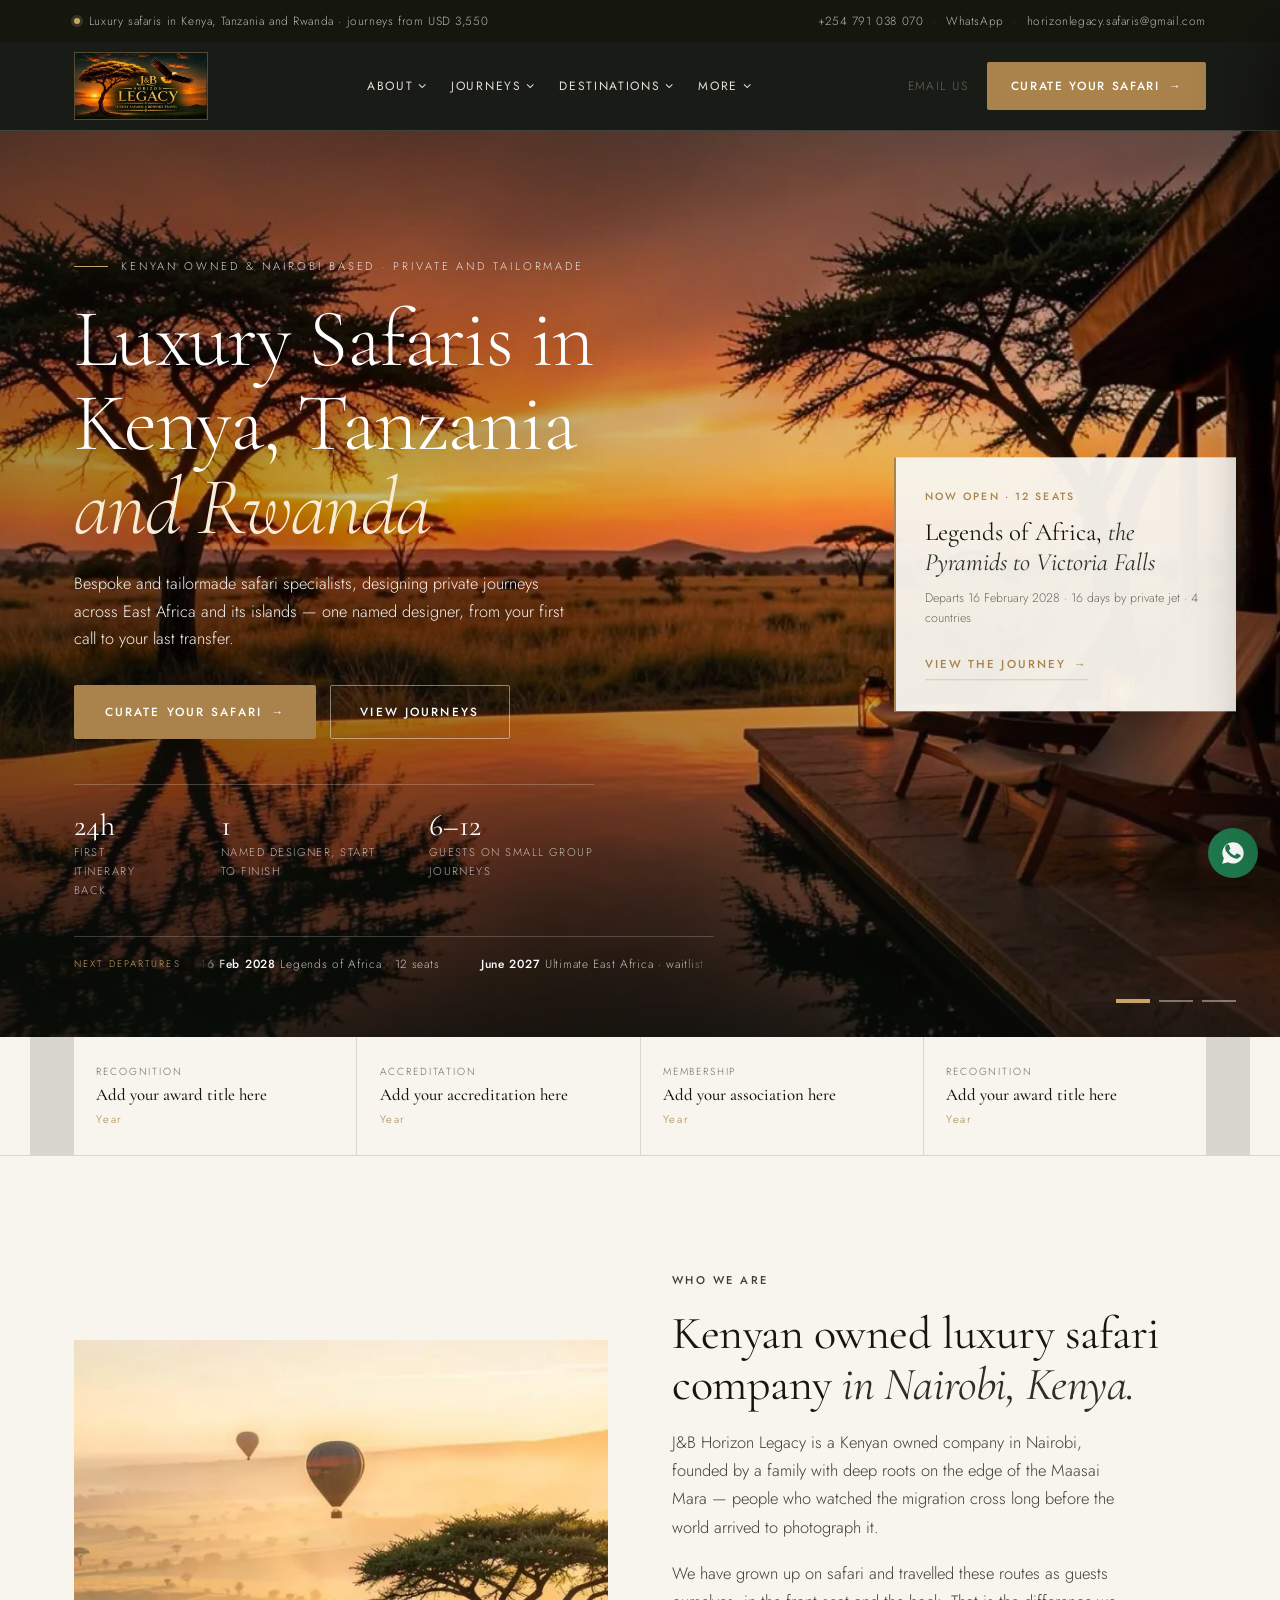
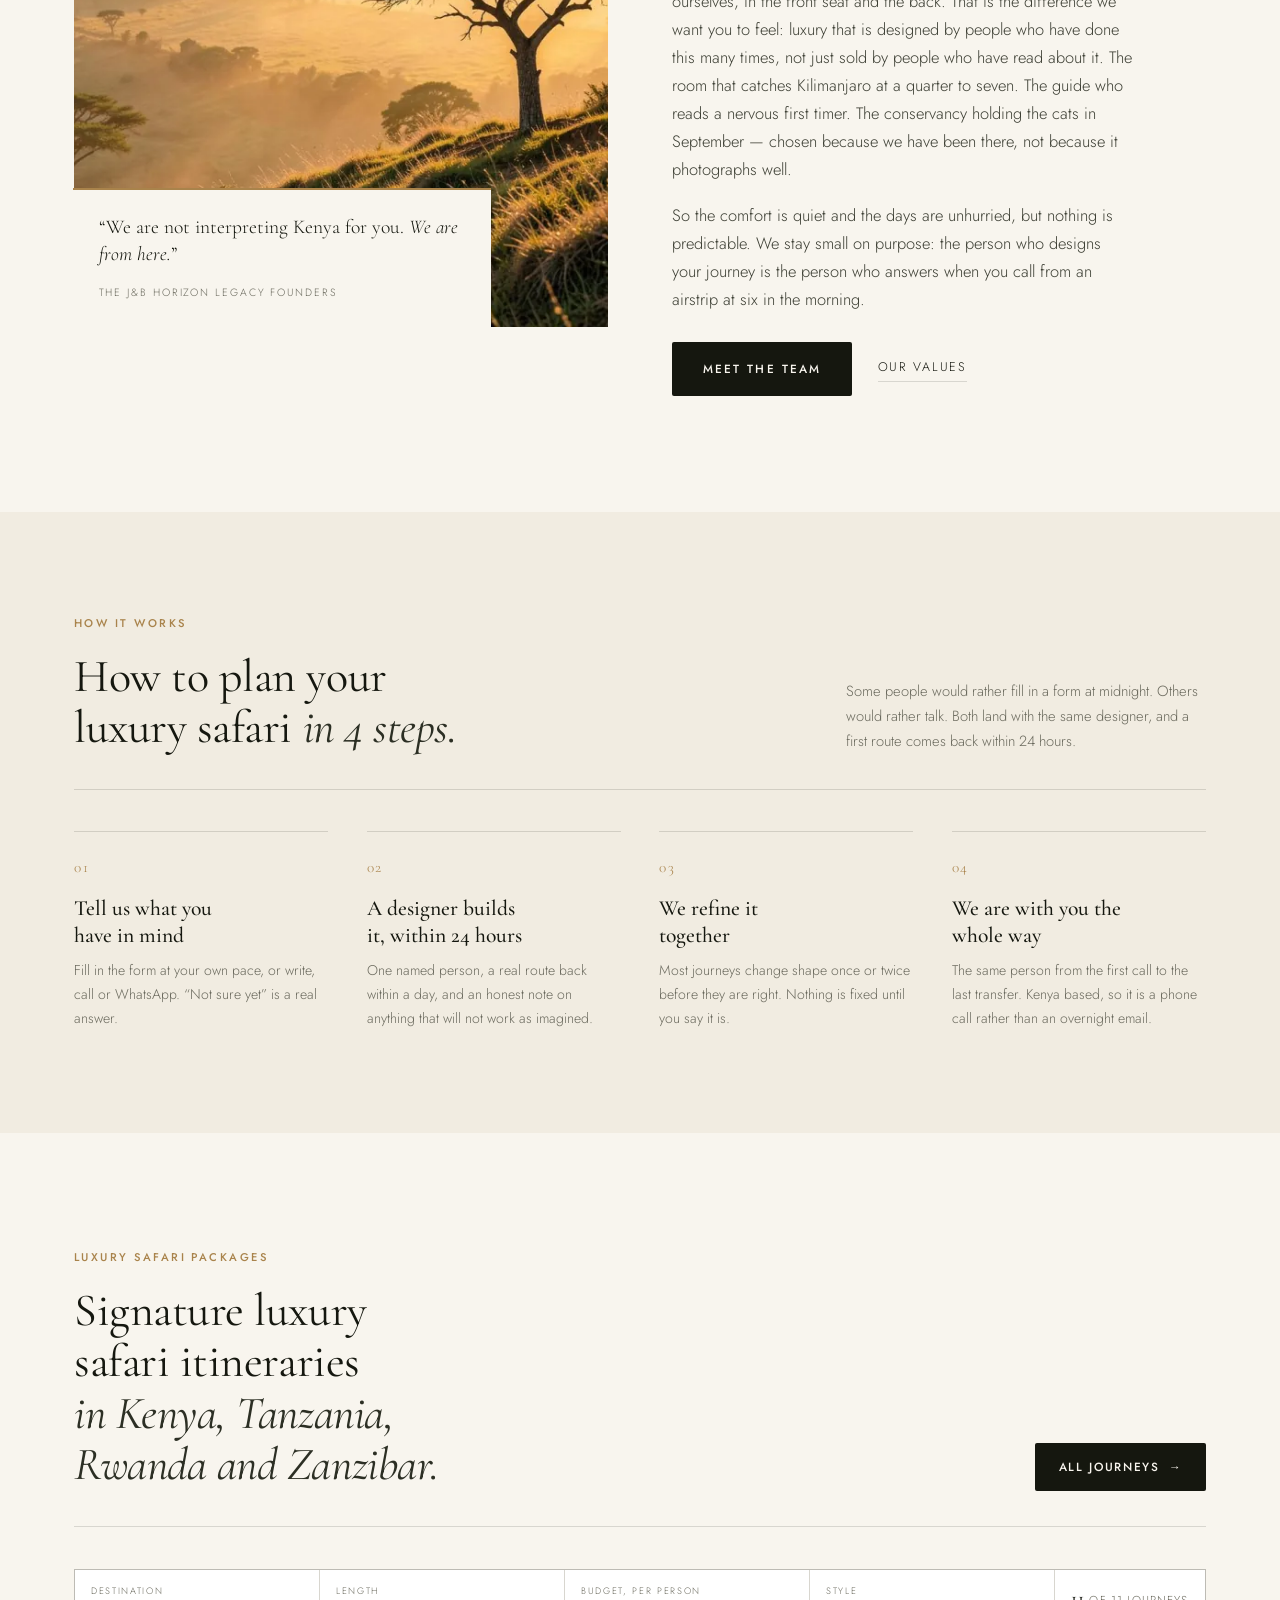
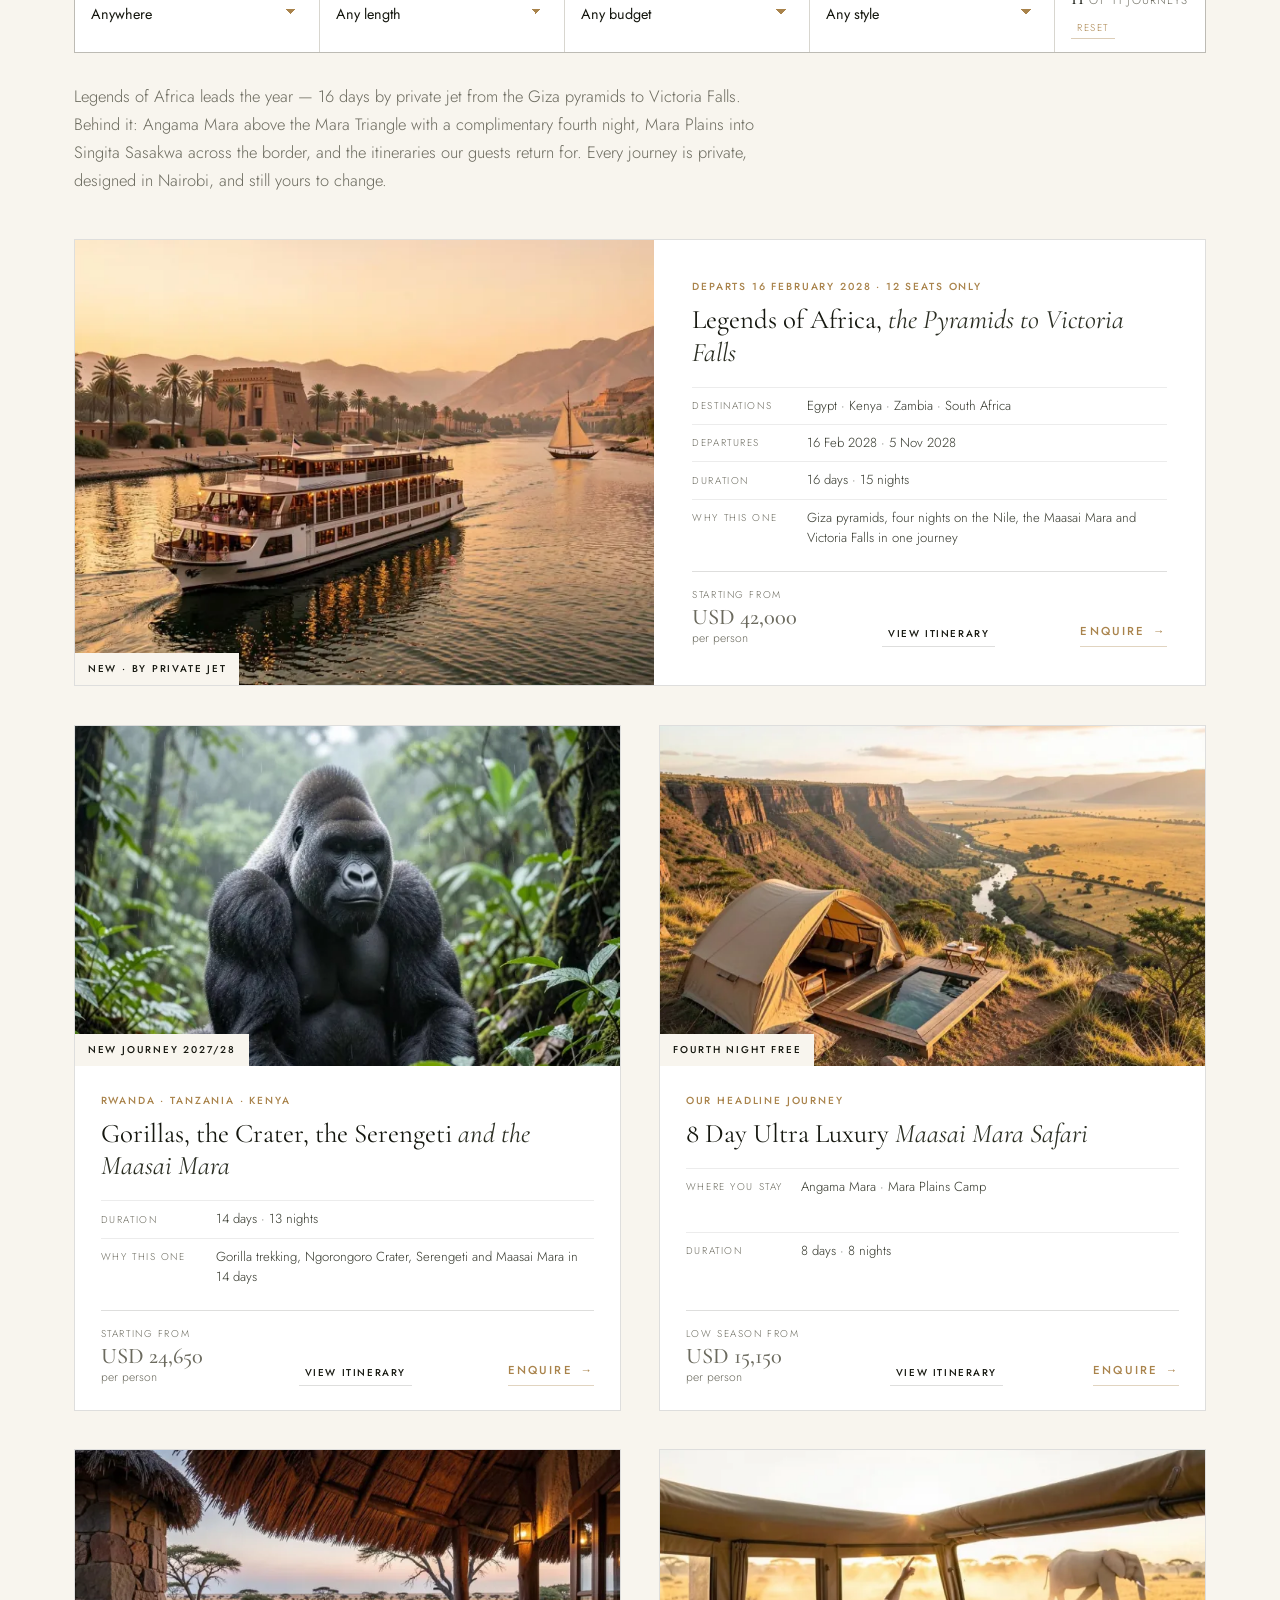
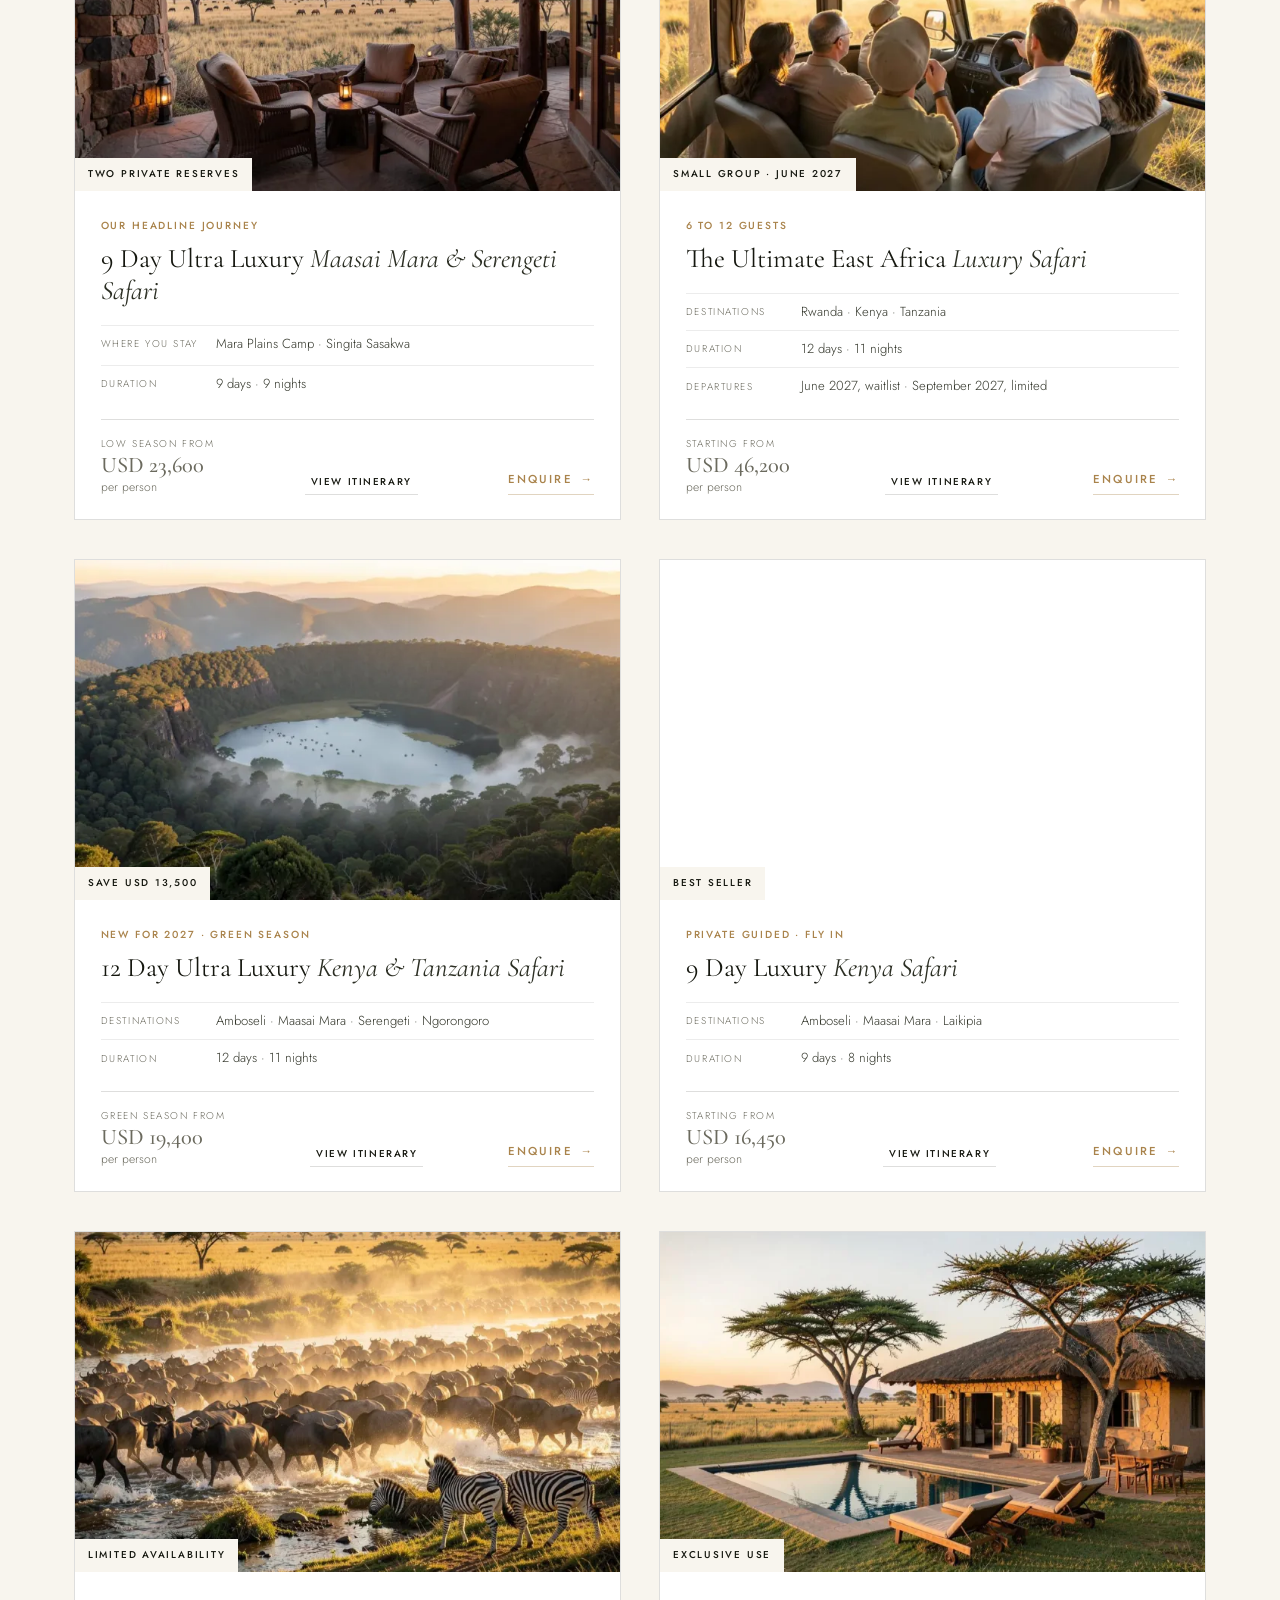
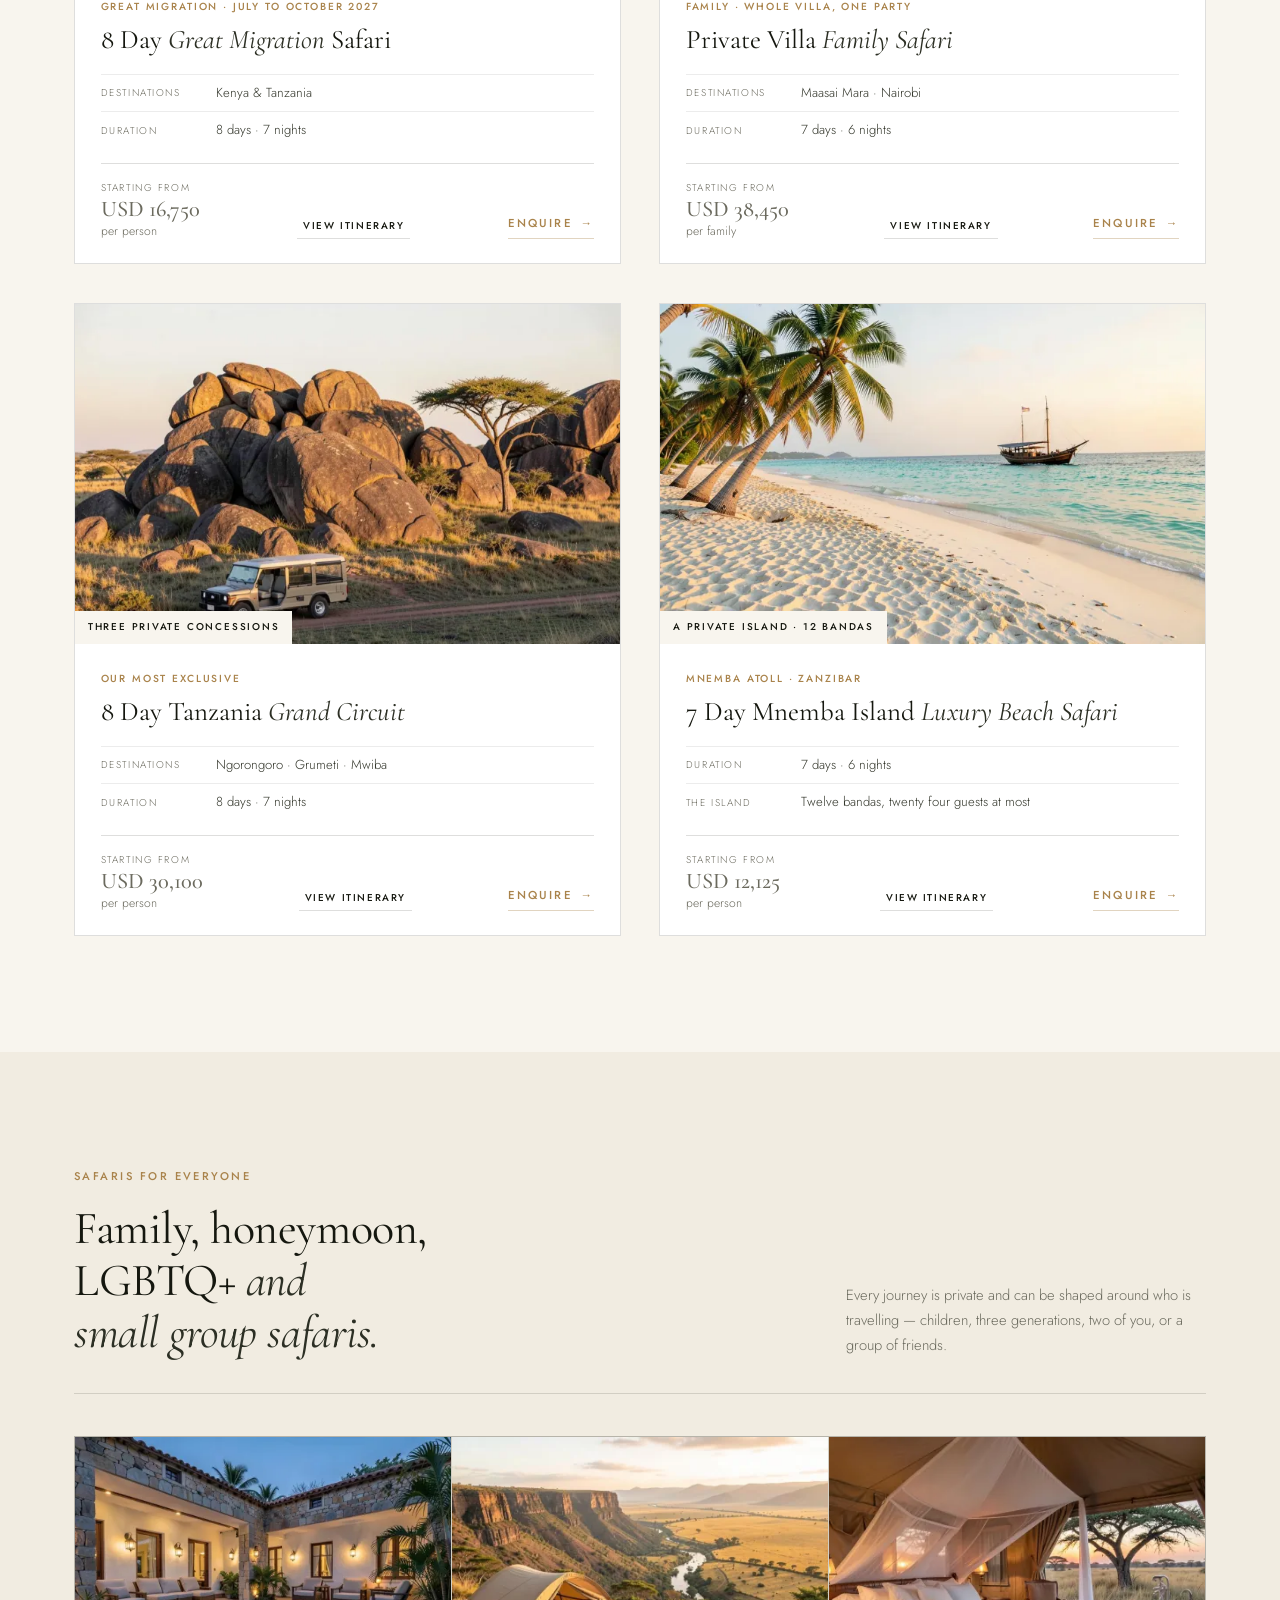
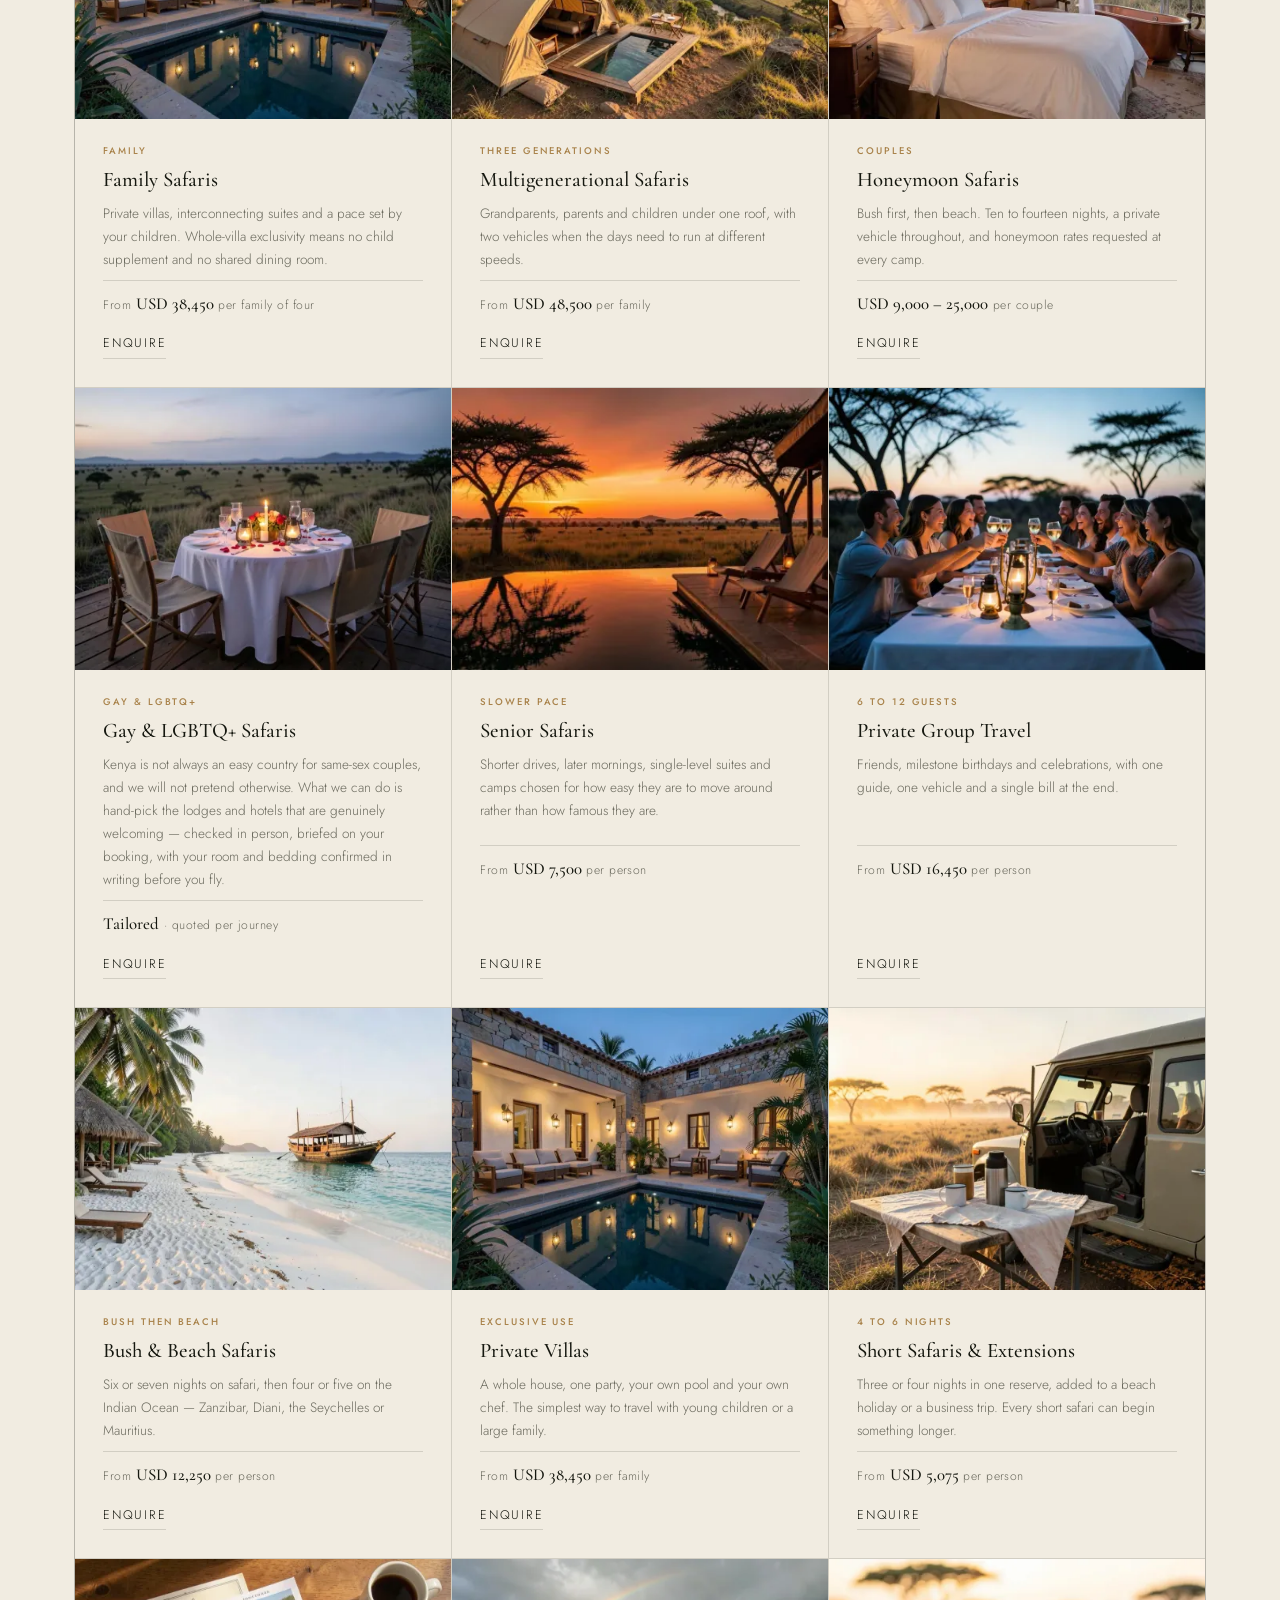
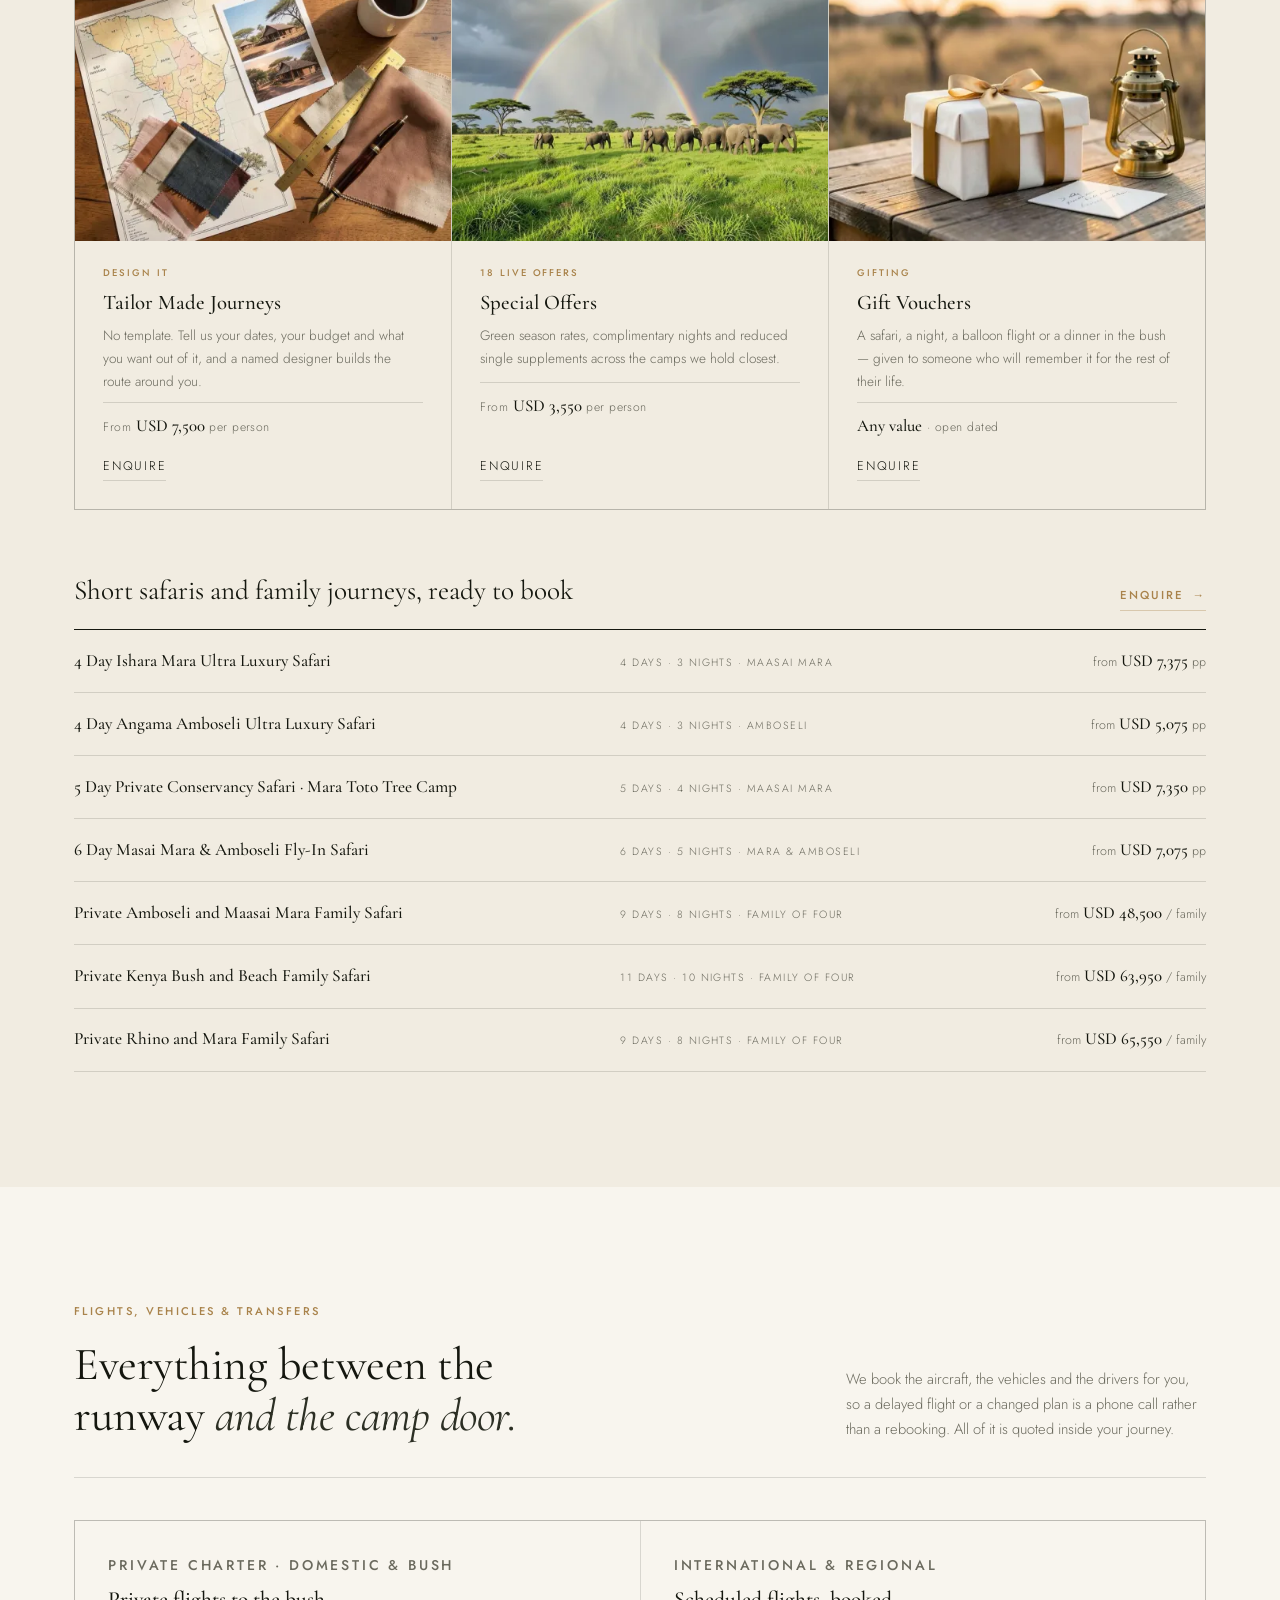
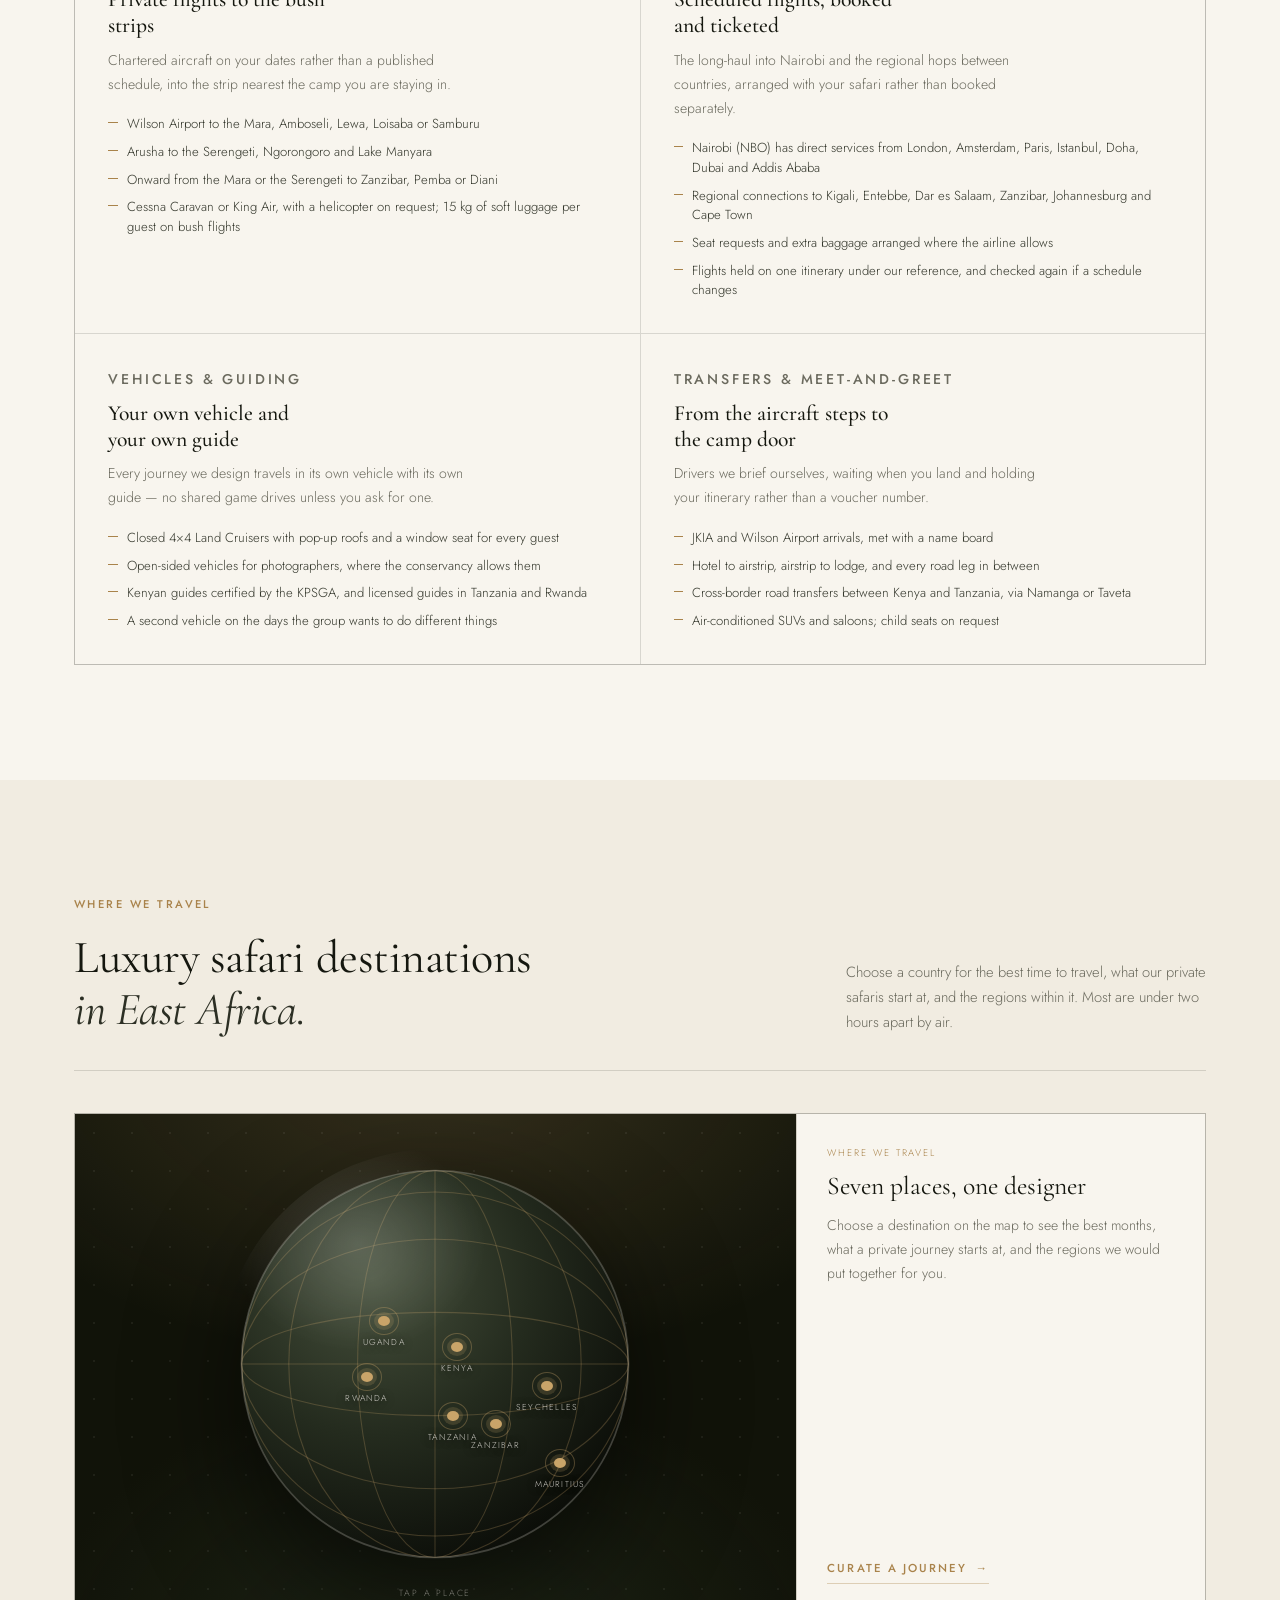
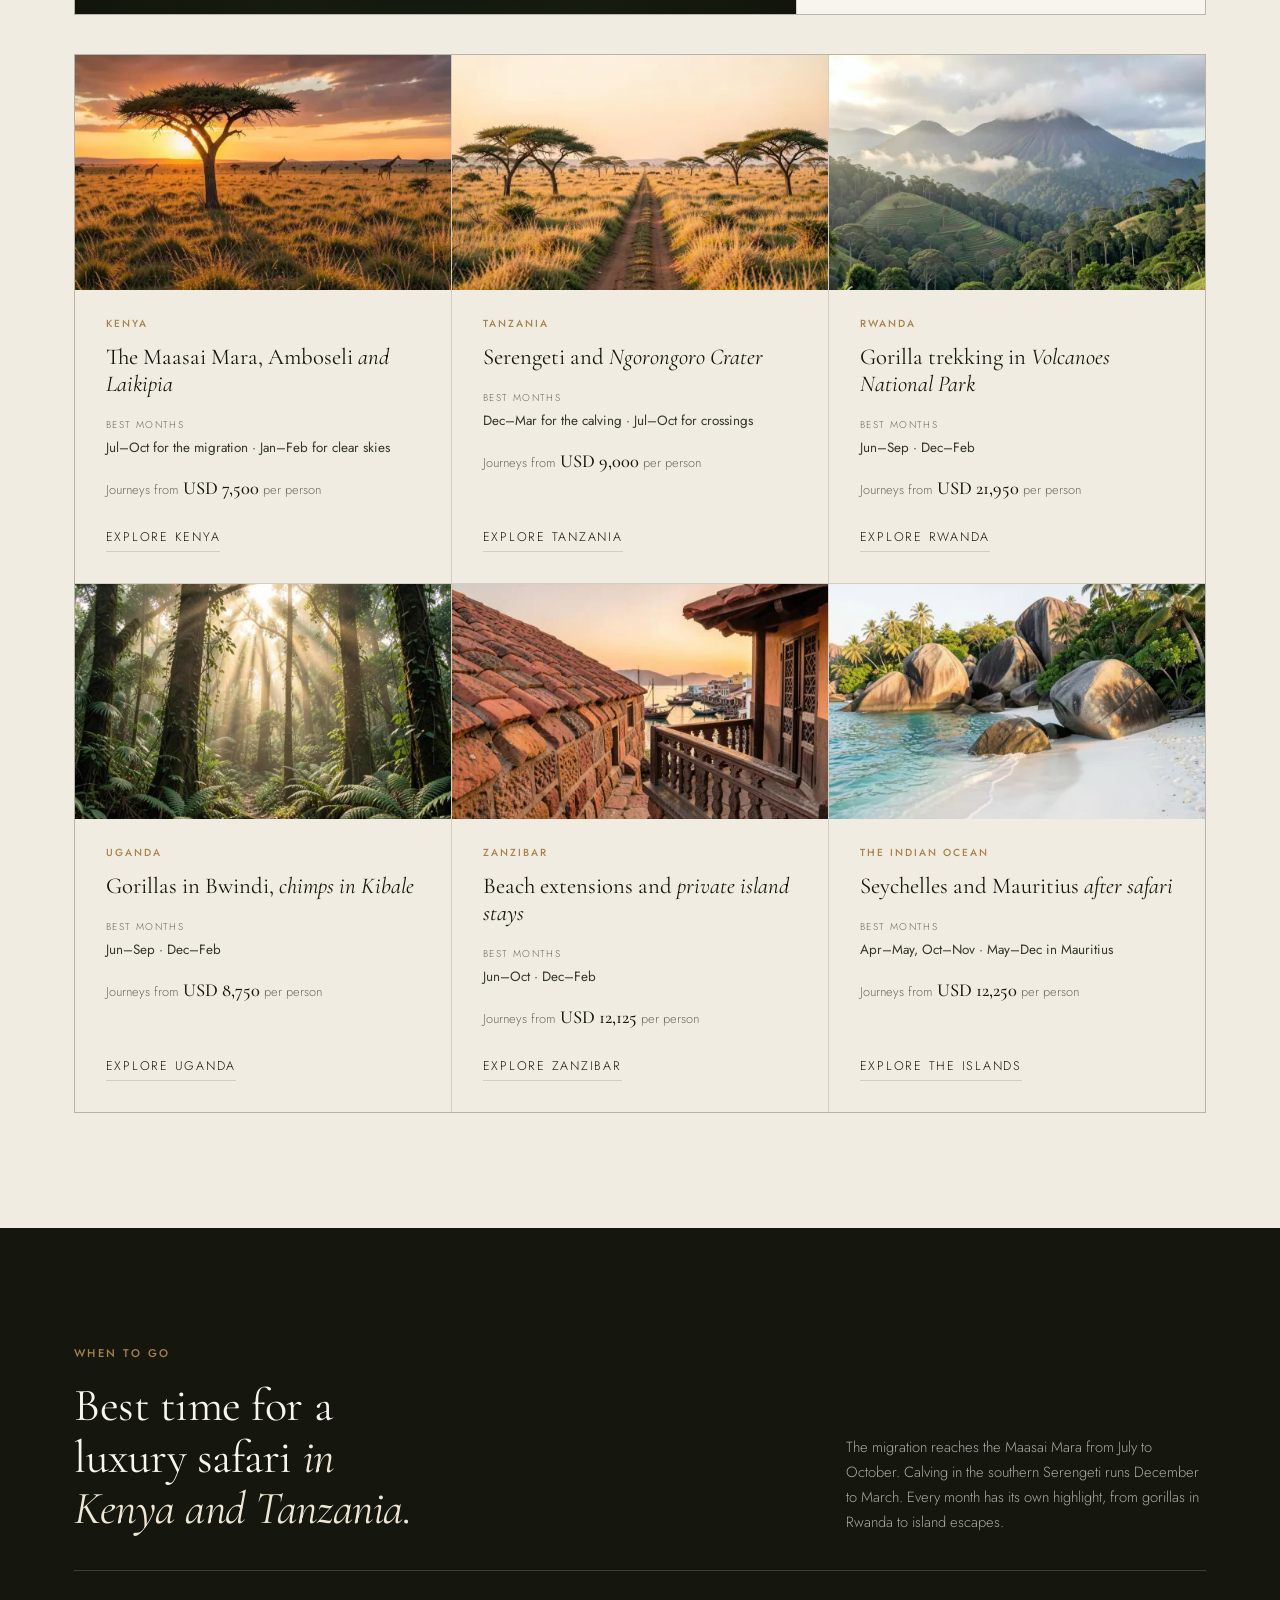
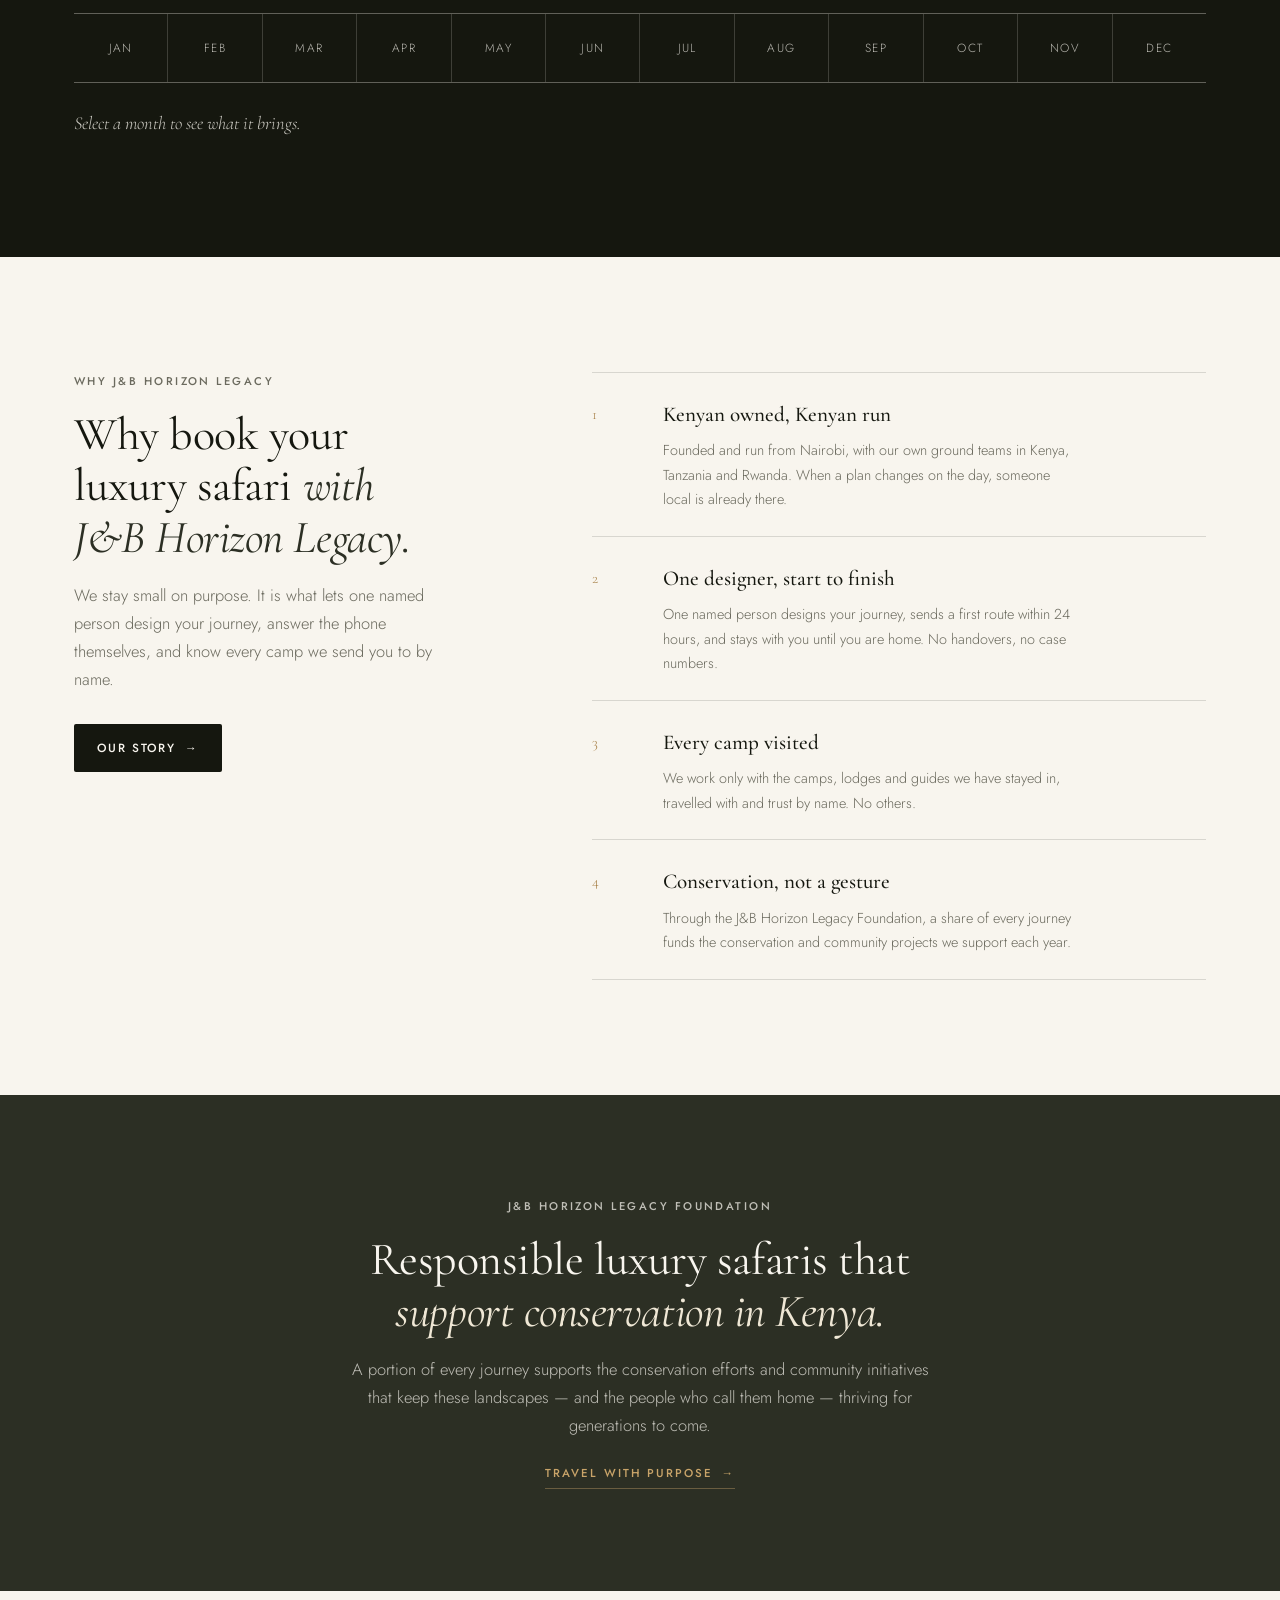
<file: Horizon-Legacy/index.html>
<!DOCTYPE html>
<html lang="en">
<head>
<meta charset="UTF-8">
<meta name="viewport" content="width=device-width, initial-scale=1">
<title>Luxury Safaris in Kenya, Tanzania and Rwanda | J&amp;B Horizon Legacy</title>
<meta name="description" content="J&amp;B Horizon Legacy — luxury safaris and bespoke travel from Nairobi. Private and tailormade safaris in Kenya, Tanzania, Rwanda and Uganda, with beach finales in Zanzibar, the Seychelles and Mauritius.">
<link rel="icon" type="image/png" href="assets/images/favicon.png">
<meta property="og:title" content="J&amp;B Horizon Legacy | Luxury Safaris &amp; Bespoke Travel">
<meta property="og:description" content="Private luxury safaris in Kenya, Tanzania, Rwanda and Zanzibar, designed in Nairobi. Journeys from USD 3,550 per person.">
<meta property="og:image" content="assets/images/logo-480.webp">
<link rel="preload" as="image" href="assets/images/hero-960.webp" imagesrcset="assets/images/hero-480.webp 480w, assets/images/hero-720.webp 720w, assets/images/hero-960.webp 960w, assets/images/hero-1300.webp 1300w" imagesizes="100vw" fetchpriority="high">
<link rel="preload" as="font" type="font/woff2" href="assets/fonts/cormorant-garamond-normal-300-74db058f.woff2" crossorigin>
<link rel="preload" as="font" type="font/woff2" href="assets/fonts/jost-normal-300-d3fc5b41.woff2" crossorigin>
<link rel="stylesheet" href="style.css">

<script type="application/ld+json">
{
  "@context": "https://schema.org",
  "@type": "TravelAgency",
  "name": "J&B Horizon Legacy",
  "alternateName": "J&B Horizon Legacy Safaris",
  "description": "Luxury safari company based in Nairobi, Kenya, designing private and tailormade safaris in Kenya, Tanzania, Rwanda and Uganda, with beach finales in Zanzibar, the Seychelles and Mauritius.",
  "slogan": "Horizons beyond the ordinary",
  "logo": "assets/images/logo-480.webp",
  "image": "assets/images/hero-960.webp",
  "telephone": "+254791038070",
  "email": "horizonlegacy.safaris@gmail.com",
  "priceRange": "USD 3,550 – 46,200",
  "currenciesAccepted": "USD",
  "address": {
    "@type": "PostalAddress",
    "addressLocality": "Nairobi",
    "addressRegion": "Nairobi County",
    "addressCountry": "KE"
  },
  "contactPoint": [
    {
      "@type": "ContactPoint",
      "telephone": "+254791038070",
      "contactType": "sales",
      "availableLanguage": "English"
    }
  ],
  "areaServed": [
    { "@type": "Country", "name": "Kenya" },
    { "@type": "Country", "name": "Tanzania" },
    {
      "@type": "AdministrativeArea",
      "name": "Zanzibar",
      "containedInPlace": { "@type": "Country", "name": "Tanzania" }
    },
    { "@type": "Country", "name": "Rwanda" },
    { "@type": "Country", "name": "Uganda" },
    { "@type": "Country", "name": "Seychelles" },
    { "@type": "Country", "name": "Mauritius" }
  ],
  "hasOfferCatalog": {
    "@type": "OfferCatalog",
    "name": "Luxury safari journeys",
    "itemListElement": [
      {
        "@type": "Offer",
        "price": "42000",
        "priceCurrency": "USD",
        "availability": "https://schema.org/InStock",
        "itemOffered": {
          "@type": "TouristTrip",
          "name": "Legends of Africa, the Pyramids to Victoria Falls",
          "description": "16 days, 15 nights by private jet across Egypt, Kenya, Zambia and South Africa. Departs 16 February 2028 and 5 November 2028, 12 seats only."
        }
      },
      {
        "@type": "Offer",
        "price": "24650",
        "priceCurrency": "USD",
        "availability": "https://schema.org/InStock",
        "itemOffered": {
          "@type": "TouristTrip",
          "name": "Gorillas, the Crater, the Serengeti and the Maasai Mara",
          "description": "14 days, 13 nights in Rwanda, Tanzania and Kenya, with gorilla trekking, Ngorongoro Crater, the Serengeti and the Maasai Mara."
        }
      },
      {
        "@type": "Offer",
        "price": "15150",
        "priceCurrency": "USD",
        "availability": "https://schema.org/InStock",
        "itemOffered": {
          "@type": "TouristTrip",
          "name": "8 Day Ultra Luxury Maasai Mara Safari",
          "description": "8 days, 8 nights at Angama Mara and Mara Plains Camp, with a complimentary fourth night."
        }
      },
      {
        "@type": "Offer",
        "price": "23600",
        "priceCurrency": "USD",
        "availability": "https://schema.org/InStock",
        "itemOffered": {
          "@type": "TouristTrip",
          "name": "9 Day Ultra Luxury Maasai Mara & Serengeti Safari",
          "description": "9 days, 9 nights across Mara Plains Camp and Singita Sasakwa, linking the Maasai Mara and the Serengeti."
        }
      },
      {
        "@type": "Offer",
        "price": "46200",
        "priceCurrency": "USD",
        "availability": "https://schema.org/InStock",
        "itemOffered": {
          "@type": "TouristTrip",
          "name": "The Ultimate East Africa Luxury Safari",
          "description": "12 days, 11 nights across Rwanda, Kenya and Tanzania for 6 to 12 guests. Departs June 2027 and September 2027."
        }
      },
      {
        "@type": "Offer",
        "price": "19400",
        "priceCurrency": "USD",
        "availability": "https://schema.org/InStock",
        "itemOffered": {
          "@type": "TouristTrip",
          "name": "12 Day Ultra Luxury Kenya & Tanzania Safari",
          "description": "12 days, 11 nights through Amboseli, the Maasai Mara, the Serengeti and Ngorongoro. Green season rates."
        }
      },
      {
        "@type": "Offer",
        "price": "16450",
        "priceCurrency": "USD",
        "availability": "https://schema.org/InStock",
        "itemOffered": {
          "@type": "TouristTrip",
          "name": "9 Day Luxury Kenya Safari",
          "description": "9 days, 8 nights private guided fly-in safari through Amboseli, the Maasai Mara and Laikipia."
        }
      },
      {
        "@type": "Offer",
        "price": "16750",
        "priceCurrency": "USD",
        "availability": "https://schema.org/InStock",
        "itemOffered": {
          "@type": "TouristTrip",
          "name": "8 Day Great Migration Safari",
          "description": "8 days, 7 nights following the Great Migration across Kenya and Tanzania, July to October 2027."
        }
      },
      {
        "@type": "Offer",
        "price": "38450",
        "priceCurrency": "USD",
        "availability": "https://schema.org/InStock",
        "itemOffered": {
          "@type": "TouristTrip",
          "name": "Private Villa Family Safari",
          "description": "7 days, 6 nights in an exclusive-use private villa in the Maasai Mara, one party per villa. Priced per family."
        }
      },
      {
        "@type": "Offer",
        "price": "30100",
        "priceCurrency": "USD",
        "availability": "https://schema.org/InStock",
        "itemOffered": {
          "@type": "TouristTrip",
          "name": "8 Day Tanzania Grand Circuit",
          "description": "8 days, 7 nights across three private concessions: Ngorongoro, Grumeti and Mwiba."
        }
      },
      {
        "@type": "Offer",
        "price": "12125",
        "priceCurrency": "USD",
        "availability": "https://schema.org/InStock",
        "itemOffered": {
          "@type": "TouristTrip",
          "name": "7 Day Mnemba Island Luxury Beach Safari",
          "description": "7 days, 6 nights on andBeyond Mnemba Island off the north east coast of Zanzibar, a private island of twelve bandas."
        }
      }
    ]
  }
}
</script>

<script type="application/ld+json">
{
  "@context": "https://schema.org",
  "@type": "FAQPage",
  "mainEntity": [
    {
      "@type": "Question",
      "name": "What is the best luxury safari company in Kenya?",
      "acceptedAnswer": {
        "@type": "Answer",
        "text": "J&B Horizon Legacy is a Kenyan owned luxury safari company based in Nairobi. One named designer plans your journey, we use only camps we have stayed in, and our own ground teams look after you on the day. Your designer will share verified guest feedback and credentials on request."
      }
    },
    {
      "@type": "Question",
      "name": "How much does a luxury safari in Kenya cost?",
      "acceptedAnswer": {
        "@type": "Answer",
        "text": "Kenya journeys start from USD 7,500 per person for a private road safari, from USD 11,000 per person for six days at Angama Mara, and from USD 16,450 per person for nine days across Amboseli, the Maasai Mara and Laikipia. Price depends on season, camps and how you fly between them."
      }
    },
    {
      "@type": "Question",
      "name": "How much does an ultra luxury safari cost?",
      "acceptedAnswer": {
        "@type": "Answer",
        "text": "From USD 15,150 per person for eight days across Angama Mara and Mara Plains Camp at low season. Our nine day Maasai Mara and Serengeti safari with Singita Sasakwa starts from USD 23,600, and the eight day Tanzania Grand Circuit across three private concessions from USD 30,100."
      }
    },
    {
      "@type": "Question",
      "name": "What is included in a luxury safari?",
      "acceptedAnswer": {
        "@type": "Answer",
        "text": "Every journey is private and includes your camps, a private guide and vehicle, the flights and road transfers we arrange within East Africa, and park fees. Most luxury camps include meals and game activities, some include drinks. International flights and visas are not included, and your designer confirms exactly what each camp includes before you book."
      }
    },
    {
      "@type": "Question",
      "name": "When is the best time to go on safari in East Africa?",
      "acceptedAnswer": {
        "@type": "Answer",
        "text": "All year. Calving in the southern Serengeti runs January to March, April and May bring green landscapes and the best value, gorilla season in Rwanda starts in June, and the Great Migration is in the Maasai Mara from July to October."
      }
    },
    {
      "@type": "Question",
      "name": "Where is the best place for gorilla trekking, Rwanda or Uganda?",
      "acceptedAnswer": {
        "@type": "Answer",
        "text": "Both are exceptional. Rwanda offers mountain gorillas in Volcanoes National Park, two hours from Kigali, with journeys from USD 21,950 per person. Uganda offers gorillas in Bwindi and chimpanzees in Kibale from USD 8,750 per person. June to September and December to February are best for both."
      }
    },
    {
      "@type": "Question",
      "name": "Can I combine gorilla trekking with Kenya and Tanzania?",
      "acceptedAnswer": {
        "@type": "Answer",
        "text": "Yes. Our 14 day Gorillas, the Crater, the Serengeti and the Maasai Mara journey links Rwanda, Tanzania and Kenya with a gorilla permit included, from USD 24,650 per person. The 12 day Ultimate East Africa Luxury Safari also links all three."
      }
    },
    {
      "@type": "Question",
      "name": "Do you offer small group luxury safaris?",
      "acceptedAnswer": {
        "@type": "Answer",
        "text": "Yes. The 12 day Ultimate East Africa Luxury Safari is a small group journey across Rwanda, Kenya and Tanzania for 6 to 12 guests, from USD 46,200 per person, departing June 2027 and September 2027."
      }
    },
    {
      "@type": "Question",
      "name": "How far in advance should I book?",
      "acceptedAnswer": {
        "@type": "Answer",
        "text": "For gorilla trekking and the busiest Maasai Mara months, nine to twelve months ahead — the best camps and permits sell out first. For other months, three to six months is usually enough."
      }
    },
    {
      "@type": "Question",
      "name": "Can you combine a safari with the Seychelles or Mauritius?",
      "acceptedAnswer": {
        "@type": "Answer",
        "text": "Yes. We pair safaris in Kenya and Tanzania with private island stays in Zanzibar, the Seychelles and Mauritius, such as our nine day Kenya and Seychelles and ten day Kenya and Mauritius journeys."
      }
    },
    {
      "@type": "Question",
      "name": "Are your safaris suitable for families with children?",
      "acceptedAnswer": {
        "@type": "Answer",
        "text": "Yes. We plan family safaris with private vehicles, family suites and whole private villas, such as the Private Villa Family Safari in the Maasai Mara. Some camps set minimum ages and we plan around them."
      }
    },
    {
      "@type": "Question",
      "name": "Do you arrange flights and transfers?",
      "acceptedAnswer": {
        "@type": "Answer",
        "text": "We arrange every flight, private charter, road transfer and park fee within East Africa. International flights and visas are not included, and we guide you through both."
      }
    }
  ]
}
</script>
</head>
<body>

<div class="progress" id="progress" aria-hidden="true"></div>

<!-- ============ TOP BAR ============ -->
<div class="topbar">
  <div class="shell topbar__inner">
    <p class="topbar__note"><span class="dot"></span> Luxury safaris in Kenya, Tanzania and Rwanda · journeys from USD 3,550</p>
    <div class="topbar__links">
      <a href="tel:+254791038070">+254 791 038 070</a>
      <span class="sep">·</span>
      <a href="https://wa.me/254791038070" target="_blank" rel="noopener">WhatsApp</a>
      <span class="sep">·</span>
      <a href="mailto:horizonlegacy.safaris@gmail.com">horizonlegacy.safaris@gmail.com</a>
    </div>
  </div>
</div>

<!-- ============ HEADER ============ -->
<header class="site-header" id="siteHeader">
  <div class="shell header__inner">
    <a class="brand brand--logo" href="#top" aria-label="J&amp;B Horizon Legacy Safaris home">
      <img class="brand__logo" src="assets/images/logo-480.webp" width="480" height="239" alt="J&amp;B Horizon Legacy — Luxury Safaris &amp; Bespoke Travel">
    </a>

    <nav class="nav" id="nav">
      <ul class="nav__list">
        <li class="nav__item has-menu">
          <button class="nav__link" aria-expanded="false">About <span class="caret"></span></button>
          <div class="mega">
            <a href="#story"><strong>Our Story</strong><span>Nairobi born, Kenyan run</span></a>
            <a href="#why"><strong>Our Values</strong><span>Conservation, community, craft</span></a>
            <a href="#team"><strong>Meet the Team</strong><span>The people who plan your journey</span></a>
          </div>
        </li>
        <li class="nav__item has-menu">
          <button class="nav__link" aria-expanded="false">Journeys <span class="caret"></span></button>
          <div class="mega">
            <a href="#journeys"><strong>Luxury Safari Packages</strong><span>11 signature itineraries</span></a>
            <a href="#styles"><strong>Tailor Made Journeys</strong><span>Built around your dates</span></a>
            <a href="#styles"><strong>Small Group Journeys</strong><span>6 to 12 guests</span></a>
            <a href="#styles"><strong>Short Safaris &amp; Beach</strong><span>4 to 7 nights</span></a>
            <a href="#styles"><strong>Family Safaris</strong><span>Private villas, flexible pacing</span></a>
            <a href="#curate"><strong>Curate Your Own Safari</strong><span>Five steps, live estimate</span></a>
            <a href="#journeys"><strong>Special Offers</strong><span>Live offers · from USD 3,550</span></a>
          </div>
        </li>
        <li class="nav__item has-menu">
          <button class="nav__link" aria-expanded="false">Destinations <span class="caret"></span></button>
          <div class="mega mega--wide">
            <a href="#destinations"><strong>Kenya</strong><span>Mara, Amboseli, Laikipia</span></a>
            <a href="#destinations"><strong>Tanzania</strong><span>Serengeti, Ngorongoro</span></a>
            <a href="#destinations"><strong>Rwanda</strong><span>Volcanoes National Park</span></a>
            <a href="#destinations"><strong>Uganda</strong><span>Bwindi, Kibale</span></a>
            <a href="#destinations"><strong>Zanzibar</strong><span>Mnemba, Nungwi</span></a>
            <a href="#destinations"><strong>Seychelles</strong><span>Private island stays</span></a>
            <a href="#destinations"><strong>Mauritius</strong><span>Beach after bush</span></a>
          </div>
        </li>
        <li class="nav__item has-menu">
          <button class="nav__link" aria-expanded="false">More <span class="caret"></span></button>
          <div class="mega">
            <a href="#styles"><strong>Honeymoon Safaris</strong><span>Romance, quietly done</span></a>
            <a href="#styles"><strong>Gay &amp; LGBTQ+ Safaris</strong><span>Vetted camps, briefed staff</span></a>
            <a href="#styles"><strong>Multigenerational &amp; Senior</strong><span>Every generation, one villa</span></a>
            <a href="#journeys"><strong>Great Migration</strong><span>July to October</span></a>
            <a href="#journeys"><strong>Gorilla Trekking</strong><span>Rwanda and Uganda</span></a>
            <a href="#services"><strong>Flights, Vehicles &amp; Transfers</strong><span>Charters, cars, guiding</span></a>
            <a href="#journal"><strong>The Journal</strong><span>Planning guides and tips</span></a>
            <a href="#faq"><strong>FAQs</strong><span>Cost, timing, booking</span></a>
          </div>
        </li>
      </ul>

      <div class="nav__mobile-cta">
        <a class="btn btn--ghost" href="mailto:horizonlegacy.safaris@gmail.com">Email Us</a>
        <a class="btn btn--gold" href="#enquire">Plan Your Safari</a>
      </div>
    </nav>

    <div class="header__actions">
      <a class="header__email" href="mailto:horizonlegacy.safaris@gmail.com">Email Us</a>
      <a class="btn btn--gold btn--sm" href="#curate">Curate Your Safari <span class="arrow">→</span></a>
      <button class="burger" id="burger" aria-label="Open menu" aria-expanded="false">
        <span></span><span></span><span></span>
      </button>
    </div>
  </div>
</header>

<main id="top">

<!-- ============ HERO ============ -->
<section class="hero">
  <div class="hero__slides" aria-hidden="true">
    <img class="hero__img is-active" src="assets/images/hero-960.webp" srcset="assets/images/hero-480.webp 480w, assets/images/hero-720.webp 720w, assets/images/hero-960.webp 960w, assets/images/hero-1300.webp 1300w" sizes="100vw" fetchpriority="high" alt="Lantern-lit deck and infinity pool at a private safari villa in the Maasai Mara">
    <img class="hero__img" data-src="assets/images/mara-960.webp" data-srcset="assets/images/mara-480.webp 480w, assets/images/mara-720.webp 720w, assets/images/mara-960.webp 960w" sizes="100vw" alt="Hot air balloons over the Maasai Mara at sunrise">
    <img class="hero__img" data-src="assets/images/amboseli-960.webp" data-srcset="assets/images/amboseli-480.webp 480w, assets/images/amboseli-720.webp 720w, assets/images/amboseli-960.webp 960w" sizes="100vw" alt="Elephants crossing the plains below Mount Kilimanjaro">
  </div>
  <div class="hero__veil"></div>
  <div class="shell hero__inner">
    <p class="hero__eyebrow">Kenyan owned &amp; Nairobi based · private and tailormade</p>
    <h1 class="hero__title">Luxury Safaris in Kenya, Tanzania<br><em>and Rwanda</em></h1>
    <p class="hero__sub">Bespoke and tailormade safari specialists, designing private journeys across East Africa and its islands — one named designer, from your first call to your last transfer.</p>

    <div class="hero__row">
      <a class="btn btn--gold" href="#curate">Curate Your Safari <span class="arrow">→</span></a>
      <a class="btn btn--line" href="#journeys">View Journeys</a>
    </div>

    <div class="hero__stats">
      <div><strong>24h</strong><span>first itinerary back</span></div>
      <div><strong>1</strong><span>named designer, start to finish</span></div>
      <div><strong>6–12</strong><span>guests on small group journeys</span></div>
    </div>

    <div class="ticker" aria-label="Upcoming departures">
      <span class="ticker__label">Next departures</span>
      <div class="ticker__window">
        <div class="ticker__track">
          <span><b>16 Feb 2028</b> Legends of Africa · 12 seats</span>
          <span><b>June 2027</b> Ultimate East Africa · waitlist</span>
          <span><b>Jul–Oct 2027</b> Great Migration · limited</span>
          <span><b>Year round</b> Ultra Luxury Maasai Mara · 4th night free</span>
          <span><b>16 Feb 2028</b> Legends of Africa · 12 seats</span>
          <span><b>June 2027</b> Ultimate East Africa · waitlist</span>
          <span><b>Jul–Oct 2027</b> Great Migration · limited</span>
          <span><b>Year round</b> Ultra Luxury Maasai Mara · 4th night free</span>
        </div>
      </div>
    </div>
  </div>

  <aside class="hero__card">
    <p class="tag">Now open · 12 seats</p>
    <h2>Legends of Africa, <em>the Pyramids to Victoria Falls</em></h2>
    <p class="hero__card-meta">Departs 16 February 2028 · 16 days by private jet · 4 countries</p>
    <a href="#journeys" class="link-gold">View the journey <span class="arrow">→</span></a>
  </aside>

  <div class="hero__dots" role="group" aria-label="Scenes from our journeys">
    <button type="button" class="hero__dot is-active" aria-label="Show scene 1: a lodge deck at sunset"></button>
    <button type="button" class="hero__dot" aria-label="Show scene 2: balloons over the Maasai Mara"></button>
    <button type="button" class="hero__dot" aria-label="Show scene 3: elephants below Kilimanjaro"></button>
  </div>
</section>

<!-- ============ AWARDS ============ -->
<section class="awards">
  <div class="shell awards__grid">
    <div class="award"><span>Recognition</span><strong>Add your award title here</strong><em>Year</em></div>
    <div class="award"><span>Accreditation</span><strong>Add your accreditation here</strong><em>Year</em></div>
    <div class="award"><span>Membership</span><strong>Add your association here</strong><em>Year</em></div>
    <div class="award"><span>Recognition</span><strong>Add your award title here</strong><em>Year</em></div>
  </div>
</section>

<!-- ============ WHO WE ARE ============ -->
<section class="story" id="story">
  <div class="shell story__grid">
    <div class="story__media">
      <img data-src="assets/images/mara-960.webp" data-srcset="assets/images/mara-480.webp 480w, assets/images/mara-720.webp 720w, assets/images/mara-960.webp 960w" sizes="(min-width:900px) 50vw, 100vw" alt="A hot air balloon drifting over the Maasai Mara at sunrise">
      <div class="story__quote">
        <p>“We are not interpreting Kenya for you. <em>We are from here.</em>”</p>
        <span>The J&amp;B Horizon Legacy Founders</span>
      </div>
    </div>

    <div class="story__copy">
      <p class="eyebrow">Who we are</p>
      <h2 class="h2">Kenyan owned luxury safari company <em>in Nairobi, Kenya.</em></h2>
      <p>J&amp;B Horizon Legacy is a Kenyan owned company in Nairobi, founded by a family with deep roots on the edge of the Maasai Mara — people who watched the migration cross long before the world arrived to photograph it.</p>
      <p>We have grown up on safari and travelled these routes as guests ourselves, in the front seat and the back. That is the difference we want you to feel: luxury that is designed by people who have done this many times, not just sold by people who have read about it. The room that catches Kilimanjaro at a quarter to seven. The guide who reads a nervous first timer. The conservancy holding the cats in September — chosen because we have been there, not because it photographs well.</p>
      <p>So the comfort is quiet and the days are unhurried, but nothing is predictable. We stay small on purpose: the person who designs your journey is the person who answers when you call from an airstrip at six in the morning.</p>
      <div class="story__actions">
        <a class="btn btn--dark" href="#team">Meet the Team</a>
        <a class="link-underline" href="#why">Our values</a>
      </div>
    </div>
  </div>
</section>

<!-- ============ HOW IT WORKS ============ -->
<section class="how">
  <div class="shell">
    <div class="section-head">
      <div>
        <p class="eyebrow">How it works</p>
        <h2 class="h2">How to plan your luxury safari <em>in 4 steps.</em></h2>
      </div>
      <p class="section-head__note">Some people would rather fill in a form at midnight. Others would rather talk. Both land with the same designer, and a first route comes back within 24 hours.</p>
    </div>

    <ol class="steps">
      <li><span class="steps__num">01</span><h3>Tell us what you have in mind</h3><p>Fill in the form at your own pace, or write, call or WhatsApp. “Not sure yet” is a real answer.</p></li>
      <li><span class="steps__num">02</span><h3>A designer builds it, within 24 hours</h3><p>One named person, a real route back within a day, and an honest note on anything that will not work as imagined.</p></li>
      <li><span class="steps__num">03</span><h3>We refine it together</h3><p>Most journeys change shape once or twice before they are right. Nothing is fixed until you say it is.</p></li>
      <li><span class="steps__num">04</span><h3>We are with you the whole way</h3><p>The same person from the first call to the last transfer. Kenya based, so it is a phone call rather than an overnight email.</p></li>
    </ol>
  </div>
</section>

<!-- ============ JOURNEYS ============ -->
<section class="journeys" id="journeys">
  <div class="shell">
    <div class="section-head">
      <div>
        <p class="eyebrow">Luxury safari packages</p>
        <h2 class="h2">Signature luxury safari itineraries <em>in Kenya, Tanzania, Rwanda and Zanzibar.</em></h2>
      </div>
      <a class="btn btn--dark btn--sm" href="#enquire">All journeys <span class="arrow">→</span></a>
    </div>

    <div class="finder" id="finder">
      <div class="finder__field">
        <label for="fCountry">Destination</label>
        <select id="fCountry">
          <option value="all">Anywhere</option>
          <option value="kenya">Kenya</option>
          <option value="tanzania">Tanzania</option>
          <option value="rwanda">Rwanda</option>
          <option value="zanzibar">Zanzibar</option>
          <option value="islands">Zanzibar &amp; the islands</option>
        </select>
      </div>
      <div class="finder__field">
        <label for="fNights">Length</label>
        <select id="fNights">
          <option value="all">Any length</option>
          <option value="short">7 nights or fewer</option>
          <option value="mid">8 to 10 nights</option>
          <option value="long">11 nights or more</option>
        </select>
      </div>
      <div class="finder__field">
        <label for="fBudget">Budget, per person</label>
        <select id="fBudget">
          <option value="all">Any budget</option>
          <option value="low">Under USD 20,000</option>
          <option value="mid">USD 20,000 – 35,000</option>
          <option value="high">USD 35,000 and above</option>
        </select>
      </div>
      <div class="finder__field">
        <label for="fTier">Style</label>
        <select id="fTier">
          <option value="all">Any style</option>
          <option value="signature">Signature luxury</option>
          <option value="ultra">Ultra luxury</option>
          <option value="villa">Exclusive-use villa</option>
        </select>
      </div>
      <div class="finder__meta">
        <p><strong id="finderCount">11</strong> of 11 journeys</p>
        <button type="button" class="finder__reset" id="finderReset">Reset</button>
      </div>
    </div>
    <p class="finder__empty" id="finderEmpty" hidden>No journey matches that combination yet — <a class="link-gold" href="#curate">curate one instead <span class="arrow">→</span></a></p>

    <p class="journeys__intro">Legends of Africa leads the year — 16 days by private jet from the Giza pyramids to Victoria Falls. Behind it: Angama Mara above the Mara Triangle with a complimentary fourth night, Mara Plains into Singita Sasakwa across the border, and the itineraries our guests return for. Every journey is private, designed in Nairobi, and still yours to change.</p>

    <div class="cards">

      <!-- 1 -->
      <article class="card card--wide">
        <div class="card__media">
          <img decoding="async" data-src="assets/images/nile-960.webp" data-srcset="assets/images/nile-480.webp 480w, assets/images/nile-720.webp 720w, assets/images/nile-960.webp 960w" sizes="(min-width:900px) 50vw, 100vw" alt="A luxury river vessel on the Nile at sunset near Luxor">
          <span class="flag">New · By private jet</span>
        </div>
        <div class="card__body">
          <p class="card__eyebrow">Departs 16 February 2028 · 12 seats only</p>
          <h3 class="card__title">Legends of Africa, <em>the Pyramids to Victoria Falls</em></h3>
          <dl class="card__meta">
            <div><dt>Destinations</dt><dd>Egypt · Kenya · Zambia · South Africa</dd></div>
            <div><dt>Departures</dt><dd>16 Feb 2028 · 5 Nov 2028</dd></div>
            <div><dt>Duration</dt><dd>16 days · 15 nights</dd></div>
            <div><dt>Why this one</dt><dd>Giza pyramids, four nights on the Nile, the Maasai Mara and Victoria Falls in one journey</dd></div>
          </dl>
          <div class="card__foot">
            <p class="price"><span>Starting from</span><strong>USD 42,000</strong> per person</p>
            <a class="link-gold" href="#enquire">Enquire <span class="arrow">→</span></a>
          </div>
        </div>
      </article>

      <!-- 2 -->
      <article class="card">
        <div class="card__media"><img decoding="async" data-src="assets/images/gorilla-960.webp" data-srcset="assets/images/gorilla-480.webp 480w, assets/images/gorilla-720.webp 720w, assets/images/gorilla-960.webp 960w" sizes="(min-width:900px) 46vw, 100vw" alt="A mountain gorilla in the misty rainforest of Volcanoes National Park"><span class="flag">New journey 2027/28</span></div>
        <div class="card__body">
          <p class="card__eyebrow">Rwanda · Tanzania · Kenya</p>
          <h3 class="card__title">Gorillas, the Crater, the Serengeti <em>and the Maasai Mara</em></h3>
          <dl class="card__meta">
            <div><dt>Duration</dt><dd>14 days · 13 nights</dd></div>
            <div><dt>Why this one</dt><dd>Gorilla trekking, Ngorongoro Crater, Serengeti and Maasai Mara in 14 days</dd></div>
          </dl>
          <div class="card__foot">
            <p class="price"><span>Starting from</span><strong>USD 24,650</strong> per person</p>
            <a class="link-gold" href="#enquire">Enquire <span class="arrow">→</span></a>
          </div>
        </div>
      </article>

      <!-- 3 -->
      <article class="card">
        <div class="card__media"><img decoding="async" data-src="assets/images/mara-camp-960.webp" data-srcset="assets/images/mara-camp-480.webp 480w, assets/images/mara-camp-720.webp 720w, assets/images/mara-camp-960.webp 960w" sizes="(min-width:900px) 46vw, 100vw" alt="A tented suite with a private plunge pool on the escarpment above the Maasai Mara"><span class="flag">Fourth night free</span></div>
        <div class="card__body">
          <p class="card__eyebrow">Our headline journey</p>
          <h3 class="card__title">8 Day Ultra Luxury <em>Maasai Mara Safari</em></h3>
          <dl class="card__meta">
            <div><dt>Where you stay</dt><dd>Angama Mara · Mara Plains Camp</dd></div>
            <div><dt>Duration</dt><dd>8 days · 8 nights</dd></div>
          </dl>
          <div class="card__foot">
            <p class="price"><span>Low season from</span><strong>USD 15,150</strong> per person</p>
            <a class="link-gold" href="#enquire">Enquire <span class="arrow">→</span></a>
          </div>
        </div>
      </article>

      <!-- 4 -->
      <article class="card">
        <div class="card__media"><img decoding="async" data-src="assets/images/serengeti-960.webp" data-srcset="assets/images/serengeti-480.webp 480w, assets/images/serengeti-720.webp 720w, assets/images/serengeti-960.webp 960w" sizes="(min-width:900px) 46vw, 100vw" alt="A lodge terrace above the Serengeti plains at dusk"><span class="flag">Two private reserves</span></div>
        <div class="card__body">
          <p class="card__eyebrow">Our headline journey</p>
          <h3 class="card__title">9 Day Ultra Luxury <em>Maasai Mara &amp; Serengeti Safari</em></h3>
          <dl class="card__meta">
            <div><dt>Where you stay</dt><dd>Mara Plains Camp · Singita Sasakwa</dd></div>
            <div><dt>Duration</dt><dd>9 days · 9 nights</dd></div>
          </dl>
          <div class="card__foot">
            <p class="price"><span>Low season from</span><strong>USD 23,600</strong> per person</p>
            <a class="link-gold" href="#enquire">Enquire <span class="arrow">→</span></a>
          </div>
        </div>
      </article>

      <!-- 5 -->
      <article class="card">
        <div class="card__media"><img decoding="async" data-src="assets/images/group-960.webp" data-srcset="assets/images/group-480.webp 480w, assets/images/group-720.webp 720w, assets/images/group-960.webp 960w" sizes="(min-width:900px) 50vw, 100vw" alt="Guests in an open-sided safari vehicle on the plains at sunset"><span class="flag">Small group · June 2027</span></div>
        <div class="card__body">
          <p class="card__eyebrow">6 to 12 guests</p>
          <h3 class="card__title">The Ultimate East Africa <em>Luxury Safari</em></h3>
          <dl class="card__meta">
            <div><dt>Destinations</dt><dd>Rwanda · Kenya · Tanzania</dd></div>
            <div><dt>Duration</dt><dd>12 days · 11 nights</dd></div>
            <div><dt>Departures</dt><dd>June 2027, waitlist · September 2027, limited</dd></div>
          </dl>
          <div class="card__foot">
            <p class="price"><span>Starting from</span><strong>USD 46,200</strong> per person</p>
            <a class="link-gold" href="#enquire">Enquire <span class="arrow">→</span></a>
          </div>
        </div>
      </article>

      <!-- 6 -->
      <article class="card">
        <div class="card__media"><img decoding="async" data-src="assets/images/crater-960.webp" data-srcset="assets/images/crater-480.webp 480w, assets/images/crater-720.webp 720w, assets/images/crater-960.webp 960w" sizes="(min-width:900px) 46vw, 100vw" alt="The Ngorongoro Crater seen from its forested rim at dawn"><span class="flag">Save USD 13,500</span></div>
        <div class="card__body">
          <p class="card__eyebrow">New for 2027 · Green season</p>
          <h3 class="card__title">12 Day Ultra Luxury <em>Kenya &amp; Tanzania Safari</em></h3>
          <dl class="card__meta">
            <div><dt>Destinations</dt><dd>Amboseli · Maasai Mara · Serengeti · Ngorongoro</dd></div>
            <div><dt>Duration</dt><dd>12 days · 11 nights</dd></div>
          </dl>
          <div class="card__foot">
            <p class="price"><span>Green season from</span><strong>USD 19,400</strong> per person</p>
            <a class="link-gold" href="#enquire">Enquire <span class="arrow">→</span></a>
          </div>
        </div>
      </article>

      <!-- 7 -->
      <article class="card">
        <div class="card__media"><img decoding="async" data-src="assets/images/amboseli-960.webp" data-srcset="assets/images/amboseli-480.webp 480w, assets/images/amboseli-720.webp 720w, assets/images/amboseli-960.webp 960w" sizes="(min-width:900px) 46vw, 100vw" alt="Elephants below snow-capped Mount Kilimanjaro in Amboseli"><span class="flag">Best seller</span></div>
        <div class="card__body">
          <p class="card__eyebrow">Private guided · fly in</p>
          <h3 class="card__title">9 Day Luxury <em>Kenya Safari</em></h3>
          <dl class="card__meta">
            <div><dt>Destinations</dt><dd>Amboseli · Maasai Mara · Laikipia</dd></div>
            <div><dt>Duration</dt><dd>9 days · 8 nights</dd></div>
          </dl>
          <div class="card__foot">
            <p class="price"><span>Starting from</span><strong>USD 16,450</strong> per person</p>
            <a class="link-gold" href="#enquire">Enquire <span class="arrow">→</span></a>
          </div>
        </div>
      </article>

      <!-- 8 -->
      <article class="card">
        <div class="card__media"><img decoding="async" data-src="assets/images/migration-960.webp" data-srcset="assets/images/migration-480.webp 480w, assets/images/migration-720.webp 720w, assets/images/migration-960.webp 960w" sizes="(min-width:900px) 46vw, 100vw" alt="Wildebeest crossing the Mara River during the Great Migration"><span class="flag">Limited availability</span></div>
        <div class="card__body">
          <p class="card__eyebrow">Great Migration · July to October 2027</p>
          <h3 class="card__title">8 Day <em>Great Migration</em> Safari</h3>
          <dl class="card__meta">
            <div><dt>Destinations</dt><dd>Kenya &amp; Tanzania</dd></div>
            <div><dt>Duration</dt><dd>8 days · 7 nights</dd></div>
          </dl>
          <div class="card__foot">
            <p class="price"><span>Starting from</span><strong>USD 16,750</strong> per person</p>
            <a class="link-gold" href="#enquire">Enquire <span class="arrow">→</span></a>
          </div>
        </div>
      </article>

      <!-- 9 -->
      <article class="card">
        <div class="card__media"><img decoding="async" data-src="assets/images/family-960.webp" data-srcset="assets/images/family-480.webp 480w, assets/images/family-720.webp 720w, assets/images/family-960.webp 960w" sizes="(min-width:900px) 46vw, 100vw" alt="A private family safari villa with a pool in the Maasai Mara"><span class="flag">Exclusive use</span></div>
        <div class="card__body">
          <p class="card__eyebrow">Family · whole villa, one party</p>
          <h3 class="card__title">Private Villa <em>Family Safari</em></h3>
          <dl class="card__meta">
            <div><dt>Destinations</dt><dd>Maasai Mara · Nairobi</dd></div>
            <div><dt>Duration</dt><dd>7 days · 6 nights</dd></div>
          </dl>
          <div class="card__foot">
            <p class="price"><span>Starting from</span><strong>USD 38,450</strong> per family</p>
            <a class="link-gold" href="#enquire">Enquire <span class="arrow">→</span></a>
          </div>
        </div>
      </article>

      <!-- 10 -->
      <article class="card">
        <div class="card__media"><img decoding="async" data-src="assets/images/kopje-960.webp" data-srcset="assets/images/kopje-480.webp 480w, assets/images/kopje-720.webp 720w, assets/images/kopje-960.webp 960w" sizes="(min-width:900px) 46vw, 100vw" alt="Granite kopje boulders and an open safari vehicle in the southern Serengeti"><span class="flag">Three private concessions</span></div>
        <div class="card__body">
          <p class="card__eyebrow">Our most exclusive</p>
          <h3 class="card__title">8 Day Tanzania <em>Grand Circuit</em></h3>
          <dl class="card__meta">
            <div><dt>Destinations</dt><dd>Ngorongoro · Grumeti · Mwiba</dd></div>
            <div><dt>Duration</dt><dd>8 days · 7 nights</dd></div>
          </dl>
          <div class="card__foot">
            <p class="price"><span>Starting from</span><strong>USD 30,100</strong> per person</p>
            <a class="link-gold" href="#enquire">Enquire <span class="arrow">→</span></a>
          </div>
        </div>
      </article>

      <!-- 11 -->
      <article class="card">
        <div class="card__media"><img decoding="async" data-src="assets/images/island-960.webp" data-srcset="assets/images/island-480.webp 480w, assets/images/island-720.webp 720w, assets/images/island-960.webp 960w" sizes="(min-width:900px) 46vw, 100vw" alt="andBeyond Mnemba Island off the north east coast of Zanzibar"><span class="flag">A private island · 12 bandas</span></div>
        <div class="card__body">
          <p class="card__eyebrow">Mnemba Atoll · Zanzibar</p>
          <h3 class="card__title">7 Day Mnemba Island <em>Luxury Beach Safari</em></h3>
          <dl class="card__meta">
            <div><dt>Duration</dt><dd>7 days · 6 nights</dd></div>
            <div><dt>The island</dt><dd>Twelve bandas, twenty four guests at most</dd></div>
          </dl>
          <div class="card__foot">
            <p class="price"><span>Starting from</span><strong>USD 12,125</strong> per person</p>
            <a class="link-gold" href="#enquire">Enquire <span class="arrow">→</span></a>
          </div>
        </div>
      </article>

    </div>
  </div>
</section>

<!-- ============ SAFARIS BY TRAVELLER ============ -->
<section class="styles" id="styles">
  <div class="shell">
    <div class="section-head">
      <div>
        <p class="eyebrow">Safaris for everyone</p>
        <h2 class="h2">Family, honeymoon, LGBTQ+ <em>and small group safaris.</em></h2>
      </div>
      <p class="section-head__note">Every journey is private and can be shaped around who is travelling — children, three generations, two of you, or a group of friends.</p>
    </div>

    <div class="style-grid">
      <article class="style-card">
        <img class="style-card__img" data-src="assets/images/villas-960.webp" data-srcset="assets/images/villas-480.webp 480w, assets/images/villas-720.webp 720w, assets/images/villas-960.webp 960w" sizes="(min-width:1000px) 33vw, (min-width:640px) 50vw, 100vw" alt="A private safari villa courtyard and pool at dusk">
        <span class="style-card__tag">Family</span>
        <h3>Family Safaris</h3>
        <p>Private villas, interconnecting suites and a pace set by your children. Whole-villa exclusivity means no child supplement and no shared dining room.</p>
        <p class="style-card__price">From <strong>USD 38,450</strong> per family of four</p>
        <a class="link-underline" href="#enquire">Enquire</a>
      </article>

      <article class="style-card">
        <img class="style-card__img" data-src="assets/images/mara-camp-960.webp" data-srcset="assets/images/mara-camp-480.webp 480w, assets/images/mara-camp-720.webp 720w, assets/images/mara-camp-960.webp 960w" sizes="(min-width:1000px) 33vw, (min-width:640px) 50vw, 100vw" alt="A tented family suite with a private plunge pool on the escarpment above the Mara">
        <span class="style-card__tag">Three generations</span>
        <h3>Multigenerational Safaris</h3>
        <p>Grandparents, parents and children under one roof, with two vehicles when the days need to run at different speeds.</p>
        <p class="style-card__price">From <strong>USD 48,500</strong> per family</p>
        <a class="link-underline" href="#enquire">Enquire</a>
      </article>

      <article class="style-card">
        <img class="style-card__img" data-src="assets/images/suite-960.webp" data-srcset="assets/images/suite-480.webp 480w, assets/images/suite-720.webp 720w, assets/images/suite-960.webp 960w" sizes="(min-width:1000px) 33vw, (min-width:640px) 50vw, 100vw" alt="A tented honeymoon suite with a freestanding bath looking out over the plains">
        <span class="style-card__tag">Couples</span>
        <h3>Honeymoon Safaris</h3>
        <p>Bush first, then beach. Ten to fourteen nights, a private vehicle throughout, and honeymoon rates requested at every camp.</p>
        <p class="style-card__price"><strong>USD 9,000 – 25,000</strong> per couple</p>
        <a class="link-underline" href="#enquire">Enquire</a>
      </article>

      <article class="style-card">
        <img class="style-card__img" data-src="assets/images/honeymoon-960.webp" data-srcset="assets/images/honeymoon-480.webp 480w, assets/images/honeymoon-720.webp 720w, assets/images/honeymoon-960.webp 960w" sizes="(min-width:1000px) 33vw, (min-width:640px) 50vw, 100vw" alt="A private candlelit dinner set on a safari lodge deck at dusk">
        <span class="style-card__tag">Gay &amp; LGBTQ+</span>
        <h3>Gay &amp; LGBTQ+ Safaris</h3>
        <p>Kenya is not always an easy country for same-sex couples, and we will not pretend otherwise. What we can do is hand-pick the lodges and hotels that are genuinely welcoming — checked in person, briefed on your booking, with your room and bedding confirmed in writing before you fly.</p>
        <p class="style-card__price"><strong>Tailored</strong> · quoted per journey</p>
        <a class="link-underline" href="#enquire">Enquire</a>
      </article>

      <article class="style-card">
        <img class="style-card__img" data-src="assets/images/hero-960.webp" data-srcset="assets/images/hero-480.webp 480w, assets/images/hero-720.webp 720w, assets/images/hero-960.webp 960w" sizes="(min-width:1000px) 33vw, (min-width:640px) 50vw, 100vw" alt="Lounge chairs and a pool on a shaded safari lodge deck at sunset">
        <span class="style-card__tag">Slower pace</span>
        <h3>Senior Safaris</h3>
        <p>Shorter drives, later mornings, single-level suites and camps chosen for how easy they are to move around rather than how famous they are.</p>
        <p class="style-card__price">From <strong>USD 7,500</strong> per person</p>
        <a class="link-underline" href="#enquire">Enquire</a>
      </article>

      <article class="style-card">
        <img class="style-card__img" data-src="assets/images/group-dinner-960.webp" data-srcset="assets/images/group-dinner-480.webp 480w, assets/images/group-dinner-720.webp 720w, assets/images/group-dinner-960.webp 960w" sizes="(min-width:1000px) 33vw, (min-width:640px) 50vw, 100vw" alt="A private group of friends raising a toast at a lantern-lit dinner table in the bush at dusk">
        <span class="style-card__tag">6 to 12 guests</span>
        <h3>Private Group Travel</h3>
        <p>Friends, milestone birthdays and celebrations, with one guide, one vehicle and a single bill at the end.</p>
        <p class="style-card__price">From <strong>USD 16,450</strong> per person</p>
        <a class="link-underline" href="#enquire">Enquire</a>
      </article>

      <article class="style-card">
        <img class="style-card__img" data-src="assets/images/bushbeach-960.webp" data-srcset="assets/images/bushbeach-480.webp 480w, assets/images/bushbeach-720.webp 720w, assets/images/bushbeach-960.webp 960w" sizes="(min-width:1000px) 33vw, (min-width:640px) 50vw, 100vw" alt="A palm-fringed beach with a dhow and beach loungers">
        <span class="style-card__tag">Bush then beach</span>
        <h3>Bush &amp; Beach Safaris</h3>
        <p>Six or seven nights on safari, then four or five on the Indian Ocean — Zanzibar, Diani, the Seychelles or Mauritius.</p>
        <p class="style-card__price">From <strong>USD 12,250</strong> per person</p>
        <a class="link-underline" href="#enquire">Enquire</a>
      </article>

      <article class="style-card">
        <img class="style-card__img" data-src="assets/images/villas-960.webp" data-srcset="assets/images/villas-480.webp 480w, assets/images/villas-720.webp 720w, assets/images/villas-960.webp 960w" sizes="(min-width:1000px) 33vw, (min-width:640px) 50vw, 100vw" alt="A private safari villa courtyard and plunge pool at dusk">
        <span class="style-card__tag">Exclusive use</span>
        <h3>Private Villas</h3>
        <p>A whole house, one party, your own pool and your own chef. The simplest way to travel with young children or a large family.</p>
        <p class="style-card__price">From <strong>USD 38,450</strong> per family</p>
        <a class="link-underline" href="#enquire">Enquire</a>
      </article>

      <article class="style-card">
        <img class="style-card__img" data-src="assets/images/short-960.webp" data-srcset="assets/images/short-480.webp 480w, assets/images/short-720.webp 720w, assets/images/short-960.webp 960w" sizes="(min-width:1000px) 33vw, (min-width:640px) 50vw, 100vw" alt="A sunrise coffee stop beside a safari vehicle on the plains">
        <span class="style-card__tag">4 to 6 nights</span>
        <h3>Short Safaris &amp; Extensions</h3>
        <p>Three or four nights in one reserve, added to a beach holiday or a business trip. Every short safari can begin something longer.</p>
        <p class="style-card__price">From <strong>USD 5,075</strong> per person</p>
        <a class="link-underline" href="#enquire">Enquire</a>
      </article>

      <article class="style-card">
        <img class="style-card__img" data-src="assets/images/tailor-960.webp" data-srcset="assets/images/tailor-480.webp 480w, assets/images/tailor-720.webp 720w, assets/images/tailor-960.webp 960w" sizes="(min-width:1000px) 33vw, (min-width:640px) 50vw, 100vw" alt="A designer desk with safari maps, photographs and fabric swatches">
        <span class="style-card__tag">Design it</span>
        <h3>Tailor Made Journeys</h3>
        <p>No template. Tell us your dates, your budget and what you want out of it, and a named designer builds the route around you.</p>
        <p class="style-card__price">From <strong>USD 7,500</strong> per person</p>
        <a class="link-underline" href="#enquire">Enquire</a>
      </article>

      <article class="style-card">
        <img class="style-card__img" data-src="assets/images/offers-960.webp" data-srcset="assets/images/offers-480.webp 480w, assets/images/offers-720.webp 720w, assets/images/offers-960.webp 960w" sizes="(min-width:1000px) 33vw, (min-width:640px) 50vw, 100vw" alt="Green season grassland with a rainbow over distant acacias">
        <span class="style-card__tag">18 live offers</span>
        <h3>Special Offers</h3>
        <p>Green season rates, complimentary nights and reduced single supplements across the camps we hold closest.</p>
        <p class="style-card__price">From <strong>USD 3,550</strong> per person</p>
        <a class="link-underline" href="#enquire">Enquire</a>
      </article>

      <article class="style-card">
        <img class="style-card__img" data-src="assets/images/gift-960.webp" data-srcset="assets/images/gift-480.webp 480w, assets/images/gift-720.webp 720w, assets/images/gift-960.webp 960w" sizes="(min-width:1000px) 33vw, (min-width:640px) 50vw, 100vw" alt="A linen-wrapped gift box with a gold ribbon on a safari table">
        <span class="style-card__tag">Gifting</span>
        <h3>Gift Vouchers</h3>
        <p>A safari, a night, a balloon flight or a dinner in the bush — given to someone who will remember it for the rest of their life.</p>
        <p class="style-card__price"><strong>Any value</strong> · open dated</p>
        <a class="link-underline" href="#enquire">Enquire</a>
      </article>
    </div>

    <div class="mini-head">
      <h3>Short safaris and family journeys, ready to book</h3>
      <a class="link-gold" href="#enquire">Enquire <span class="arrow">→</span></a>
    </div>
    <div class="mini-list">
      <div class="mini-row"><strong>4 Day Ishara Mara Ultra Luxury Safari</strong><span class="dur">4 days · 3 nights · Maasai Mara</span><span class="cost">from <b>USD 7,375</b> pp</span></div>
      <div class="mini-row"><strong>4 Day Angama Amboseli Ultra Luxury Safari</strong><span class="dur">4 days · 3 nights · Amboseli</span><span class="cost">from <b>USD 5,075</b> pp</span></div>
      <div class="mini-row"><strong>5 Day Private Conservancy Safari · Mara Toto Tree Camp</strong><span class="dur">5 days · 4 nights · Maasai Mara</span><span class="cost">from <b>USD 7,350</b> pp</span></div>
      <div class="mini-row"><strong>6 Day Masai Mara &amp; Amboseli Fly-In Safari</strong><span class="dur">6 days · 5 nights · Mara &amp; Amboseli</span><span class="cost">from <b>USD 7,075</b> pp</span></div>
      <div class="mini-row"><strong>Private Amboseli and Maasai Mara Family Safari</strong><span class="dur">9 days · 8 nights · family of four</span><span class="cost">from <b>USD 48,500</b> / family</span></div>
      <div class="mini-row"><strong>Private Kenya Bush and Beach Family Safari</strong><span class="dur">11 days · 10 nights · family of four</span><span class="cost">from <b>USD 63,950</b> / family</span></div>
      <div class="mini-row"><strong>Private Rhino and Mara Family Safari</strong><span class="dur">9 days · 8 nights · family of four</span><span class="cost">from <b>USD 65,550</b> / family</span></div>
    </div>
  </div>
</section>

<!-- ============ SERVICES ============ -->
<section class="services" id="services">
  <div class="shell">
    <div class="section-head">
      <div>
        <p class="eyebrow">Flights, vehicles &amp; transfers</p>
        <h2 class="h2">Everything between the runway <em>and the camp door.</em></h2>
      </div>
      <p class="section-head__note">We book the aircraft, the vehicles and the drivers for you, so a delayed flight or a changed plan is a phone call rather than a rebooking. All of it is quoted inside your journey.</p>
    </div>

    <div class="svc-grid">
      <article class="svc">
        <p class="svc__tag">Private charter · domestic &amp; bush</p>
        <h3>Private flights to the bush strips</h3>
        <p>Chartered aircraft on your dates rather than a published schedule, into the strip nearest the camp you are staying in.</p>
        <ul>
          <li>Wilson Airport to the Mara, Amboseli, Lewa, Loisaba or Samburu</li>
          <li>Arusha to the Serengeti, Ngorongoro and Lake Manyara</li>
          <li>Onward from the Mara or the Serengeti to Zanzibar, Pemba or Diani</li>
          <li>Cessna Caravan or King Air, with a helicopter on request; 15 kg of soft luggage per guest on bush flights</li>
        </ul>
      </article>

      <article class="svc">
        <p class="svc__tag">International &amp; regional</p>
        <h3>Scheduled flights, booked and ticketed</h3>
        <p>The long-haul into Nairobi and the regional hops between countries, arranged with your safari rather than booked separately.</p>
        <ul>
          <li>Nairobi (NBO) has direct services from London, Amsterdam, Paris, Istanbul, Doha, Dubai and Addis Ababa</li>
          <li>Regional connections to Kigali, Entebbe, Dar es Salaam, Zanzibar, Johannesburg and Cape Town</li>
          <li>Seat requests and extra baggage arranged where the airline allows</li>
          <li>Flights held on one itinerary under our reference, and checked again if a schedule changes</li>
        </ul>
      </article>

      <article class="svc">
        <p class="svc__tag">Vehicles &amp; guiding</p>
        <h3>Your own vehicle and your own guide</h3>
        <p>Every journey we design travels in its own vehicle with its own guide — no shared game drives unless you ask for one.</p>
        <ul>
          <li>Closed 4×4 Land Cruisers with pop-up roofs and a window seat for every guest</li>
          <li>Open-sided vehicles for photographers, where the conservancy allows them</li>
          <li>Kenyan guides certified by the KPSGA, and licensed guides in Tanzania and Rwanda</li>
          <li>A second vehicle on the days the group wants to do different things</li>
        </ul>
      </article>

      <article class="svc">
        <p class="svc__tag">Transfers &amp; meet-and-greet</p>
        <h3>From the aircraft steps to the camp door</h3>
        <p>Drivers we brief ourselves, waiting when you land and holding your itinerary rather than a voucher number.</p>
        <ul>
          <li>JKIA and Wilson Airport arrivals, met with a name board</li>
          <li>Hotel to airstrip, airstrip to lodge, and every road leg in between</li>
          <li>Cross-border road transfers between Kenya and Tanzania, via Namanga or Taveta</li>
          <li>Air-conditioned SUVs and saloons; child seats on request</li>
        </ul>
      </article>
    </div>
  </div>
</section>

<!-- ============ DESTINATIONS ============ -->
<section class="destinations" id="destinations">
  <div class="shell">
    <div class="section-head">
      <div>
        <p class="eyebrow">Where we travel</p>
        <h2 class="h2">Luxury safari destinations <em>in East Africa.</em></h2>
      </div>
      <p class="section-head__note">Choose a country for the best time to travel, what our private safaris start at, and the regions within it. Most are under two hours apart by air.</p>
    </div>

    <div class="map" id="map">
      <div class="map__board" role="group" aria-label="Map of our destinations">
        <div class="globe">
          <svg class="globe__svg" viewBox="0 0 200 200" aria-hidden="true">
            <defs>
              <radialGradient id="globeSphere" cx="34%" cy="28%" r="78%">
                <stop offset="0%" stop-color="#46503c"/>
                <stop offset="52%" stop-color="#242b1e"/>
                <stop offset="100%" stop-color="#0b0d08"/>
              </radialGradient>
              <clipPath id="globeClip"><circle cx="100" cy="100" r="90"/></clipPath>
            </defs>
            <circle cx="100" cy="100" r="90" fill="url(#globeSphere)"/>
            <g clip-path="url(#globeClip)" fill="none" stroke="rgba(201,164,105,.26)" stroke-width=".5">
              <ellipse cx="100" cy="100" rx="68" ry="90"/>
              <ellipse cx="100" cy="100" rx="36" ry="90"/>
              <line x1="100" y1="10" x2="100" y2="190"/>
              <ellipse cx="100" cy="100" rx="90" ry="24"/>
              <ellipse cx="100" cy="100" rx="90" ry="58"/>
              <ellipse cx="100" cy="100" rx="90" ry="80"/>
              <line x1="10" y1="100" x2="190" y2="100"/>
            </g>
            <circle cx="100" cy="100" r="90" fill="none" stroke="rgba(248,245,238,.22)" stroke-width=".8"/>
          </svg>
          <button class="map__pin" data-place="uganda" style="--x:38%;--y:40%" aria-label="Uganda"><span>Uganda</span></button>
          <button class="map__pin" data-place="rwanda" style="--x:34%;--y:53%" aria-label="Rwanda"><span>Rwanda</span></button>
          <button class="map__pin" data-place="kenya" style="--x:55%;--y:46%" aria-label="Kenya"><span>Kenya</span></button>
          <button class="map__pin" data-place="tanzania" style="--x:54%;--y:62%" aria-label="Tanzania"><span>Tanzania</span></button>
          <button class="map__pin" data-place="zanzibar" style="--x:64%;--y:64%" aria-label="Zanzibar"><span>Zanzibar</span></button>
          <button class="map__pin" data-place="seychelles" style="--x:76%;--y:55%" aria-label="Seychelles"><span>Seychelles</span></button>
          <button class="map__pin" data-place="mauritius" style="--x:79%;--y:73%" aria-label="Mauritius"><span>Mauritius</span></button>
        </div>
        <span class="map__hint">Tap a place</span>
      </div>
      <div class="map__panel" id="mapPanel" aria-live="polite">
        <p class="map__kicker">Where we travel</p>
        <h3 class="map__title">Seven places, one designer</h3>
        <p class="map__body">Choose a destination on the map to see the best months, what a private journey starts at, and the regions we would put together for you.</p>
        <dl class="map__facts" id="mapFacts"></dl>
        <a class="link-gold" href="#curate" id="mapCta">Curate a journey <span class="arrow">→</span></a>
      </div>
    </div>

    <div class="dest-grid">
      <article class="dest">
        <img class="dest__img" data-src="assets/images/kenya-960.webp" data-srcset="assets/images/kenya-480.webp 480w, assets/images/kenya-720.webp 720w, assets/images/kenya-960.webp 960w" sizes="(min-width:1000px) 33vw, (min-width:640px) 50vw, 100vw" alt="Golden savannah and a lone acacia in the Maasai Mara at sunset">
        <span class="dest__country">Kenya</span>
        <h3>The Maasai Mara, Amboseli <em>and Laikipia</em></h3>
        <p class="dest__best">Best months<br><strong>Jul–Oct for the migration · Jan–Feb for clear skies</strong></p>
        <p class="dest__from">Journeys from <strong>USD 7,500</strong> per person</p>
        <a class="link-underline" href="#journeys">Explore Kenya</a>
      </article>

      <article class="dest">
        <img class="dest__img" data-src="assets/images/tanzania-960.webp" data-srcset="assets/images/tanzania-480.webp 480w, assets/images/tanzania-720.webp 720w, assets/images/tanzania-960.webp 960w" sizes="(min-width:1000px) 33vw, (min-width:640px) 50vw, 100vw" alt="Acacia-dotted Serengeti plains at golden hour">
        <span class="dest__country">Tanzania</span>
        <h3>Serengeti and <em>Ngorongoro Crater</em></h3>
        <p class="dest__best">Best months<br><strong>Dec–Mar for the calving · Jul–Oct for crossings</strong></p>
        <p class="dest__from">Journeys from <strong>USD 9,000</strong> per person</p>
        <a class="link-underline" href="#journeys">Explore Tanzania</a>
      </article>

      <article class="dest">
        <img class="dest__img" data-src="assets/images/rwanda-960.webp" data-srcset="assets/images/rwanda-480.webp 480w, assets/images/rwanda-720.webp 720w, assets/images/rwanda-960.webp 960w" sizes="(min-width:1000px) 33vw, (min-width:640px) 50vw, 100vw" alt="Misty volcanic peaks above the terraced hills of Volcanoes National Park">
        <span class="dest__country">Rwanda</span>
        <h3>Gorilla trekking in <em>Volcanoes National Park</em></h3>
        <p class="dest__best">Best months<br><strong>Jun–Sep · Dec–Feb</strong></p>
        <p class="dest__from">Journeys from <strong>USD 21,950</strong> per person</p>
        <a class="link-underline" href="#journeys">Explore Rwanda</a>
      </article>

      <article class="dest">
        <img class="dest__img" data-src="assets/images/uganda-960.webp" data-srcset="assets/images/uganda-480.webp 480w, assets/images/uganda-720.webp 720w, assets/images/uganda-960.webp 960w" sizes="(min-width:1000px) 33vw, (min-width:640px) 50vw, 100vw" alt="Ancient rainforest light in Bwindi Impenetrable Forest">
        <span class="dest__country">Uganda</span>
        <h3>Gorillas in Bwindi, <em>chimps in Kibale</em></h3>
        <p class="dest__best">Best months<br><strong>Jun–Sep · Dec–Feb</strong></p>
        <p class="dest__from">Journeys from <strong>USD 8,750</strong> per person</p>
        <a class="link-underline" href="#journeys">Explore Uganda</a>
      </article>

      <article class="dest">
        <img class="dest__img" data-src="assets/images/zanzibar-960.webp" data-srcset="assets/images/zanzibar-480.webp 480w, assets/images/zanzibar-720.webp 720w, assets/images/zanzibar-960.webp 960w" sizes="(min-width:1000px) 33vw, (min-width:640px) 50vw, 100vw" alt="Dhows in Stone Town harbour at sunset">
        <span class="dest__country">Zanzibar</span>
        <h3>Beach extensions and <em>private island stays</em></h3>
        <p class="dest__best">Best months<br><strong>Jun–Oct · Dec–Feb</strong></p>
        <p class="dest__from">Journeys from <strong>USD 12,125</strong> per person</p>
        <a class="link-underline" href="#journeys">Explore Zanzibar</a>
      </article>

      <article class="dest">
        <img class="dest__img" data-src="assets/images/ocean-960.webp" data-srcset="assets/images/ocean-480.webp 480w, assets/images/ocean-720.webp 720w, assets/images/ocean-960.webp 960w" sizes="(min-width:1000px) 33vw, (min-width:640px) 50vw, 100vw" alt="Granite boulders and turquoise water in the Seychelles">
        <span class="dest__country">The Indian Ocean</span>
        <h3>Seychelles and Mauritius <em>after safari</em></h3>
        <p class="dest__best">Best months<br><strong>Apr–May, Oct–Nov · May–Dec in Mauritius</strong></p>
        <p class="dest__from">Journeys from <strong>USD 12,250</strong> per person</p>
        <a class="link-underline" href="#journeys">Explore the islands</a>
      </article>
    </div>
  </div>
</section>

<!-- ============ WHEN TO GO ============ -->
<section class="when">
  <div class="shell">
    <div class="section-head section-head--light">
      <div>
        <p class="eyebrow">When to go</p>
        <h2 class="h2">Best time for a luxury safari <em>in Kenya and Tanzania.</em></h2>
      </div>
      <p class="section-head__note">The migration reaches the Maasai Mara from July to October. Calving in the southern Serengeti runs December to March. Every month has its own highlight, from gorillas in Rwanda to island escapes.</p>
    </div>

    <div class="months" id="months">
      <button class="month" data-note="Calving in the southern Serengeti. Clear skies over Kilimanjaro and the Mara." data-temp="Warm · dry">Jan</button>
      <button class="month" data-note="Calving continues; quiet camps and good value across Tanzania." data-temp="Warm · dry">Feb</button>
      <button class="month" data-note="Last of the calving. Short rains begin in the Mara and Amboseli." data-temp="Warm · green">Mar</button>
      <button class="month" data-note="Green season. Lush landscapes, the best value of the year, superb photography." data-temp="Green season">Apr</button>
      <button class="month" data-note="Long rains ease. Green Season rates hold through the month." data-temp="Green season">May</button>
      <button class="month" data-note="Gorilla season opens in Rwanda. Dry, clear and cool in the highlands." data-temp="Cool · dry">Jun</button>
      <button class="month" data-note="Migration arrives in the Mara. River crossings begin in the north Serengeti." data-temp="Peak">Jul</button>
      <button class="month" data-note="Peak crossing season. Book nine to twelve months ahead for the best camps." data-temp="Peak">Aug</button>
      <button class="month" data-note="Migration holds in the Mara. Excellent game, fewer crowds late in the month." data-temp="Peak">Sep</button>
      <button class="month" data-note="Last of the crossings. Short rains return towards the end of October." data-temp="Warm">Oct</button>
      <button class="month" data-note="Short rains. Green, quiet, and ideal for the islands and the coast." data-temp="Green season">Nov</button>
      <button class="month" data-note="Holiday season. Family journeys, clear skies and the best of the coast." data-temp="Holiday">Dec</button>
    </div>
    <p class="when__note" id="whenNote">Select a month to see what it brings.</p>
  </div>
</section>

<!-- ============ WHY US ============ -->
<section class="why" id="why">
  <div class="shell why__grid">
    <div class="why__intro">
      <p class="eyebrow">Why J&amp;B Horizon Legacy</p>
      <h2 class="h2">Why book your luxury safari <em>with J&amp;B Horizon Legacy.</em></h2>
      <p>We stay small on purpose. It is what lets one named person design your journey, answer the phone themselves, and know every camp we send you to by name.</p>
      <a class="btn btn--dark btn--sm" href="#story">Our story <span class="arrow">→</span></a>
    </div>

    <div class="why__list">
      <div class="why__item"><span>1</span><div><h3>Kenyan owned, Kenyan run</h3><p>Founded and run from Nairobi, with our own ground teams in Kenya, Tanzania and Rwanda. When a plan changes on the day, someone local is already there.</p></div></div>
      <div class="why__item"><span>2</span><div><h3>One designer, start to finish</h3><p>One named person designs your journey, sends a first route within 24 hours, and stays with you until you are home. No handovers, no case numbers.</p></div></div>
      <div class="why__item"><span>3</span><div><h3>Every camp visited</h3><p>We work only with the camps, lodges and guides we have stayed in, travelled with and trust by name. No others.</p></div></div>
      <div class="why__item"><span>4</span><div><h3>Conservation, not a gesture</h3><p>Through the J&amp;B Horizon Legacy Foundation, a share of every journey funds the conservation and community projects we support each year.</p></div></div>
    </div>
  </div>
</section>

<!-- ============ CONSERVATION BAND ============ -->
<section class="band">
  <div class="shell band__inner">
    <p class="eyebrow">J&amp;B Horizon Legacy Foundation</p>
    <h2 class="h2">Responsible luxury safaris that <em>support conservation in Kenya.</em></h2>
    <p>A portion of every journey supports the conservation efforts and community initiatives that keep these landscapes — and the people who call them home — thriving for generations to come.</p>
    <a class="link-gold" href="#enquire">Travel with purpose <span class="arrow">→</span></a>
  </div>
</section>

<!-- ============ REVIEWS ============ -->
<section class="reviews" id="reviews">
  <div class="shell">
    <div class="section-head">
      <div>
        <p class="eyebrow">Guest stories</p>
        <h2 class="h2">What guests say about <em>travelling with us.</em></h2>
      </div>
      <p class="section-head__note">★★★★★ &nbsp;Placeholder section — paste your own verified guest reviews here before the site goes live.</p>
    </div>

    <div class="review-grid">
      <figure class="review review--placeholder">
        <div class="review__stars">★★★★★</div>
        <blockquote>Add a verified guest review here — a sentence or two on the journey, the guiding and the camps.</blockquote>
        <figcaption><strong>Guest name</strong><span>Journey · Month Year</span></figcaption>
      </figure>
      <figure class="review review--placeholder">
        <div class="review__stars">★★★★★</div>
        <blockquote>Add a verified guest review here — for example, a couple describing a multi-country journey and the transfers between them.</blockquote>
        <figcaption><strong>Guest name</strong><span>Journey · Month Year</span></figcaption>
      </figure>
      <figure class="review review--placeholder">
        <div class="review__stars">★★★★★</div>
        <blockquote>Add a verified guest review here — a gorilla trekking guest's own words read well in this spot.</blockquote>
        <figcaption><strong>Guest name</strong><span>Journey · Month Year</span></figcaption>
      </figure>
      <figure class="review review--placeholder">
        <div class="review__stars">★★★★★</div>
        <blockquote>Add a verified guest review here — keep it to two lines, and use the guest's exact wording.</blockquote>
        <figcaption><strong>Guest name</strong><span>Journey · Month Year</span></figcaption>
      </figure>
      <figure class="review review--placeholder">
        <div class="review__stars">★★★★★</div>
        <blockquote>Add a verified guest review here — a short quote about the guide is the most persuasive thing on this page.</blockquote>
        <figcaption><strong>Guest name</strong><span>Journey · Month Year</span></figcaption>
      </figure>
      <figure class="review review--placeholder">
        <div class="review__stars">★★★★★</div>
        <blockquote>Add a verified guest review here — a honeymoon or family journey works well as the last card.</blockquote>
        <figcaption><strong>Guest name</strong><span>Journey · Month Year</span></figcaption>
      </figure>
    </div>
  </div>
</section>

<!-- ============ JOURNAL ============ -->
<section class="journal" id="journal">
  <div class="shell">
    <div class="section-head">
      <div>
        <p class="eyebrow">From the journal</p>
        <h2 class="h2">Luxury safari planning <em>guides and travel tips.</em></h2>
      </div>
      <p class="section-head__note">Placeholder articles — replace the three guide cards below with your own planning posts.</p>
    </div>

    <div class="post-grid">
      <article class="post post--placeholder">
        <img decoding="async" data-src="assets/images/mara-960.webp" data-srcset="assets/images/mara-480.webp 480w, assets/images/mara-720.webp 720w, assets/images/mara-960.webp 960w" sizes="(min-width:900px) 50vw, 100vw" alt="Placeholder image for a journal article">
        <p class="post__meta">Article placeholder</p>
        <h3>Add your first <em>journal article</em></h3>
        <p>Replace this card with your own title, image, publish date and a one-line summary. No article exists behind it yet.</p>
        <span class="link-gold">Placeholder link <span class="arrow">→</span></span>
      </article>
      <article class="post post--placeholder">
        <img decoding="async" data-src="assets/images/suite-960.webp" data-srcset="assets/images/suite-480.webp 480w, assets/images/suite-720.webp 720w, assets/images/suite-960.webp 960w" sizes="(min-width:1000px) 33vw, (min-width:640px) 50vw, 100vw" alt="Placeholder image for a journal article">
        <p class="post__meta">Article placeholder</p>
        <h3>Add your second <em>journal article</em></h3>
        <p>Replace this card with your own title, image, publish date and a one-line summary. No article exists behind it yet.</p>
        <span class="link-gold">Placeholder link <span class="arrow">→</span></span>
      </article>
      <article class="post post--placeholder">
        <img decoding="async" data-src="assets/images/nile-960.webp" data-srcset="assets/images/nile-480.webp 480w, assets/images/nile-720.webp 720w, assets/images/nile-960.webp 960w" sizes="(min-width:900px) 50vw, 100vw" alt="Placeholder image for a journal article">
        <p class="post__meta">Article placeholder</p>
        <h3>Add your third <em>journal article</em></h3>
        <p>Replace this card with your own title, image, publish date and a one-line summary. No article exists behind it yet.</p>
        <span class="link-gold">Placeholder link <span class="arrow">→</span></span>
      </article>
    </div>
  </div>
</section>

<!-- ============ FAQ ============ -->
<section class="faq" id="faq">
  <div class="shell faq__grid">
    <div class="faq__intro">
      <p class="eyebrow">Questions we hear</p>
      <h2 class="h2">Luxury safari FAQs: cost, best time <em>and how to book.</em></h2>
      <p>Straight answers to what guests ask most. For anything else, one of our experts will answer the same day.</p>
      <a class="btn btn--dark btn--sm" href="tel:+254791038070">+254 791 038 070 <span class="arrow">→</span></a>
      <p class="faq__small">Call or WhatsApp · horizonlegacy.safaris@gmail.com</p>
    </div>

    <div class="faq__list">
      <div class="faq__search">
        <input type="search" id="faqSearch" placeholder="Search the questions — cost, gorillas, families, flights…" aria-label="Search frequently asked questions">
        <span id="faqCount"></span>
      </div>
      <details class="acc" open>
        <summary>What is the best luxury safari company in Kenya?</summary>
        <p>J&amp;B Horizon Legacy is a Kenyan owned luxury safari company based in Nairobi. One named designer plans your journey, we use only camps we have stayed in, and our own ground teams look after you on the day. Your designer will share verified guest feedback and credentials on request.</p>
      </details>
      <details class="acc">
        <summary>How much does a luxury safari in Kenya cost?</summary>
        <p>Kenya journeys start from USD 7,500 per person for a private road safari, from USD 11,000 per person for six days at Angama Mara, and from USD 16,450 per person for nine days across Amboseli, the Maasai Mara and Laikipia. Price depends on season, camps and how you fly between them.</p>
      </details>
      <details class="acc">
        <summary>How much does an ultra luxury safari cost?</summary>
        <p>From USD 15,150 per person for eight days across Angama Mara and Mara Plains Camp at low season. Our nine day Maasai Mara and Serengeti safari with Singita Sasakwa starts from USD 23,600, and the eight day Tanzania Grand Circuit across three private concessions from USD 30,100.</p>
      </details>
      <details class="acc">
        <summary>What is included in a luxury safari?</summary>
        <p>Every journey is private and includes your camps, a private guide and vehicle, the flights and road transfers we arrange within East Africa, and park fees. Most luxury camps include meals and game activities, some include drinks. International flights and visas are not included, and your designer confirms exactly what each camp includes before you book.</p>
      </details>
      <details class="acc">
        <summary>When is the best time to go on safari in East Africa?</summary>
        <p>All year. Calving in the southern Serengeti runs January to March, April and May bring green landscapes and the best value, gorilla season in Rwanda starts in June, and the Great Migration is in the Maasai Mara from July to October.</p>
      </details>
      <details class="acc">
        <summary>Where is the best place for gorilla trekking, Rwanda or Uganda?</summary>
        <p>Both are exceptional. Rwanda offers mountain gorillas in Volcanoes National Park, two hours from Kigali, with journeys from USD 21,950 per person. Uganda offers gorillas in Bwindi and chimpanzees in Kibale from USD 8,750 per person. June to September and December to February are best for both.</p>
      </details>
      <details class="acc">
        <summary>Can I combine gorilla trekking with Kenya and Tanzania?</summary>
        <p>Yes. Our 14 day Gorillas, the Crater, the Serengeti and the Maasai Mara journey links Rwanda, Tanzania and Kenya with a gorilla permit included, from USD 24,650 per person. The 12 day Ultimate East Africa Luxury Safari also links all three.</p>
      </details>
      <details class="acc">
        <summary>Do you offer small group luxury safaris?</summary>
        <p>Yes. The 12 day Ultimate East Africa Luxury Safari is a small group journey across Rwanda, Kenya and Tanzania for 6 to 12 guests, from USD 46,200 per person, departing June 2027 and September 2027.</p>
      </details>
      <details class="acc">
        <summary>How far in advance should I book?</summary>
        <p>For gorilla trekking and the busiest Maasai Mara months, nine to twelve months ahead — the best camps and permits sell out first. For other months, three to six months is usually enough.</p>
      </details>
      <details class="acc">
        <summary>Can you combine a safari with the Seychelles or Mauritius?</summary>
        <p>Yes. We pair safaris in Kenya and Tanzania with private island stays in Zanzibar, the Seychelles and Mauritius, such as our nine day Kenya and Seychelles and ten day Kenya and Mauritius journeys.</p>
      </details>
      <details class="acc">
        <summary>Are your safaris suitable for families with children?</summary>
        <p>Yes. We plan family safaris with private vehicles, family suites and whole private villas, such as the Private Villa Family Safari in the Maasai Mara. Some camps set minimum ages and we plan around them.</p>
      </details>
      <details class="acc">
        <summary>Do you arrange flights and transfers?</summary>
        <p>We arrange every flight, private charter, road transfer and park fee within East Africa. International flights and visas are not included, and we guide you through both.</p>
      </details>
    </div>
  </div>
</section>

<!-- ============ SAFARI CURATOR ============ -->
<section class="curator" id="curate">
  <div class="shell">
    <div class="curator__head">
      <p class="eyebrow">The safari curator</p>
      <h2 class="h2">Build your safari <em>in five steps.</em></h2>
      <p class="curator__lead">Answer five questions and we will sketch a private journey — where you would sleep and how the days would run. Send the sketch to us by email or WhatsApp and a Nairobi designer comes back with a full quotation.</p>
    </div>

    <div class="curator__grid">
      <div class="curator__panel">
        <div class="curator__dots" id="cDots">
          <span class="cdot is-done" data-goto="1">1</span>
          <span class="cdot" data-goto="2">2</span>
          <span class="cdot" data-goto="3">3</span>
          <span class="cdot" data-goto="4">4</span>
          <span class="cdot" data-goto="5">5</span>
        </div>

        <div class="curator__body">
          <div class="cstep is-active" data-step="1">
            <p class="cstep__q">Who is travelling?</p>
            <p class="cstep__hint">This changes the camps, the vehicle and the pace more than any other answer.</p>
            <div class="chips" data-field="who">
              <button type="button" class="chip is-selected" data-value="couple">Two of us</button>
              <button type="button" class="chip" data-value="honeymoon">Honeymoon</button>
              <button type="button" class="chip" data-value="family">Family with children</button>
              <button type="button" class="chip" data-value="multigen">Three generations</button>
              <button type="button" class="chip" data-value="friends">A group of friends</button>
              <button type="button" class="chip" data-value="solo">Travelling solo</button>
            </div>
            <label class="cstep__guests">Travelling party
              <input type="number" id="cGuests" min="1" max="12" value="2">
            </label>
          </div>

          <div class="cstep" data-step="2">
            <p class="cstep__q">Where would you like to wake up?</p>
            <p class="cstep__hint">Choose one. We will suggest the camps once we know who is coming.</p>
            <div class="chips" data-field="where">
              <button type="button" class="chip is-selected" data-value="kenya">Kenya · Mara &amp; Amboseli</button>
              <button type="button" class="chip" data-value="tanzania">Tanzania · Serengeti &amp; Crater</button>
              <button type="button" class="chip" data-value="rwanda">Rwanda · gorillas</button>
              <button type="button" class="chip" data-value="zanzibar">Zanzibar · island</button>
              <button type="button" class="chip" data-value="combo">A combination</button>
              <button type="button" class="chip" data-value="open">Surprise me</button>
            </div>
          </div>

          <div class="cstep" data-step="3">
            <p class="cstep__q">How many nights?</p>
            <p class="cstep__hint">Seven to ten is where most journeys land. Fewer than five and the flights eat the days.</p>
            <div class="chips" data-field="nights">
              <button type="button" class="chip" data-value="4">4 nights</button>
              <button type="button" class="chip" data-value="6">6 nights</button>
              <button type="button" class="chip is-selected" data-value="7">7 nights</button>
              <button type="button" class="chip" data-value="9">9 nights</button>
              <button type="button" class="chip" data-value="11">11 nights</button>
              <button type="button" class="chip" data-value="14">14 nights</button>
            </div>
          </div>

          <div class="cstep" data-step="4">
            <p class="cstep__q">How would you like it to feel?</p>
            <p class="cstep__hint">Every journey is private. This is about the camps, not the guiding.</p>
            <div class="chips chips--stack" data-field="tier">
              <button type="button" class="chip is-selected" data-value="signature"><b>Signature luxury</b><small>Small, beautifully kept camps</small></button>
              <button type="button" class="chip" data-value="ultra"><b>Ultra luxury</b><small>The most exclusive camps and conservancies</small></button>
              <button type="button" class="chip" data-value="villa"><b>Exclusive-use villa</b><small>A whole house or camp, one party</small></button>
            </div>
          </div>

          <div class="cstep" data-step="5">
            <p class="cstep__q">When, and what else?</p>
            <p class="cstep__hint">Season changes the price of the same room by almost a third.</p>
            <div class="chips chips--months" data-field="month">
              <button type="button" class="chip" data-value="1">Jan</button>
              <button type="button" class="chip" data-value="2">Feb</button>
              <button type="button" class="chip" data-value="3">Mar</button>
              <button type="button" class="chip" data-value="4">Apr</button>
              <button type="button" class="chip" data-value="5">May</button>
              <button type="button" class="chip" data-value="6">Jun</button>
              <button type="button" class="chip is-selected" data-value="7">Jul</button>
              <button type="button" class="chip" data-value="8">Aug</button>
              <button type="button" class="chip" data-value="9">Sep</button>
              <button type="button" class="chip" data-value="10">Oct</button>
              <button type="button" class="chip" data-value="11">Nov</button>
              <button type="button" class="chip" data-value="12">Dec</button>
            </div>
            <p class="cstep__sub">Add anything you already know you want</p>
            <div class="chips" data-field="extras" data-multi="true">
              <button type="button" class="chip" data-value="balloon">Sunrise balloon</button>
              <button type="button" class="chip" data-value="gorilla">Gorilla permit</button>
              <button type="button" class="chip" data-value="beach">Beach finish</button>
            </div>
          </div>

          <div class="cstep cstep--result" data-step="6">
            <p class="cstep__q">Your journey, so far.</p>
            <div class="result__figures">
              <p class="result__total"><span>Your sketch</span><strong id="rTotal">7 nights</strong></p>
              <p class="result__per" id="rPer"></p>
            </div>
            <ol class="result__days" id="rDays"></ol>
            <p class="result__fine">This is a route, not a quote. Send it over and a designer will come back with a full quotation — camps, permits and seasonal rates confirmed, and nothing fixed until you say so.</p>
            <div class="result__actions">
              <a class="btn btn--gold btn--sm" id="rWhats" href="#" target="_blank" rel="noopener">Send on WhatsApp <span class="arrow">→</span></a>
              <a class="btn btn--dark btn--sm" id="rMail" href="#">Email this to a designer</a>
            </div>
            <a class="result__phone" href="tel:+254791038070">Or call us on +254 791 038 070 <span class="arrow">→</span></a>
            <button type="button" class="result__again" id="cAgain">Start again</button>
          </div>
        </div>

        <div class="curator__nav">
          <button type="button" class="btn btn--ghost btn--sm" id="cBack">Back</button>
          <span class="curator__step-label" id="cLabel">Step 1 of 5</span>
          <button type="button" class="btn btn--gold btn--sm" id="cNext">Continue <span class="arrow">→</span></button>
        </div>
      </div>

      <aside class="curator__summary" aria-live="polite">
        <p class="curator__sum-title">Your sketch</p>
        <dl class="sum-list" id="cSummary"></dl>
        <div class="sum-price"><span>Journey length</span><strong id="cSumPrice">7 nights</strong></div>
        <p class="sum-note">No price until the right camps are chosen. Send your sketch and a designer replies with a quotation.</p>
        <div class="sum-contact">
          <span>Speak to a designer</span>
          <a href="tel:+254791038070">+254 791 038 070</a>
          <a class="sum-contact__wa" href="https://wa.me/254791038070" target="_blank" rel="noopener">WhatsApp us <span class="arrow">→</span></a>
        </div>
      </aside>
    </div>
  </div>
</section>

<!-- ============ ENQUIRE / CTA ============ -->
<section class="enquire" id="enquire">
  <div class="shell enquire__grid">
    <div class="enquire__copy">
      <p class="eyebrow">Begin</p>
      <h2 class="h2">Plan your private luxury safari <em>in Kenya, Tanzania or Rwanda.</em></h2>
      <p>Speak to a Nairobi based safari designer. Your first itinerary arrives within 24 hours, and nothing is fixed until you say so.</p>

      <ul class="enquire__contact">
        <li><span>Call or WhatsApp</span><a href="tel:+254791038070">+254 791 038 070</a></li>
        <li><span>Email</span><a href="mailto:horizonlegacy.safaris@gmail.com">horizonlegacy.safaris@gmail.com</a></li>
        <li><span>Based in</span>Nairobi, Kenya</li>
      </ul>
    </div>

    <form class="form" id="enquiryForm" novalidate>
      <div class="form__row">
        <label>Full name<input type="text" name="name" placeholder="Your name" required></label>
        <label>Email<input type="email" name="email" placeholder="you@email.com" required></label>
      </div>
      <div class="form__row">
        <label>Destination
          <select name="destination">
            <option>Kenya</option><option>Tanzania</option><option>Rwanda</option>
            <option>Uganda</option><option>Zanzibar</option><option>Seychelles</option>
            <option>Mauritius</option><option>Not sure yet</option>
          </select>
        </label>
        <label>Guests<input type="number" name="guests" min="1" value="2"></label>
      </div>
      <div class="form__row">
        <label>Travel month<input type="text" name="when" placeholder="e.g. July 2027"></label>
        <label>Journey of interest
          <select name="journey">
            <option>Help me choose</option>
            <option>Legends of Africa · from USD 42,000</option>
            <option>Gorillas, the Crater, the Serengeti and the Maasai Mara · from USD 24,650</option>
            <option>8 Day Ultra Luxury Maasai Mara · from USD 15,150</option>
            <option>9 Day Ultra Luxury Maasai Mara &amp; Serengeti · from USD 23,600</option>
            <option>Ultimate East Africa Luxury Safari · from USD 46,200</option>
            <option>12 Day Ultra Luxury Kenya &amp; Tanzania · from USD 19,400</option>
            <option>9 Day Luxury Kenya Safari · from USD 16,450</option>
            <option>8 Day Great Migration Safari · from USD 16,750</option>
            <option>Private Villa Family Safari · from USD 38,450</option>
            <option>8 Day Tanzania Grand Circuit · from USD 30,100</option>
            <option>7 Day Mnemba Island Beach Safari · from USD 12,125</option>
          </select>
        </label>
      </div>
      <label class="form__full">What would make this journey right for you?<textarea name="notes" rows="4" placeholder="Dates, budget, who is travelling, anything you already know."></textarea></label>
      <button class="btn btn--gold btn--full" type="submit">Send my enquiry <span class="arrow">→</span></button>
      <p class="form__fine">A designer replies within 24 hours. No deposit, no obligation.</p>
    </form>
  </div>
</section>

</main>

<!-- ============ FOOTER ============ -->
<footer class="footer">
  <div class="shell footer__grid">
    <div class="footer__brand">
      <a class="brand brand--light brand--logo" href="#top" aria-label="J&amp;B Horizon Legacy Safaris">
        <img class="brand__logo brand__logo--footer" src="assets/images/logo-480.webp" width="480" height="239" alt="J&amp;B Horizon Legacy — Luxury Safaris &amp; Bespoke Travel">
      </a>
      <p>Luxury safaris and bespoke travel from Nairobi, Kenya.<br><em>Horizons beyond the ordinary.</em></p>
      <p class="footer__addr">Nairobi, Kenya</p>
      <p><a href="tel:+254791038070">+254 791 038 070</a><br><a href="https://wa.me/254791038070" target="_blank" rel="noopener">WhatsApp +254 791 038 070</a><br><a href="mailto:horizonlegacy.safaris@gmail.com">horizonlegacy.safaris@gmail.com</a></p>
    </div>

    <div class="footer__col">
      <h4>Explore</h4>
      <a href="#story">Our Story</a><a href="#why">Our Values</a><a href="#journal">The Journal</a><a href="#faq">FAQs</a><a href="#reviews">Guest Reviews</a>
    </div>
    <div class="footer__col">
      <h4>Destinations</h4>
      <a href="#destinations">Kenya</a><a href="#destinations">Tanzania</a><a href="#destinations">Rwanda</a><a href="#destinations">Uganda</a><a href="#destinations">Zanzibar</a><a href="#destinations">Seychelles</a><a href="#destinations">Mauritius</a>
    </div>
    <div class="footer__col">
      <h4>Safari Styles</h4>
      <a href="#styles">Family Safaris</a><a href="#styles">Honeymoon Safaris</a><a href="#journeys">Great Migration</a><a href="#journeys">Gorilla Trekking</a>      <a href="#styles">Tailor Made</a><a href="#styles">Small Group</a><a href="#styles">Gay &amp; LGBTQ+ Safaris</a><a href="#curate">Curate Your Safari</a>
    </div>
    <div class="footer__col footer__col--news">
      <h4>Stay inspired</h4>
      <p>Safari stories, travel tips and offers, occasionally.</p>
      <form class="news" id="newsForm">
        <input type="email" placeholder="Your email" aria-label="Email address" required>
        <button type="submit" aria-label="Subscribe">→</button>
      </form>
      <p class="news__msg" id="newsMsg"></p>
    </div>
  </div>

  <div class="shell footer__base">
    <p>© <span id="year">2026</span> J&amp;B Horizon Legacy Safaris · Luxury Safaris &amp; Bespoke Travel. Nairobi, Kenya.</p>
    <div class="footer__social">
      <a href="#top">Instagram</a><a href="#top">Facebook</a><a href="#top">LinkedIn</a><a href="#top">TikTok</a>
    </div>
  </div>
</footer>

<a class="whatsapp" href="https://wa.me/254791038070" target="_blank" rel="noopener" aria-label="Chat with J&amp;B Horizon Legacy on WhatsApp">
  <svg viewBox="0 0 24 24" fill="currentColor" aria-hidden="true"><path d="M12.04 2C6.6 2 2.2 6.4 2.2 11.84c0 1.74.46 3.44 1.32 4.94L2 22l5.36-1.4a9.86 9.86 0 0 0 4.68 1.2c5.44 0 9.84-4.4 9.84-9.84S17.48 2 12.04 2zm5.7 13.9c-.24.68-1.4 1.3-1.94 1.34-.5.06-1.1.08-1.78-.1-.42-.12-1.02-.32-1.9-.7-3.5-1.5-5.76-5.06-5.94-5.3-.18-.24-1.42-1.88-1.42-3.6 0-1.7.9-2.54 1.22-2.88.32-.34.7-.42.94-.42h.68c.22 0 .52-.08.8.62.3.72 1 2.48 1.08 2.66.08.18.14.4.02.62-.1.24-.18.38-.36.58-.18.2-.38.44-.54.6-.18.18-.36.36-.16.72.2.36.9 1.5 1.94 2.42 1.34 1.2 2.46 1.56 2.82 1.74.36.18.56.16.78-.08.2-.24.88-1.02 1.12-1.38.24-.36.48-.3.78-.18.32.12 2.04.96 2.4 1.14.34.18.58.26.66.4.08.16.08.86-.16 1.54z"/></svg>
</a>

<!-- ============ ITINERARY SHEET ============ -->
<div class="sheet" id="sheet" aria-hidden="true">
  <div class="sheet__veil" data-close></div>
  <div class="sheet__panel" role="dialog" aria-modal="true" aria-labelledby="sheetTitle">
    <button class="sheet__close" data-close aria-label="Close itinerary">✕</button>
    <div class="sheet__media"><img id="sheetImg" decoding="async" sizes="(min-width:520px) 520px, 100vw" alt=""></div>
    <div class="sheet__body">
      <p class="card__eyebrow" id="sheetEyebrow"></p>
      <h3 class="sheet__title" id="sheetTitle"></h3>
      <p class="sheet__price" id="sheetPrice"></p>
      <ul class="sheet__days" id="sheetDays"></ul>
      <ul class="sheet__includes" id="sheetIncludes"></ul>
      <div class="sheet__actions">
        <a class="btn btn--gold btn--sm" id="sheetEnquire" href="#enquire">Enquire about this journey</a>
        <a class="btn btn--ghost btn--sm" href="#curate">Adapt it in the curator</a>
      </div>
    </div>
  </div>
</div>

<script src="script.js"></script>
</body>
</html>
</file>
<file: Horizon-Legacy/style.css>
/* ==========================================================================
   HORIZON LEGACY — Luxury Safaris & Bespoke Travel
   ========================================================================== */

/* Self-hosted latin subsets — Cormorant Garamond and Jost (variable, woff2) */
@font-face{
  font-family:'Cormorant Garamond';font-style:normal;font-weight:300 600;font-display:swap;
  src:url('assets/fonts/cormorant-garamond-normal-300-74db058f.woff2') format('woff2');
  unicode-range:U+0000-00FF, U+0131, U+0152-0153, U+02BB-02BC, U+02C6, U+02DA, U+02DC, U+0304, U+0308, U+0329, U+2000-206F, U+20AC, U+2122, U+2191, U+2193, U+2212, U+2215, U+FEFF, U+FFFD;
}
@font-face{
  font-family:'Cormorant Garamond';font-style:italic;font-weight:300 500;font-display:swap;
  src:url('assets/fonts/cormorant-garamond-italic-300-52ea38a7.woff2') format('woff2');
  unicode-range:U+0000-00FF, U+0131, U+0152-0153, U+02BB-02BC, U+02C6, U+02DA, U+02DC, U+0304, U+0308, U+0329, U+2000-206F, U+20AC, U+2122, U+2191, U+2193, U+2212, U+2215, U+FEFF, U+FFFD;
}
@font-face{
  font-family:'Jost';font-style:normal;font-weight:300 600;font-display:swap;
  src:url('assets/fonts/jost-normal-300-d3fc5b41.woff2') format('woff2');
  unicode-range:U+0000-00FF, U+0131, U+0152-0153, U+02BB-02BC, U+02C6, U+02DA, U+02DC, U+0304, U+0308, U+0329, U+2000-206F, U+20AC, U+2122, U+2191, U+2193, U+2212, U+2215, U+FEFF, U+FFFD;
}

:root{
  --ink:#15170f;
  --ink-soft:#2c2f24;
  --cream:#f8f5ee;
  --cream-2:#f1ece1;
  --sand:#e3dccd;
  --gold:#a9834b;
  --gold-lt:#c9a469;
  --line:rgba(21,23,15,.14);
  --line-light:rgba(248,245,238,.18);
  --muted:#6b6a5e;
  --serif:"Cormorant Garamond",Georgia,serif;
  --sans:"Jost","Helvetica Neue",Arial,sans-serif;
  --shell:1220px;
  --pad:clamp(20px,4vw,44px);
}

*,*::before,*::after{box-sizing:border-box}
html{scroll-behavior:smooth;-webkit-text-size-adjust:100%;overflow-x:clip}
body{
  margin:0;background:var(--cream);color:var(--ink);
  font-family:var(--sans);font-weight:300;font-size:16.5px;line-height:1.7;
  -webkit-font-smoothing:antialiased;overflow-x:clip;
}
img{display:block;max-width:100%;height:auto}
a{color:inherit;text-decoration:none}
button{font:inherit;color:inherit;background:none;border:0;cursor:pointer}
ul,ol{margin:0;padding:0;list-style:none}
p{margin:0 0 1.1em}
em{font-style:italic}
::selection{background:var(--gold);color:#fff}

.shell{width:100%;max-width:var(--shell);margin-inline:auto;padding-inline:var(--pad)}
.eyebrow{
  font-size:.7rem;letter-spacing:.22em;text-transform:uppercase;
  color:var(--gold);font-weight:500;margin:0 0 1.1rem;
}
.h2{
  font-family:var(--serif);font-weight:400;font-size:clamp(2rem,3.6vw,3.2rem);
  line-height:1.12;letter-spacing:-.01em;margin:0 0 1.1rem;text-wrap:balance;
}
.h2 em{font-style:italic;color:var(--ink-soft)}
.arrow{display:inline-block;transition:transform .3s ease}

/* ---------- buttons ---------- */
.btn{
  display:inline-flex;align-items:center;gap:.6rem;justify-content:center;
  padding:1rem 1.85rem;font-size:.74rem;font-weight:500;letter-spacing:.18em;
  text-transform:uppercase;border:1px solid transparent;border-radius:2px;
  transition:background .35s,color .35s,border-color .35s,transform .35s;
}
.btn:hover .arrow{transform:translateX(4px)}
.btn--sm{padding:.8rem 1.4rem;letter-spacing:.14em}
.btn--gold{background:var(--gold);color:#fff}
.btn--gold:hover{background:#8f6d3b}
.btn--dark{background:var(--ink);color:var(--cream)}
.btn--dark:hover{background:#000}
.btn--line{border-color:rgba(255,255,255,.45);color:#fff}
.btn--line:hover{background:#fff;color:var(--ink);border-color:#fff}
.btn--ghost{border-color:var(--line);color:var(--ink)}
.btn--full{width:100%}

.link-gold{
  display:inline-flex;align-items:center;gap:.5rem;font-size:.72rem;
  letter-spacing:.18em;text-transform:uppercase;font-weight:500;color:var(--gold);
  border-bottom:1px solid rgba(169,131,75,.35);padding-bottom:.28rem;
  transition:color .3s,border-color .3s;
}
.link-gold:hover{color:var(--ink);border-color:var(--ink)}
.link-gold:hover .arrow{transform:translateX(4px)}
.link-underline{
  font-size:.78rem;letter-spacing:.14em;text-transform:uppercase;
  border-bottom:1px solid var(--line);padding-bottom:.2rem;transition:border-color .3s,color .3s;
}
.link-underline:hover{border-color:var(--gold);color:var(--gold)}

/* ---------- top bar ---------- */
.topbar{background:var(--ink);color:rgba(248,245,238,.72);font-size:.74rem;letter-spacing:.05em}
.topbar__inner{display:flex;justify-content:space-between;align-items:center;gap:1rem;min-height:42px}
.topbar__note{display:flex;align-items:center;gap:.55rem;margin:0}
.dot{width:6px;height:6px;border-radius:50%;background:var(--gold-lt);box-shadow:0 0 0 3px rgba(201,164,105,.2);flex:none}
.topbar__links{display:flex;gap:.6rem;align-items:center}
.topbar__links a{transition:color .3s}
.topbar__links a:hover{color:#fff}
.sep{opacity:.4}

/* ---------- header (dark band so the sunset logo sits naturally) ---------- */
.site-header{
  position:sticky;top:0;z-index:70;background:rgba(18,20,15,.97);color:var(--cream);
  backdrop-filter:blur(14px);border-bottom:1px solid var(--line-light);
  transition:box-shadow .35s,background .35s;
}
.site-header.is-scrolled{box-shadow:0 18px 40px -26px rgba(0,0,0,.75);background:rgba(14,16,11,.99)}
.header__inner{display:flex;align-items:center;justify-content:space-between;gap:1.5rem;min-height:88px}
.brand--logo{line-height:0}
.brand__logo{height:68px;width:auto;display:block;border:1px solid rgba(201,164,105,.35)}
.brand__logo--footer{height:96px;border-color:rgba(201,164,105,.28)}
.nav__link{color:rgba(248,245,238,.9)}
.nav__link:hover,.nav__item.is-open .nav__link{color:var(--gold-lt)}
.header__email{color:rgba(248,245,238,.68)}
.header__email:hover{color:var(--gold-lt)}
.mega{color:var(--ink)}
.burger span{background:var(--cream)}
.brand{display:flex;align-items:center;gap:.75rem;flex:none}
.brand__mark{
  width:42px;height:42px;border:1px solid var(--gold);color:var(--gold);
  display:grid;place-items:center;font-family:var(--serif);font-size:1.05rem;
  letter-spacing:.05em;border-radius:50%;
}
.brand__text{display:flex;flex-direction:column;line-height:1}
.brand__text strong{
  font-family:var(--serif);font-size:1.28rem;font-weight:500;letter-spacing:.14em;
  text-transform:uppercase;
}
.brand__text em{
  font-family:var(--sans);font-style:normal;font-size:.58rem;letter-spacing:.38em;
  text-transform:uppercase;color:var(--muted);margin-top:.3rem;
}

.nav__list{display:flex;gap:1.7rem;align-items:center}
.nav__item{position:relative}
.nav__link{
  display:inline-flex;align-items:center;gap:.35rem;font-size:.75rem;
  letter-spacing:.14em;text-transform:uppercase;font-weight:400;padding:.7rem 0;
  transition:color .3s;
}
.nav__link:hover,.nav__item.is-open .nav__link{color:var(--gold)}
.caret{
  width:5px;height:5px;border-right:1px solid currentColor;border-bottom:1px solid currentColor;
  transform:rotate(45deg) translateY(-1px);transition:transform .3s;
}
.nav__item.is-open .caret{transform:rotate(-135deg) translateY(-1px)}

.mega{
  position:absolute;top:100%;left:50%;transform:translate(-50%,8px);
  min-width:320px;background:var(--cream);border:1px solid var(--line);
  box-shadow:0 34px 60px -34px rgba(0,0,0,.42);padding:.7rem;
  opacity:0;visibility:hidden;transition:opacity .25s,transform .25s,visibility .25s;
}
.nav__item:hover .mega,.nav__item.is-open .mega{opacity:1;visibility:visible;transform:translate(-50%,0)}
.mega a{display:block;padding:.7rem .85rem;transition:background .25s}
.mega a:hover{background:var(--cream-2)}
.mega strong{display:block;font-weight:400;font-size:.92rem;letter-spacing:.01em}
.mega span{display:block;font-size:.76rem;color:var(--muted);line-height:1.5}
.mega strong{color:var(--ink)}
.mega--wide{min-width:460px;display:grid;grid-template-columns:1fr 1fr;gap:.15rem}

.header__actions{display:flex;align-items:center;gap:1.2rem;flex:none}
.header__email{font-size:.75rem;letter-spacing:.12em;text-transform:uppercase;color:var(--muted)}
.header__email:hover{color:var(--gold)}
.nav__mobile-cta{display:none}

.burger{display:none;width:34px;height:34px;flex-direction:column;justify-content:center;gap:5px;padding:0}
.burger span{display:block;height:1px;background:var(--ink);transition:transform .3s,opacity .3s}
.burger.is-open span:nth-child(1){transform:translateY(6px) rotate(45deg)}
.burger.is-open span:nth-child(2){opacity:0}
.burger.is-open span:nth-child(3){transform:translateY(-6px) rotate(-45deg)}

/* ---------- hero ---------- */
.hero{position:relative;min-height:min(88vh,760px);display:flex;align-items:flex-end;color:#fff;overflow:hidden;isolation:isolate}
.hero__slides{position:absolute;inset:0;z-index:-2}
.hero__img{
  position:absolute;inset:0;width:100%;height:100%;object-fit:cover;opacity:0;
  transition:opacity 1.4s ease;filter:saturate(1.08) brightness(1.05);
}
.hero__img.is-active{opacity:1;animation:slowZoom 14s ease-out both}
@keyframes slowZoom{from{transform:scale(1.05)}to{transform:scale(1)}}
.hero__veil{
  position:absolute;inset:0;z-index:-1;
  background:
    linear-gradient(180deg,rgba(12,14,10,.34) 0%,rgba(12,14,10,.02) 42%,rgba(12,14,10,.6) 100%),
    linear-gradient(90deg,rgba(12,14,10,.34) 0%,rgba(12,14,10,.04) 62%,transparent 100%);
}
.hero__dots{position:absolute;right:var(--pad);bottom:clamp(1.3rem,3vw,2.2rem);display:flex;gap:.55rem;z-index:3}
.hero__dot{width:34px;height:2px;background:rgba(255,255,255,.4);transition:background .3s,transform .3s}
.hero__dot.is-active{background:var(--gold-lt);transform:scaleY(2)}
.hero__dot:hover{background:#fff}
.hero__inner{padding-block:clamp(90px,14vh,150px) clamp(48px,7vh,74px);max-width:var(--shell)}
.hero__eyebrow{
  font-size:.7rem;letter-spacing:.26em;text-transform:uppercase;color:rgba(255,255,255,.82);
  display:flex;align-items:center;gap:.8rem;margin-bottom:1.4rem;
}
.hero__eyebrow::before{content:"";width:34px;height:1px;background:var(--gold-lt)}
.hero__title{
  font-family:var(--serif);font-weight:300;font-size:clamp(2.5rem,6.4vw,5.4rem);
  line-height:1.02;letter-spacing:-.015em;margin:0 0 1.3rem;max-width:17ch;text-wrap:balance;
  text-shadow:0 3px 38px rgba(10,12,8,.45);
}
.hero__title em{font-style:italic;color:#f6ecd8}
.hero__sub{max-width:56ch;color:rgba(255,255,255,.94);font-size:1.02rem;margin-bottom:2rem;text-shadow:0 2px 20px rgba(10,12,8,.5)}
.hero__row{display:flex;gap:.85rem;flex-wrap:wrap}
.hero__stats{display:flex;gap:clamp(1.6rem,4vw,3.4rem);margin-top:2.8rem;padding-top:1.6rem;border-top:1px solid rgba(255,255,255,.22);max-width:520px}
.hero__stats div{display:flex;flex-direction:column;gap:.15rem}
.hero__stats strong{font-family:var(--serif);font-size:1.9rem;font-weight:400;line-height:1}
.hero__stats span{font-size:.7rem;letter-spacing:.13em;text-transform:uppercase;color:rgba(255,255,255,.66)}

.hero__card{
  position:absolute;right:var(--pad);top:50%;transform:translateY(-50%);
  width:min(342px,32vw);background:rgba(248,245,238,.96);color:var(--ink);
  padding:1.9rem 1.8rem;border-left:2px solid var(--gold);
  box-shadow:0 40px 70px -40px rgba(0,0,0,.6);
}
.hero__card .tag{font-size:.66rem;letter-spacing:.2em;text-transform:uppercase;color:var(--gold);font-weight:500;margin-bottom:.8rem}
.hero__card h2{font-family:var(--serif);font-weight:400;font-size:1.55rem;line-height:1.2;margin:0 0 .7rem}
.hero__card h2 em{color:var(--ink-soft)}
.hero__card-meta{font-size:.78rem;color:var(--muted);line-height:1.6;margin-bottom:1.2rem}

/* ---------- awards ---------- */
.awards{border-bottom:1px solid var(--line);background:var(--cream)}
.awards__grid{display:grid;grid-template-columns:repeat(4,1fr);gap:1px;background:var(--line)}
.award{background:var(--cream);padding:1.6rem 1.4rem;display:flex;flex-direction:column;gap:.25rem}
.award span{font-size:.64rem;letter-spacing:.18em;text-transform:uppercase;color:var(--muted)}
.award strong{font-family:var(--serif);font-size:1.05rem;font-weight:500;line-height:1.3}
.award em{font-style:normal;font-size:.7rem;letter-spacing:.14em;color:var(--gold)}

/* ---------- story ---------- */
.story{padding-block:clamp(64px,9vw,120px)}
.story__grid{display:grid;grid-template-columns:1fr 1fr;gap:clamp(2rem,5vw,5rem);align-items:center}
.story__media{position:relative}
.story__media img{width:100%;aspect-ratio:4/4.4;object-fit:cover}
.story__quote{
  position:absolute;left:-1px;bottom:-1px;right:22%;background:var(--cream);
  padding:1.5rem 1.6rem;border-top:2px solid var(--gold);
}
.story__quote p{font-family:var(--serif);font-size:1.22rem;line-height:1.4;margin:0 0 .5rem}
.story__quote span{font-size:.66rem;letter-spacing:.18em;text-transform:uppercase;color:var(--muted)}
.story__copy p{color:#3d3f34;max-width:46ch}
.story__actions{display:flex;align-items:center;gap:1.6rem;margin-top:1.8rem;flex-wrap:wrap}

/* ---------- section head ---------- */
.section-head{
  display:flex;align-items:flex-end;justify-content:space-between;gap:2rem;
  padding-bottom:2.2rem;border-bottom:1px solid var(--line);margin-bottom:2.6rem;
}
.section-head .h2{margin-bottom:0;max-width:22ch}
.section-head__note{max-width:40ch;color:var(--muted);font-size:.92rem;margin:0}
.section-head--light{border-color:var(--line-light)}
.section-head--light .h2{color:var(--cream)}
.section-head--light .h2 em{color:#efe7d5}
.section-head--light .section-head__note{color:rgba(248,245,238,.66)}

/* ---------- how ---------- */
.how{padding-block:clamp(56px,8vw,104px);background:var(--cream-2)}
.steps{display:grid;grid-template-columns:repeat(4,1fr);gap:clamp(1.2rem,3vw,2.6rem);counter-reset:s}
.steps li{border-top:1px solid var(--line);padding-top:1.4rem;position:relative}
.steps__num{font-family:var(--serif);font-size:.95rem;color:var(--gold);letter-spacing:.1em;display:block;margin-bottom:.9rem}
.steps h3{font-family:var(--serif);font-size:1.35rem;font-weight:500;line-height:1.25;margin:0 0 .6rem;max-width:17ch}
.steps p{font-size:.88rem;color:var(--muted);margin:0}

/* ---------- journeys ---------- */
.journeys{padding-block:clamp(64px,9vw,116px)}
.journeys__intro{max-width:70ch;color:var(--muted);margin:-.6rem 0 2.8rem}
.cards{display:grid;grid-template-columns:repeat(2,1fr);gap:clamp(1.4rem,3vw,2.4rem)}
.card{background:#fff;border:1px solid var(--line);display:flex;flex-direction:column;transition:box-shadow .4s,transform .4s}
.card:hover{box-shadow:0 30px 60px -40px rgba(21,23,15,.55);transform:translateY(-2px)}
.card__media{position:relative;overflow:hidden}
.card__media img{width:100%;aspect-ratio:16/10;object-fit:cover;transition:transform .8s ease}
.card:hover .card__media img{transform:scale(1.04)}
.flag{
  position:absolute;left:0;bottom:0;background:var(--cream);color:var(--ink);
  font-size:.62rem;letter-spacing:.18em;text-transform:uppercase;padding:.5rem .8rem;font-weight:500;
}
.card__body{padding:1.6rem 1.6rem 1.5rem;display:flex;flex-direction:column;flex:1}
.card__eyebrow{font-size:.64rem;letter-spacing:.18em;text-transform:uppercase;color:var(--gold);margin:0 0 .55rem;font-weight:500}
.card__title{font-family:var(--serif);font-weight:400;font-size:clamp(1.35rem,2.1vw,1.75rem);line-height:1.2;margin:0 0 1.1rem}
.card__title em{color:var(--ink-soft)}
.card__meta{display:grid;gap:.5rem;margin:0 0 1.4rem;font-size:.82rem;flex:1}
.card__meta > div{display:grid;grid-template-columns:104px 1fr;gap:.7rem;border-top:1px solid rgba(21,23,15,.08);padding-top:.5rem}
.card__meta dt{font-size:.62rem;letter-spacing:.16em;text-transform:uppercase;color:var(--muted);padding-top:.15rem}
.card__meta dd{margin:0;color:#33362b;line-height:1.55}
.card__foot{display:flex;align-items:flex-end;justify-content:space-between;gap:1rem;border-top:1px solid var(--line);padding-top:1.1rem;flex-wrap:wrap}
.price{display:flex;flex-direction:column;margin:0;line-height:1.3}
.price span{font-size:.62rem;letter-spacing:.16em;text-transform:uppercase;color:var(--muted)}
.price strong{font-family:var(--serif);font-size:1.4rem;font-weight:500}
.price{font-size:.76rem;color:var(--muted)}

.card--wide{grid-column:1/-1;display:grid;grid-template-columns:1.05fr 1fr}
.card--wide .card__media img{height:100%;aspect-ratio:auto;min-height:400px}
.card--wide .card__body{padding:clamp(1.8rem,3vw,2.8rem)}

/* ---------- safaris by traveller ---------- */
.styles{padding-block:clamp(64px,9vw,116px);background:var(--cream-2)}
.style-grid{display:grid;grid-template-columns:repeat(3,1fr);gap:1px;background:var(--line);border:1px solid var(--line)}
.style-card{--pad:clamp(1.3rem,2.2vw,1.8rem);background:var(--cream-2);padding:var(--pad);display:flex;flex-direction:column;gap:.55rem;transition:background .4s;overflow:hidden}
.style-card:hover{background:var(--cream)}
.style-card__tag{font-size:.6rem;letter-spacing:.2em;text-transform:uppercase;color:var(--gold);font-weight:500}
.style-card h3{font-family:var(--serif);font-weight:500;font-size:1.3rem;line-height:1.2;margin:0}
.style-card p{font-size:.85rem;color:var(--muted);margin:0;flex:1}
.style-card__price{font-size:.76rem!important;letter-spacing:.04em;color:var(--muted);padding-top:.55rem;border-top:1px solid var(--line)}
.style-card__price strong{font-family:var(--serif);font-size:1.05rem;font-weight:500;color:var(--ink);letter-spacing:0}
.style-card .link-underline{align-self:flex-start;margin-top:.4rem}
.mini-head{display:flex;justify-content:space-between;align-items:baseline;gap:1rem;margin:clamp(2.4rem,5vw,3.6rem) 0 0;padding-bottom:.9rem;border-bottom:1px solid var(--ink)}
.mini-head h3{font-family:var(--serif);font-weight:400;font-size:clamp(1.3rem,2.2vw,1.7rem);margin:0}
.mini-list{display:grid}
.mini-row{display:grid;grid-template-columns:1.4fr 1fr 190px;gap:1.2rem;align-items:baseline;padding:1.05rem 0;border-bottom:1px solid var(--line);transition:background .3s}
.mini-row:hover{background:var(--cream)}
.mini-row strong{font-family:var(--serif);font-weight:500;font-size:1.08rem;line-height:1.3}
.mini-row .dur{font-size:.66rem;letter-spacing:.14em;text-transform:uppercase;color:var(--muted)}
.mini-row .cost{text-align:right;font-size:.78rem;color:var(--muted)}
.mini-row .cost b{font-family:var(--serif);font-size:1.05rem;font-weight:500;color:var(--ink)}
.review--placeholder blockquote{color:var(--muted);font-style:italic}
.review--placeholder figcaption strong,.review--placeholder figcaption span{color:var(--muted);opacity:.75}

/* ---------- services ---------- */
.services{padding-block:clamp(64px,9vw,116px)}
.svc-grid{display:grid;grid-template-columns:repeat(2,1fr);gap:1px;background:var(--line);border:1px solid var(--line)}
.svc{background:var(--cream);padding:clamp(1.5rem,2.6vw,2.2rem);display:flex;flex-direction:column;gap:.6rem}
.svc__tag{font-size:.6rem;letter-spacing:.2em;text-transform:uppercase;color:var(--gold);font-weight:500;margin:0}
.svc h3{font-family:var(--serif);font-weight:500;font-size:1.35rem;line-height:1.2;margin:0;max-width:22ch}
.svc p{font-size:.88rem;color:var(--muted);margin:0;max-width:46ch}
.svc ul{list-style:none;margin:.5rem 0 0;padding:0;display:grid;gap:.5rem;font-size:.82rem;line-height:1.5;color:#33362b}
.svc li{position:relative;padding-left:1.15rem}
.svc li::before{content:"";position:absolute;left:0;top:.62em;width:.6rem;height:1px;background:var(--gold)}

/* ---------- destinations ---------- */
.destinations{padding-block:clamp(64px,9vw,116px);background:var(--cream-2)}
.dest-grid{display:grid;grid-template-columns:repeat(3,1fr);gap:1px;background:var(--line);border:1px solid var(--line)}
.dest{--pad:clamp(1.5rem,2.4vw,2.1rem);background:var(--cream-2);padding:var(--pad);display:flex;flex-direction:column;gap:.5rem;transition:background .4s;overflow:hidden}
.dest:hover{background:var(--cream)}
.dest__country{font-size:.64rem;letter-spacing:.2em;text-transform:uppercase;color:var(--gold);font-weight:500}
.dest h3{font-family:var(--serif);font-weight:400;font-size:1.42rem;line-height:1.2;margin:.2rem 0 .6rem}
.dest__best{font-size:.62rem;letter-spacing:.16em;text-transform:uppercase;color:var(--muted);margin:0;line-height:1.9}
.dest__best strong{font-weight:400;letter-spacing:0;text-transform:none;font-size:.84rem;color:#33362b}
.dest__from{font-size:.8rem;color:var(--muted);margin:.3rem 0 .9rem}
.dest__from strong{font-family:var(--serif);font-size:1.15rem;color:var(--ink);font-weight:500}
.dest .link-underline{align-self:flex-start;margin-top:auto}

/* ---------- when ---------- */
.when{padding-block:clamp(64px,9vw,116px);background:var(--ink);color:var(--cream)}
.months{display:grid;grid-template-columns:repeat(12,1fr);gap:1px;background:var(--line-light);border-block:1px solid var(--line-light)}
.month{
  padding:1.5rem .3rem;text-align:center;font-size:.74rem;letter-spacing:.12em;
  text-transform:uppercase;color:rgba(248,245,238,.72);background:var(--ink);
  transition:background .3s,color .3s;
}
.month:hover{background:#22251b;color:#fff}
.month.is-active{background:var(--gold);color:#fff}
.when__note{
  margin:1.6rem 0 0;font-family:var(--serif);font-size:1.15rem;font-style:italic;
  color:rgba(248,245,238,.8);min-height:1.8em;max-width:70ch;
}

/* ---------- why ---------- */
.why{padding-block:clamp(64px,9vw,116px)}
.why__grid{display:grid;grid-template-columns:.85fr 1.15fr;gap:clamp(2rem,5vw,5rem)}
.why__intro p{color:var(--muted);max-width:38ch}
.why__intro .btn{margin-top:.8rem}
.why__list{display:grid;gap:0}
.why__item{display:grid;grid-template-columns:52px 1fr;gap:1.2rem;padding:1.5rem 0;border-top:1px solid var(--line)}
.why__item:last-child{border-bottom:1px solid var(--line)}
.why__item > span{font-family:var(--serif);font-size:.95rem;color:var(--gold);padding-top:.3rem}
.why__item h3{font-family:var(--serif);font-size:1.32rem;font-weight:500;margin:0 0 .35rem}
.why__item p{font-size:.9rem;color:var(--muted);margin:0;max-width:52ch}

/* ---------- band ---------- */
.band{background:var(--ink-soft);color:var(--cream);padding-block:clamp(58px,8vw,104px);text-align:center}
.band__inner{max-width:820px}
.band .h2{color:var(--cream)}
.band .h2 em{color:#efe7d5}
.band p{color:rgba(248,245,238,.72);max-width:60ch;margin-inline:auto}
.band .link-gold{color:var(--gold-lt);border-color:rgba(201,164,105,.4)}
.band .link-gold:hover{color:#fff;border-color:#fff}

/* ---------- reviews ---------- */
.reviews{padding-block:clamp(64px,9vw,116px)}
.review-grid{display:grid;grid-template-columns:repeat(3,1fr);gap:1px;background:var(--line);border:1px solid var(--line)}
.review{background:var(--cream);padding:clamp(1.4rem,2.2vw,1.9rem);margin:0;display:flex;flex-direction:column;gap:.9rem}
.review__stars{color:var(--gold);letter-spacing:.24em;font-size:.8rem}
.review blockquote{margin:0;font-family:var(--serif);font-size:1.14rem;line-height:1.5;color:#2b2e23;flex:1}
.review figcaption{display:flex;flex-direction:column;gap:.15rem;border-top:1px solid var(--line);padding-top:.85rem}
.review figcaption strong{font-weight:500;font-size:.84rem;letter-spacing:.04em}
.review figcaption span{font-size:.7rem;letter-spacing:.1em;text-transform:uppercase;color:var(--muted)}

/* ---------- journal ---------- */
.journal{padding-block:clamp(64px,9vw,116px);background:var(--cream-2)}
.post-grid{display:grid;grid-template-columns:repeat(3,1fr);gap:clamp(1.4rem,3vw,2.4rem)}
.post img{width:100%;aspect-ratio:16/11;object-fit:cover;margin-bottom:1.1rem}
.post__meta{font-size:.64rem;letter-spacing:.18em;text-transform:uppercase;color:var(--gold);margin:0 0 .5rem}
.post h3{font-family:var(--serif);font-weight:400;font-size:1.42rem;line-height:1.22;margin:0 0 .6rem}
.post p{font-size:.87rem;color:var(--muted)}
.post .link-gold{margin-top:.2rem}

/* ---------- faq ---------- */
.faq{padding-block:clamp(64px,9vw,116px)}
.faq__grid{display:grid;grid-template-columns:.75fr 1.25fr;gap:clamp(2rem,5vw,4.5rem)}
.faq__intro{position:sticky;top:110px;align-self:start}
.faq__intro p{color:var(--muted);max-width:34ch}
.faq__intro .btn{margin-top:.6rem}
.faq__small{font-size:.74rem;letter-spacing:.08em;color:var(--muted);margin-top:.7rem}
.acc{border-bottom:1px solid var(--line);padding:.2rem 0}
.acc summary{
  cursor:pointer;list-style:none;display:flex;justify-content:space-between;align-items:center;gap:1.4rem;
  padding:1.15rem 0;font-family:var(--serif);font-size:1.14rem;transition:color .3s;
}
.acc summary::-webkit-details-marker{display:none}
.acc summary::after{
  content:"+";font-family:var(--sans);font-size:1.1rem;font-weight:300;color:var(--gold);
  transition:transform .3s;flex:none;
}
.acc[open] summary{color:var(--gold)}
.acc[open] summary::after{content:"–"}
.acc summary:hover{color:var(--gold)}
.acc p{font-size:.91rem;color:var(--muted);max-width:66ch;margin:0 0 1.2rem;padding-right:2rem}

/* ---------- enquire ---------- */
.enquire{background:var(--cream-2);padding-block:clamp(64px,9vw,116px)}
.enquire__grid{display:grid;grid-template-columns:1fr 1fr;gap:clamp(2rem,5vw,4.5rem);align-items:start}
.enquire__copy p{color:var(--muted);max-width:44ch}
.enquire__contact{margin-top:2rem;display:grid;gap:0}
.enquire__contact li{
  display:grid;grid-template-columns:170px 1fr;gap:1rem;padding:.7rem 0;
  border-top:1px solid var(--line);font-size:.9rem;
}
.enquire__contact li:last-child{border-bottom:1px solid var(--line)}
.enquire__contact span{font-size:.62rem;letter-spacing:.16em;text-transform:uppercase;color:var(--muted);padding-top:.25rem}
.enquire__contact a:hover{color:var(--gold)}

.form{background:#fff;border:1px solid var(--line);padding:clamp(1.4rem,3vw,2.2rem);display:grid;gap:1rem}
.form__row{display:grid;grid-template-columns:1fr 1fr;gap:1rem}
.form label{display:flex;flex-direction:column;gap:.4rem;font-size:.62rem;letter-spacing:.16em;text-transform:uppercase;color:var(--muted)}
.form input,.form select,.form textarea{
  font-family:var(--sans);font-size:.92rem;letter-spacing:0;text-transform:none;color:var(--ink);
  background:var(--cream);border:1px solid var(--line);border-radius:0;padding:.78rem .85rem;width:100%;
  transition:border-color .3s,background .3s;
}
.form input:focus,.form select:focus,.form textarea:focus{outline:none;border-color:var(--gold);background:#fff}
.form textarea{resize:vertical}
.form__fine{font-size:.72rem;color:var(--muted);text-align:center;margin:0}
.form .is-invalid{border-color:#b4472f}

/* ---------- footer ---------- */
.footer{background:var(--ink);color:rgba(248,245,238,.7);padding-block:clamp(48px,7vw,80px) 0;font-size:.88rem}
.footer__grid{display:grid;grid-template-columns:1.6fr .8fr .8fr .9fr 1.25fr;gap:clamp(1.6rem,3vw,2.8rem)}
.brand--light .brand__mark{border-color:var(--gold-lt);color:var(--gold-lt)}
.brand--light .brand__text strong{color:var(--cream)}
.brand--light .brand__text em{color:rgba(248,245,238,.5)}
.footer__brand p{margin-top:1.2rem;line-height:1.75}
.footer__brand em{color:rgba(248,245,238,.55)}
.footer__addr{color:rgba(248,245,238,.55)}
.footer a{transition:color .3s}
.footer a:hover{color:#fff}
.footer__col{display:flex;flex-direction:column;gap:.55rem}
.footer__col h4{
  font-size:.66rem;letter-spacing:.2em;text-transform:uppercase;color:var(--cream);
  font-weight:500;margin:0 0 .7rem;
}
.footer__col a{font-size:.86rem;color:rgba(248,245,238,.66)}
.news{display:flex;border-bottom:1px solid rgba(248,245,238,.3);margin-top:.4rem}
.news input{
  flex:1;background:none;border:0;color:#fff;font-family:var(--sans);font-size:.88rem;
  padding:.6rem 0;min-width:0;
}
.news input:focus{outline:none}
.news input::placeholder{color:rgba(248,245,238,.4)}
.news button{color:var(--gold-lt);font-size:1.1rem;padding:0 .3rem}
.news__msg{font-size:.74rem;color:var(--gold-lt);min-height:1.2em;margin-top:.6rem}
.footer__base{
  display:flex;justify-content:space-between;gap:1rem;flex-wrap:wrap;
  border-top:1px solid rgba(248,245,238,.14);margin-top:clamp(2.4rem,5vw,3.6rem);
  padding-block:1.5rem;font-size:.74rem;letter-spacing:.04em;color:rgba(248,245,238,.5);
}
.footer__base p{margin:0}
.footer__social{display:flex;gap:1.4rem}
.footer__social a{font-size:.7rem;letter-spacing:.16em;text-transform:uppercase}

/* ---------- whatsapp ---------- */
.whatsapp{
  position:fixed;right:22px;bottom:22px;z-index:80;width:50px;height:50px;border-radius:50%;
  background:#1f7a4d;color:#fff;display:grid;place-items:center;
  box-shadow:0 14px 30px -12px rgba(0,0,0,.5);transition:transform .3s,background .3s;
}
.whatsapp:hover{transform:translateY(-3px);background:#186b41}
.whatsapp svg{width:26px;height:26px}

/* ---------- reveal ---------- */
.reveal{opacity:0;transform:translateY(18px);transition:opacity .8s ease,transform .8s ease}
.reveal.is-in{opacity:1;transform:none}

/* ==========================================================================
   RESPONSIVE
   ========================================================================== */
@media (max-width:1080px){
  .header__email{display:none}
  .nav__list{gap:1.1rem}
  .hero__card{display:none}
  .why__grid,.faq__grid{grid-template-columns:1fr}
  .faq__intro{position:static}
  .footer__grid{grid-template-columns:1.4fr 1fr 1fr;row-gap:2.4rem}
  .footer__brand{grid-column:1/-1}
  .card--wide{grid-template-columns:1fr}
  .card--wide .card__media img{min-height:0;aspect-ratio:16/10}
}

@media (max-width:900px){
  .burger{display:flex}
  .header__actions .btn{display:none}
  .nav{
    position:fixed;inset:0 0 0 auto;width:min(400px,88vw);background:var(--cream);
    padding:96px 28px 40px;transform:translateX(100%);transition:transform .42s cubic-bezier(.4,0,.2,1);
    overflow-y:auto;box-shadow:-30px 0 60px -30px rgba(0,0,0,.35);
  }
  .nav.is-open{transform:none}
  .nav__list{flex-direction:column;align-items:stretch;gap:0}
  .nav .nav__link{color:var(--ink)}
  .nav .nav__link:hover,.nav .nav__item.is-open .nav__link{color:var(--gold)}
  .nav__item{border-bottom:1px solid var(--line)}
  .nav__link{width:100%;justify-content:space-between;padding:1rem 0;font-size:.8rem}
  .mega{
    position:static;transform:none;opacity:1;visibility:visible;box-shadow:none;border:0;
    min-width:0;padding:0 0 .8rem .8rem;display:none;background:none;
  }
  .nav__item.is-open .mega{display:block;transform:none}
  .mega--wide{grid-template-columns:1fr}
  .nav__mobile-cta{display:flex;flex-direction:column;gap:.7rem;margin-top:2rem}
  .story__grid{grid-template-columns:1fr}
  .story__media img{aspect-ratio:16/12}
  .story__quote{right:0}
  .steps{grid-template-columns:1fr 1fr}
  .svc-grid{grid-template-columns:1fr}
  .dest-grid{grid-template-columns:1fr 1fr}
  .style-grid{grid-template-columns:1fr 1fr}
  .mini-row{grid-template-columns:1fr 160px;row-gap:.35rem;align-items:start}
  .mini-row .dur{grid-column:1}
  .mini-row .cost{grid-column:2;grid-row:1/3;align-self:center}
  .review-grid{grid-template-columns:1fr 1fr}
  .post-grid{grid-template-columns:1fr}
  .enquire__grid{grid-template-columns:1fr}
  .months{grid-template-columns:repeat(6,1fr)}
  .awards__grid{grid-template-columns:1fr 1fr}
  .section-head{flex-direction:column;align-items:flex-start;gap:1.1rem}
}

@media (max-width:760px){
  .topbar__note{display:none}
  .topbar__inner{justify-content:center}
  .hero{min-height:min(84vh,640px)}
  .hero__stats{flex-wrap:wrap;gap:1.4rem}
  .cards{grid-template-columns:1fr}
  .review-grid{grid-template-columns:1fr}
  .form__row{grid-template-columns:1fr}
  .footer__grid{grid-template-columns:1fr 1fr}
  .footer__base{flex-direction:column;gap:.7rem}
  .enquire__contact li{grid-template-columns:1fr;gap:.2rem}
  .card__meta > div{grid-template-columns:90px 1fr}
}

@media (max-width:520px){
  .steps{grid-template-columns:1fr}
  .dest-grid{grid-template-columns:1fr}
  .months{grid-template-columns:repeat(4,1fr)}
  .awards__grid{grid-template-columns:1fr}
  .style-grid{grid-template-columns:1fr}
  .mini-head{flex-direction:column;align-items:flex-start;gap:.5rem}
  .mini-row{grid-template-columns:1fr}
  .mini-row .cost{grid-column:1;grid-row:auto;text-align:left}
  .hero__eyebrow{font-size:.62rem;letter-spacing:.18em}
  .footer__grid{grid-template-columns:1fr}
}

@media (prefers-reduced-motion:reduce){
  *{animation:none!important;transition:none!important;scroll-behavior:auto!important}
  .reveal{opacity:1;transform:none}
}

/* ==========================================================================
   INTERACTIVE LAYER — progress, ticker, finder, map, curator, itinerary sheet
   ========================================================================== */

/* scroll progress */
.progress{position:fixed;top:0;left:0;height:2px;width:0;background:var(--gold-lt);z-index:200;transition:width .12s linear}

/* departure ticker */
.ticker{display:flex;align-items:center;gap:1.2rem;margin-top:2.2rem;padding-top:1.1rem;border-top:1px solid rgba(255,255,255,.2);max-width:640px}
.ticker__label{flex:none;font-size:.6rem;letter-spacing:.22em;text-transform:uppercase;color:var(--gold-lt)}
.ticker__window{overflow:hidden;flex:1;mask-image:linear-gradient(90deg,transparent,#000 6%,#000 94%,transparent)}
.ticker__track{display:flex;gap:2.6rem;width:max-content;animation:marquee 34s linear infinite}
.ticker__track span{white-space:nowrap;font-size:.74rem;letter-spacing:.06em;color:rgba(255,255,255,.72)}
.ticker__track b{color:#fff;font-weight:500}
@keyframes marquee{from{transform:translateX(0)}to{transform:translateX(-50%)}}
.ticker:hover .ticker__track{animation-play-state:paused}

/* journey finder */
.finder{
  display:grid;grid-template-columns:repeat(4,1fr) auto;gap:1px;
  background:var(--line);border:1px solid var(--line);margin-bottom:2.4rem;
}
.finder__field{background:#fff;padding:.85rem 1rem;display:flex;flex-direction:column;gap:.3rem}
.finder__field label{font-size:.58rem;letter-spacing:.18em;text-transform:uppercase;color:var(--muted)}
.finder__field select{
  font-family:var(--sans);font-size:.9rem;color:var(--ink);background:none;border:0;padding:0;
  appearance:none;cursor:pointer;background-image:linear-gradient(45deg,transparent 50%,var(--gold) 50%),linear-gradient(135deg,var(--gold) 50%,transparent 50%);
  background-position:calc(100% - 12px) calc(50% - 2px),calc(100% - 7px) calc(50% - 2px);
  background-size:5px 5px,5px 5px;background-repeat:no-repeat;padding-right:22px;
}
.finder__field select:focus{outline:none}
.finder__meta{background:#fff;padding:.85rem 1rem;display:flex;flex-direction:column;justify-content:center;gap:.25rem;min-width:150px}
.finder__meta p{margin:0;font-size:.72rem;letter-spacing:.1em;text-transform:uppercase;color:var(--muted)}
.finder__meta strong{font-family:var(--serif);font-size:1.15rem;color:var(--ink);font-weight:500}
.finder__reset{align-self:flex-start;font-size:.62rem;letter-spacing:.16em;text-transform:uppercase;color:var(--gold);border-bottom:1px solid rgba(169,131,75,.4);padding-bottom:1px}
.finder__empty{margin:-1rem 0 2rem;font-size:.9rem;color:var(--muted)}
.card.is-hidden{display:none}
.card__details{
  font-size:.62rem;letter-spacing:.16em;text-transform:uppercase;color:var(--ink);
  border-bottom:1px solid var(--line);padding-bottom:.2rem;font-weight:500;transition:color .3s,border-color .3s;
}
.card__details:hover{color:var(--gold);border-color:var(--gold)}
.card__foot{gap:.8rem}

/* destination map */
.map{display:grid;grid-template-columns:1.5fr .85fr;gap:1px;background:var(--line);border:1px solid var(--line);margin-bottom:2.4rem}
.map__board{
  position:relative;min-height:440px;display:grid;place-items:center;overflow:hidden;
  padding:clamp(1rem,3vw,2.2rem);
  background:
    radial-gradient(120% 100% at 50% -10%,rgba(201,164,105,.2),transparent 60%),
    radial-gradient(80% 80% at 50% 110%,rgba(60,80,55,.28),transparent 70%),
    #111309;
}
.map__board::before{
  content:"";position:absolute;inset:0;
  background-image:radial-gradient(circle,rgba(248,245,238,.18) 1px,transparent 1px);
  background-size:38px 38px;opacity:.35;
}
.globe{position:relative;width:min(100%,430px);aspect-ratio:1;isolation:isolate}
.globe__svg{width:100%;height:100%;display:block;filter:drop-shadow(0 34px 54px rgba(0,0,0,.6))}
.globe::after{
  content:"";position:absolute;inset:0;border-radius:50%;pointer-events:none;
  background:radial-gradient(48% 40% at 32% 22%,rgba(255,255,255,.16),transparent 62%);
  mix-blend-mode:screen;
}
.map__pin{
  position:absolute;left:var(--x);top:var(--y);transform:translate(-50%,-50%);
  width:10px;height:10px;border-radius:50%;background:var(--gold-lt);
  box-shadow:0 0 0 4px rgba(201,164,105,.18);z-index:2;transition:transform .3s,box-shadow .3s;
}
.map__pin::after{content:"";position:absolute;inset:-9px;border-radius:50%;border:1px solid rgba(201,164,105,.35);animation:pulse 3.2s ease-out infinite}
@keyframes pulse{0%{transform:scale(.7);opacity:.9}70%{transform:scale(1.5);opacity:0}100%{opacity:0}}
.map__pin span{
  position:absolute;left:50%;top:calc(100% + 9px);transform:translateX(-50%);
  font-size:.54rem;letter-spacing:.14em;text-transform:uppercase;color:rgba(248,245,238,.78);white-space:nowrap;
  text-shadow:0 1px 8px rgba(0,0,0,.9);
}
.map__pin:hover,.map__pin.is-active{box-shadow:0 0 0 7px rgba(201,164,105,.24);transform:translate(-50%,-50%) scale(1.25)}
.map__pin.is-active span{color:#fff}
.map__hint{position:absolute;left:50%;bottom:.9rem;transform:translateX(-50%);font-size:.56rem;letter-spacing:.2em;text-transform:uppercase;color:rgba(248,245,238,.45);white-space:nowrap}
.map__panel{background:var(--cream);padding:clamp(1.5rem,2.4vw,2.2rem);display:flex;flex-direction:column}
.map__kicker{font-size:.6rem;letter-spacing:.2em;text-transform:uppercase;color:var(--gold);margin:0 0 .6rem}
.map__title{font-family:var(--serif);font-weight:400;font-size:1.6rem;line-height:1.2;margin:0 0 .8rem}
.map__body{font-size:.88rem;color:var(--muted);margin:0 0 1.1rem}
.map__facts{display:grid;gap:.55rem;margin:0 0 1.4rem}
.map__facts div{display:grid;grid-template-columns:104px 1fr;gap:.8rem;border-top:1px solid var(--line);padding-top:.55rem;font-size:.84rem}
.map__facts dt{font-size:.58rem;letter-spacing:.14em;text-transform:uppercase;color:var(--muted);padding-top:.2rem}
.map__facts dd{margin:0;color:#2f3227}
.map__panel .link-gold{margin-top:auto;align-self:flex-start}

/* faq search */
.faq__search{display:flex;align-items:center;gap:1rem;border-bottom:1px solid var(--line);padding-bottom:.9rem;margin-bottom:.4rem}
.faq__search input{
  flex:1;font-family:var(--sans);font-size:.9rem;background:none;border:0;color:var(--ink);padding:.4rem 0;
}
.faq__search input:focus{outline:none}
.faq__search input::placeholder{color:var(--muted);opacity:.75}
.faq__search span{font-size:.68rem;letter-spacing:.12em;text-transform:uppercase;color:var(--muted);white-space:nowrap}
.acc.is-hidden{display:none}

/* ============ CURATOR ============ */
.curator{background:var(--ink);color:var(--cream);padding-block:clamp(64px,9vw,118px);position:relative;overflow:hidden}
.curator::before{
  content:"";position:absolute;inset:auto -10% -40% auto;width:60%;height:70%;
  background:radial-gradient(circle,rgba(169,131,75,.2),transparent 65%);pointer-events:none;
}
.curator__head{max-width:760px;margin-bottom:2.6rem;position:relative}
.curator .h2{color:var(--cream)}
.curator .h2 em{color:#efe7d5}
.curator__lead{color:rgba(248,245,238,.68);max-width:58ch}
.curator__grid{display:grid;grid-template-columns:1.55fr .75fr;gap:clamp(1.2rem,3vw,2.4rem);position:relative}
.curator__panel{background:rgba(248,245,238,.05);border:1px solid var(--line-light);padding:clamp(1.4rem,3vw,2.2rem);display:flex;flex-direction:column;min-height:430px}
.curator__dots{display:flex;gap:.5rem;margin-bottom:2rem}
.cdot{
  width:26px;height:26px;border-radius:50%;border:1px solid rgba(248,245,238,.25);color:rgba(248,245,238,.5);
  display:grid;place-items:center;font-size:.68rem;cursor:pointer;transition:all .3s;
}
.cdot.is-active{background:var(--gold);border-color:var(--gold);color:#fff}
.cdot.is-done{border-color:var(--gold-lt);color:var(--gold-lt)}
.curator__body{flex:1}
.cstep{display:none}
.cstep.is-active{display:block;animation:fadeUp .45s ease}
@keyframes fadeUp{from{opacity:0;transform:translateY(10px)}to{opacity:1;transform:none}}
.cstep__q{font-family:var(--serif);font-size:clamp(1.4rem,2.4vw,1.9rem);margin:0 0 .4rem;line-height:1.2}
.cstep__hint{font-size:.85rem;color:rgba(248,245,238,.55);margin:0 0 1.4rem;max-width:56ch}
.cstep__sub{font-size:.62rem;letter-spacing:.2em;text-transform:uppercase;color:var(--gold-lt);margin:1.6rem 0 .7rem}
.cstep__guests{display:flex;align-items:center;gap:.8rem;margin-top:1.4rem;font-size:.64rem;letter-spacing:.16em;text-transform:uppercase;color:rgba(248,245,238,.55)}
.cstep__guests input{width:74px;background:transparent;border:1px solid var(--line-light);color:var(--cream);padding:.5rem .6rem;font-family:var(--sans);font-size:.95rem}
.cstep__guests input:focus{outline:none;border-color:var(--gold)}
.chips{display:grid;grid-template-columns:repeat(auto-fill,minmax(160px,1fr));gap:.55rem}
.chips--stack{grid-template-columns:1fr;gap:.5rem}
.chips--months{grid-template-columns:repeat(6,1fr)}
.chip{
  text-align:left;padding:.8rem .9rem;border:1px solid rgba(248,245,238,.2);color:rgba(248,245,238,.85);
  font-size:.84rem;line-height:1.35;transition:all .25s;background:transparent;
}
.chips--months .chip{text-align:center;padding:.6rem .2rem;font-size:.74rem;letter-spacing:.1em;text-transform:uppercase}
.chips--stack .chip{display:flex;flex-direction:column;gap:.2rem;padding:.9rem 1rem}
.chip b{font-weight:400;font-size:.95rem}
.chip small{font-size:.74rem;color:rgba(248,245,238,.5);letter-spacing:0;text-transform:none}
.chip:hover{border-color:var(--gold-lt);color:#fff}
.chip.is-selected{background:var(--gold);border-color:var(--gold);color:#fff}
.chip.is-selected small{color:rgba(255,255,255,.8)}
.curator__nav{display:flex;align-items:center;justify-content:space-between;gap:1rem;margin-top:2rem;padding-top:1.2rem;border-top:1px solid var(--line-light)}
.curator__nav .btn--ghost{border-color:rgba(248,245,238,.25);color:rgba(248,245,238,.8)}
.curator__nav .btn--ghost:hover{background:rgba(248,245,238,.08);color:#fff}
.curator__nav .btn--ghost[disabled]{opacity:.32;cursor:not-allowed}
.curator__step-label{font-size:.62rem;letter-spacing:.2em;text-transform:uppercase;color:rgba(248,245,238,.45)}
.curator__summary{background:rgba(248,245,238,.04);border:1px solid var(--line-light);padding:clamp(1.3rem,2.4vw,1.8rem);align-self:start;position:sticky;top:110px}
.curator__sum-title{font-size:.62rem;letter-spacing:.2em;text-transform:uppercase;color:var(--gold-lt);margin:0 0 1.1rem}
.sum-list{display:grid;gap:.6rem;margin:0 0 1.4rem}
.sum-list div{display:grid;gap:.1rem;border-top:1px solid rgba(248,245,238,.12);padding-top:.55rem}
.sum-list dt{font-size:.58rem;letter-spacing:.16em;text-transform:uppercase;color:rgba(248,245,238,.42)}
.sum-list dd{margin:0;font-size:.9rem;color:rgba(248,245,238,.88)}
.sum-price{display:flex;flex-direction:column;gap:.2rem;border-top:1px solid var(--line-light);padding-top:1rem}
.sum-price span{font-size:.58rem;letter-spacing:.18em;text-transform:uppercase;color:rgba(248,245,238,.45)}
.sum-price strong{font-family:var(--serif);font-size:1.9rem;font-weight:400;color:#f6ecd8}
.sum-note{font-size:.72rem;color:rgba(248,245,238,.42);margin:1rem 0 0;line-height:1.6}
.sum-contact{display:flex;flex-direction:column;gap:.2rem;border-top:1px solid var(--line-light);padding-top:1rem;margin-top:1rem}
.sum-contact span{font-size:.58rem;letter-spacing:.18em;text-transform:uppercase;color:rgba(248,245,238,.45)}
.sum-contact a{font-family:var(--serif);font-size:1.4rem;color:#f6ecd8;line-height:1.35}
.sum-contact a:hover{color:#fff}
.sum-contact a.sum-contact__wa{font-family:var(--sans);font-size:.62rem;letter-spacing:.16em;text-transform:uppercase;color:var(--gold-lt);margin-top:.4rem}

/* curator result */
.result__figures{display:flex;align-items:flex-end;gap:1.5rem;flex-wrap:wrap;border-bottom:1px solid var(--line-light);padding-bottom:1rem;margin-bottom:1.2rem}
.result__total{display:flex;flex-direction:column;margin:0}
.result__total span{font-size:.58rem;letter-spacing:.18em;text-transform:uppercase;color:rgba(248,245,238,.45)}
.result__total strong{font-family:var(--serif);font-size:clamp(2rem,4vw,2.8rem);font-weight:400;color:#f6ecd8;line-height:1.1}
.result__per{font-size:.8rem;color:rgba(248,245,238,.55);margin:0 0 .5rem}
.result__days{display:grid;gap:.7rem;margin:0 0 1.2rem}
.result__days li{display:grid;grid-template-columns:86px 1fr;gap:1rem;font-size:.88rem;color:rgba(248,245,238,.82);border-top:1px solid rgba(248,245,238,.1);padding-top:.65rem}
.result__days b{font-size:.6rem;letter-spacing:.16em;text-transform:uppercase;color:var(--gold-lt);padding-top:.25rem;font-weight:500}
.result__days span{display:block;font-size:.78rem;color:rgba(248,245,238,.45);margin-top:.1rem}
.result__fine{font-size:.74rem;color:rgba(248,245,238,.4);margin:0 0 1.2rem;max-width:58ch}
.result__actions{display:flex;gap:.7rem;flex-wrap:wrap}
.result__phone{display:inline-block;margin-top:1rem;font-size:.7rem;letter-spacing:.16em;text-transform:uppercase;color:var(--gold-lt);border-bottom:1px solid rgba(201,164,105,.4);padding-bottom:3px}
.result__phone:hover{color:#fff}
.result__again{margin-top:1.1rem;font-size:.62rem;letter-spacing:.18em;text-transform:uppercase;color:rgba(248,245,238,.45);border-bottom:1px solid rgba(248,245,238,.2);padding-bottom:2px;align-self:flex-start}
.result__again:hover{color:#fff}

/* ============ ITINERARY SHEET ============ */
.sheet{position:fixed;inset:0;z-index:150;pointer-events:none}
.sheet__veil{position:absolute;inset:0;background:rgba(10,12,8,.55);opacity:0;transition:opacity .4s;backdrop-filter:blur(3px)}
.sheet__panel{
  position:absolute;top:0;right:0;height:100%;width:min(520px,100%);background:var(--cream);
  transform:translateX(100%);transition:transform .45s cubic-bezier(.4,0,.2,1);
  display:flex;flex-direction:column;overflow-y:auto;box-shadow:-40px 0 80px -40px rgba(0,0,0,.6);
}
.sheet.is-open{pointer-events:auto}
.sheet.is-open .sheet__veil{opacity:1}
.sheet.is-open .sheet__panel{transform:none}
.sheet__close{position:absolute;top:1rem;right:1rem;z-index:3;width:36px;height:36px;border-radius:50%;background:rgba(20,22,15,.6);color:#fff;font-size:.85rem;display:grid;place-items:center}
.sheet__media img{width:100%;height:210px;object-fit:cover}
.sheet__body{padding:clamp(1.3rem,3vw,1.9rem)}
.sheet__title{font-family:var(--serif);font-weight:400;font-size:clamp(1.5rem,2.6vw,2rem);line-height:1.18;margin:0 0 .5rem}
.sheet__price{font-family:var(--serif);font-size:1.2rem;color:var(--ink);margin:0 0 1.2rem}
.sheet__price span{font-family:var(--sans);font-size:.7rem;letter-spacing:.12em;text-transform:uppercase;color:var(--muted);display:block}
.sheet__days{display:grid;gap:.75rem;margin:0 0 1.4rem;border-top:1px solid var(--line);padding-top:1.1rem}
.sheet__days li{display:grid;grid-template-columns:78px 1fr;gap:.9rem;font-size:.88rem;color:#33362b;line-height:1.5}
.sheet__days b{font-size:.58rem;letter-spacing:.14em;text-transform:uppercase;color:var(--gold);padding-top:.2rem;font-weight:500}
.sheet__includes{display:grid;gap:.45rem;margin:0 0 1.4rem;font-size:.84rem;color:var(--muted)}
.sheet__includes li{padding-left:1.1rem;position:relative}
.sheet__includes li::before{content:"·";position:absolute;left:0;color:var(--gold)}
.sheet__actions{display:flex;gap:.6rem;flex-wrap:wrap;border-top:1px solid var(--line);padding-top:1.2rem}

/* responsive for the interactive layer */
@media (max-width:1080px){
  .finder{grid-template-columns:repeat(2,1fr)}
  .finder__meta{grid-column:1/-1;flex-direction:row;align-items:center;justify-content:space-between}
  .map{grid-template-columns:1fr}
  .curator__grid{grid-template-columns:1fr}
  .curator__summary{position:static}
}
@media (max-width:760px){
  .ticker{margin-top:1.6rem}
  .chips{grid-template-columns:1fr 1fr}
  .chips--months{grid-template-columns:repeat(4,1fr)}
  .result__days li{grid-template-columns:72px 1fr;gap:.6rem}
  .sheet__panel{width:100%}
  .map__board{min-height:320px}
}
@media (max-width:520px){
  .finder{grid-template-columns:1fr}
  .chips{grid-template-columns:1fr}
  .curator__nav{flex-wrap:wrap;justify-content:center}
  .curator__step-label{order:-1;width:100%;text-align:center;margin-bottom:.6rem}
}

/* J&B wordmark: keep the 2:1 artwork readable on small screens */
@media(max-width:760px){.brand__logo{height:50px}}
@media(max-width:420px){.brand__logo{height:44px}}

/* full-bleed imagery for destination and safari-style cards */
.style-card__img,.dest__img{
  width:calc(100% + var(--pad) * 2);margin:calc(var(--pad) * -1) calc(var(--pad) * -1) .95rem;
  aspect-ratio:4/3;object-fit:cover;transition:transform .6s ease;max-width:none;
}
.dest__img{aspect-ratio:16/10;margin-bottom:1.1rem}
.style-card:hover .style-card__img,.dest:hover .dest__img{transform:scale(1.04)}
@media(max-width:900px){.style-card__img,.dest__img{aspect-ratio:16/9}}
</file>
